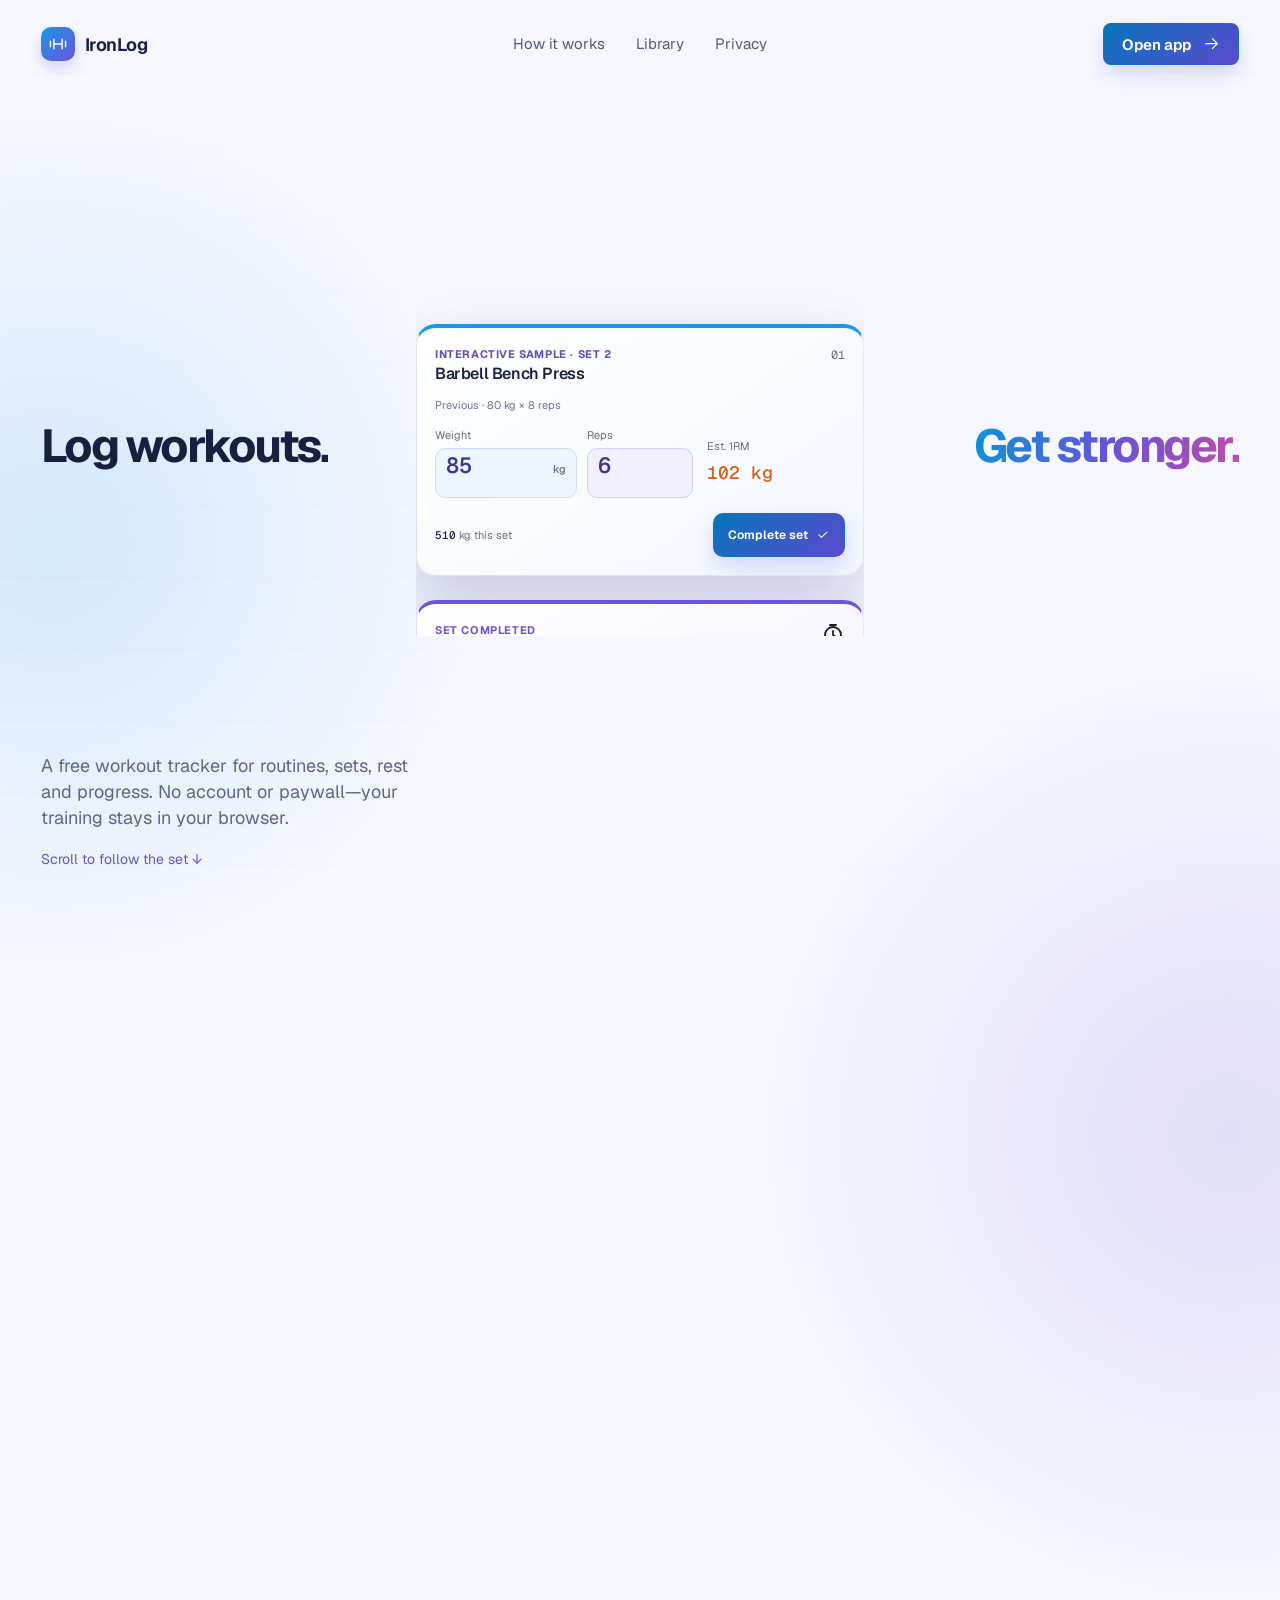
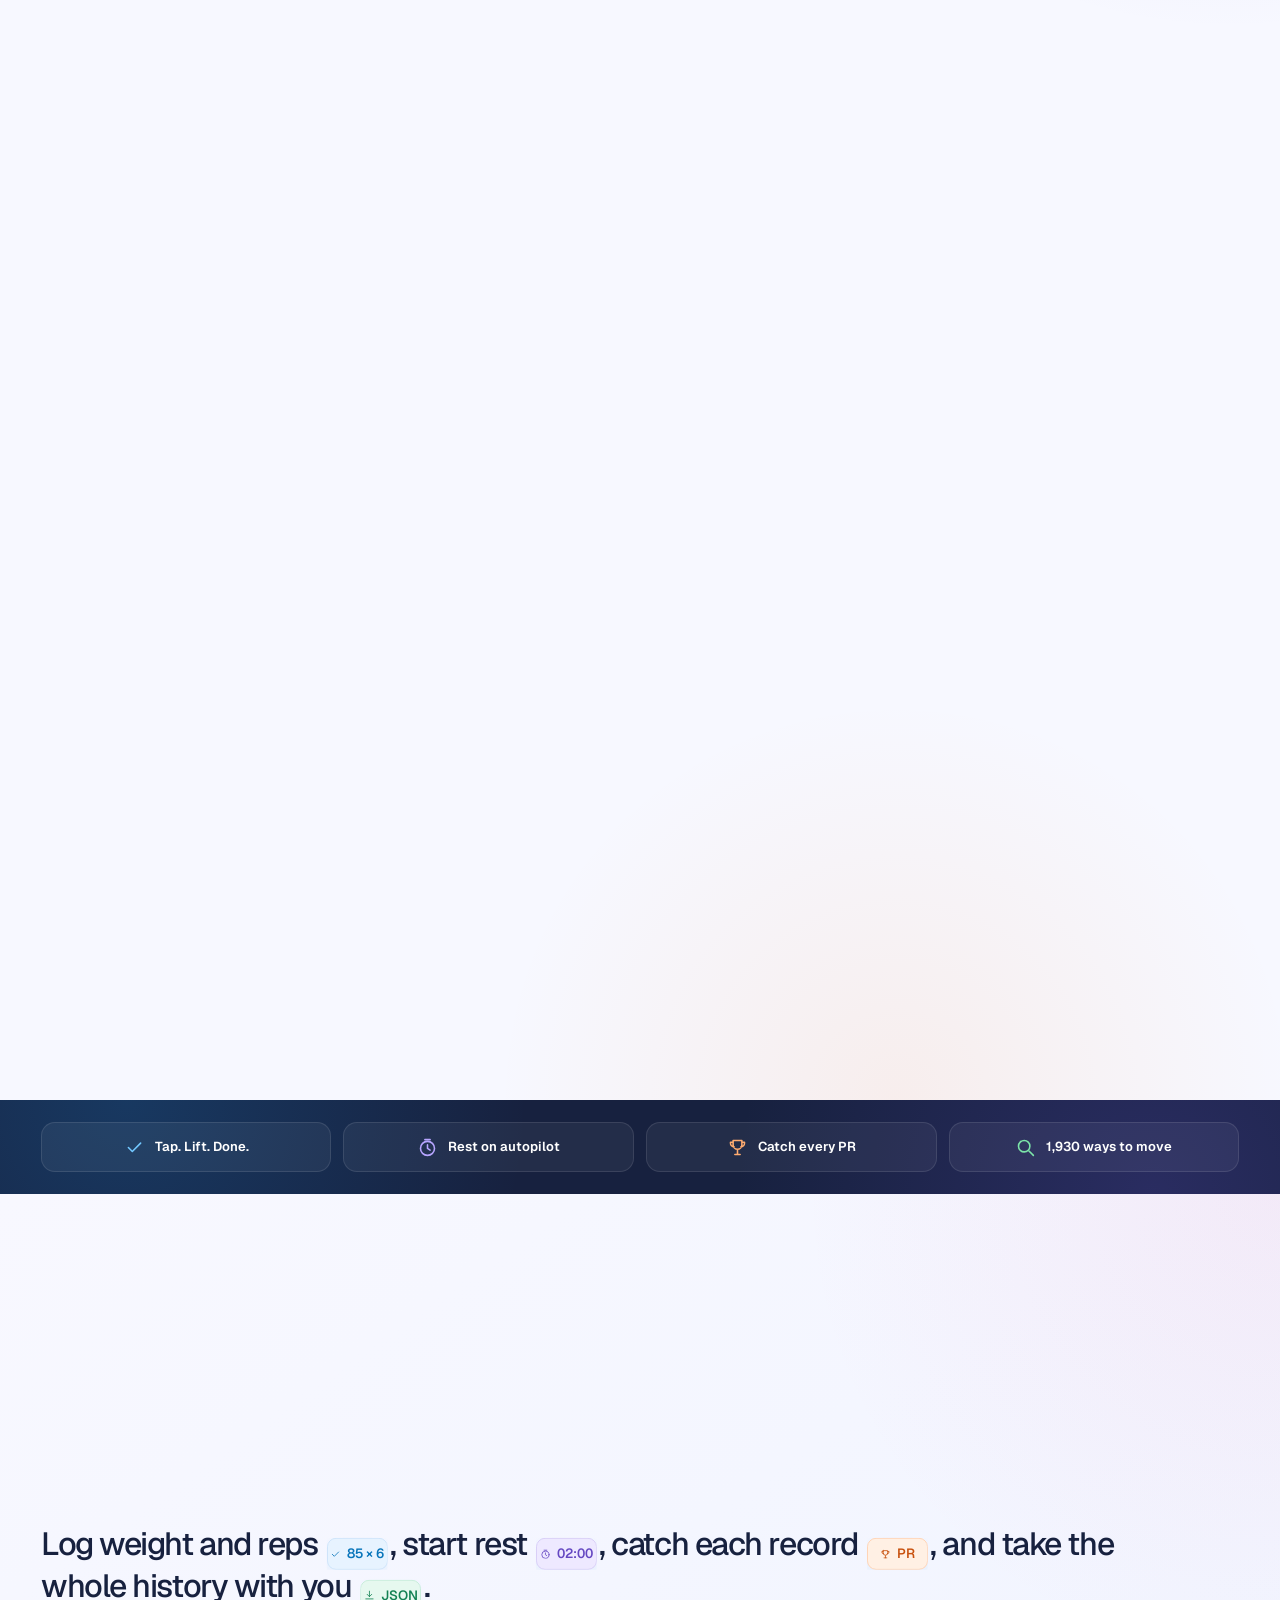
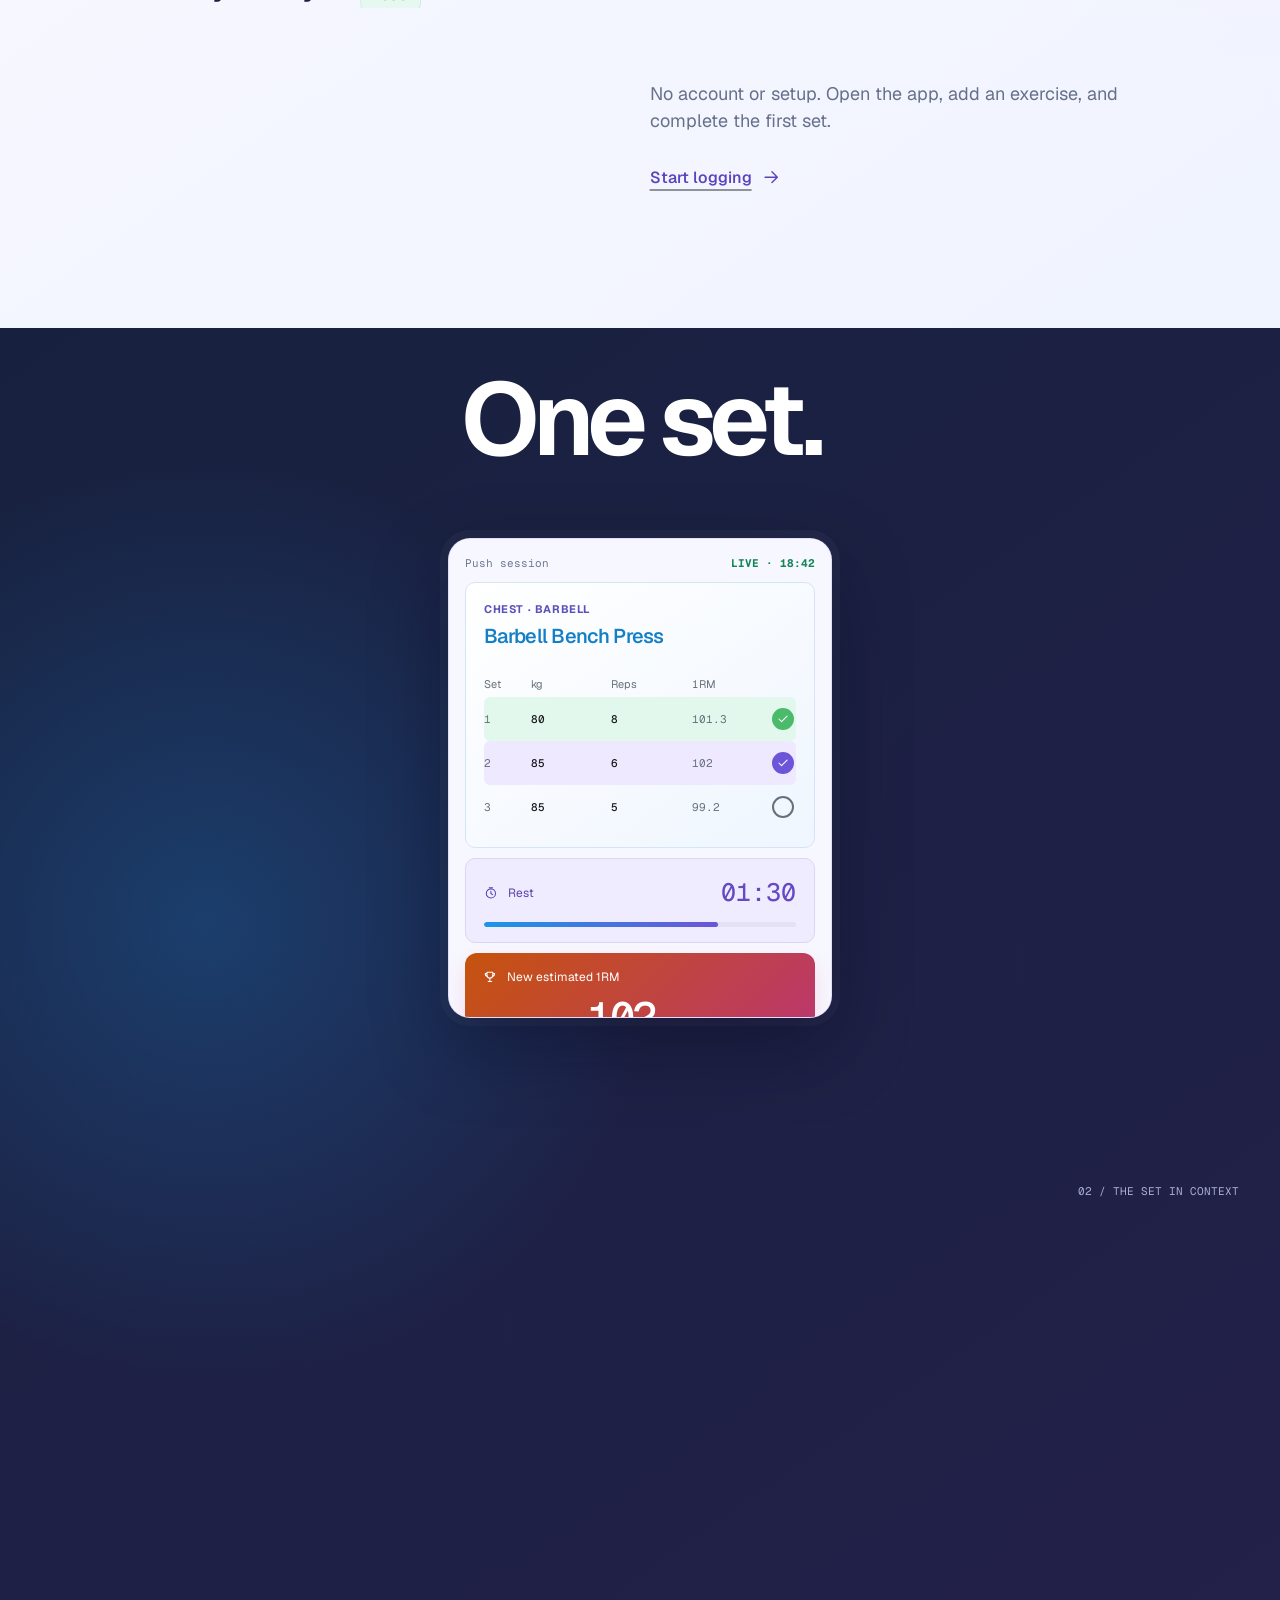
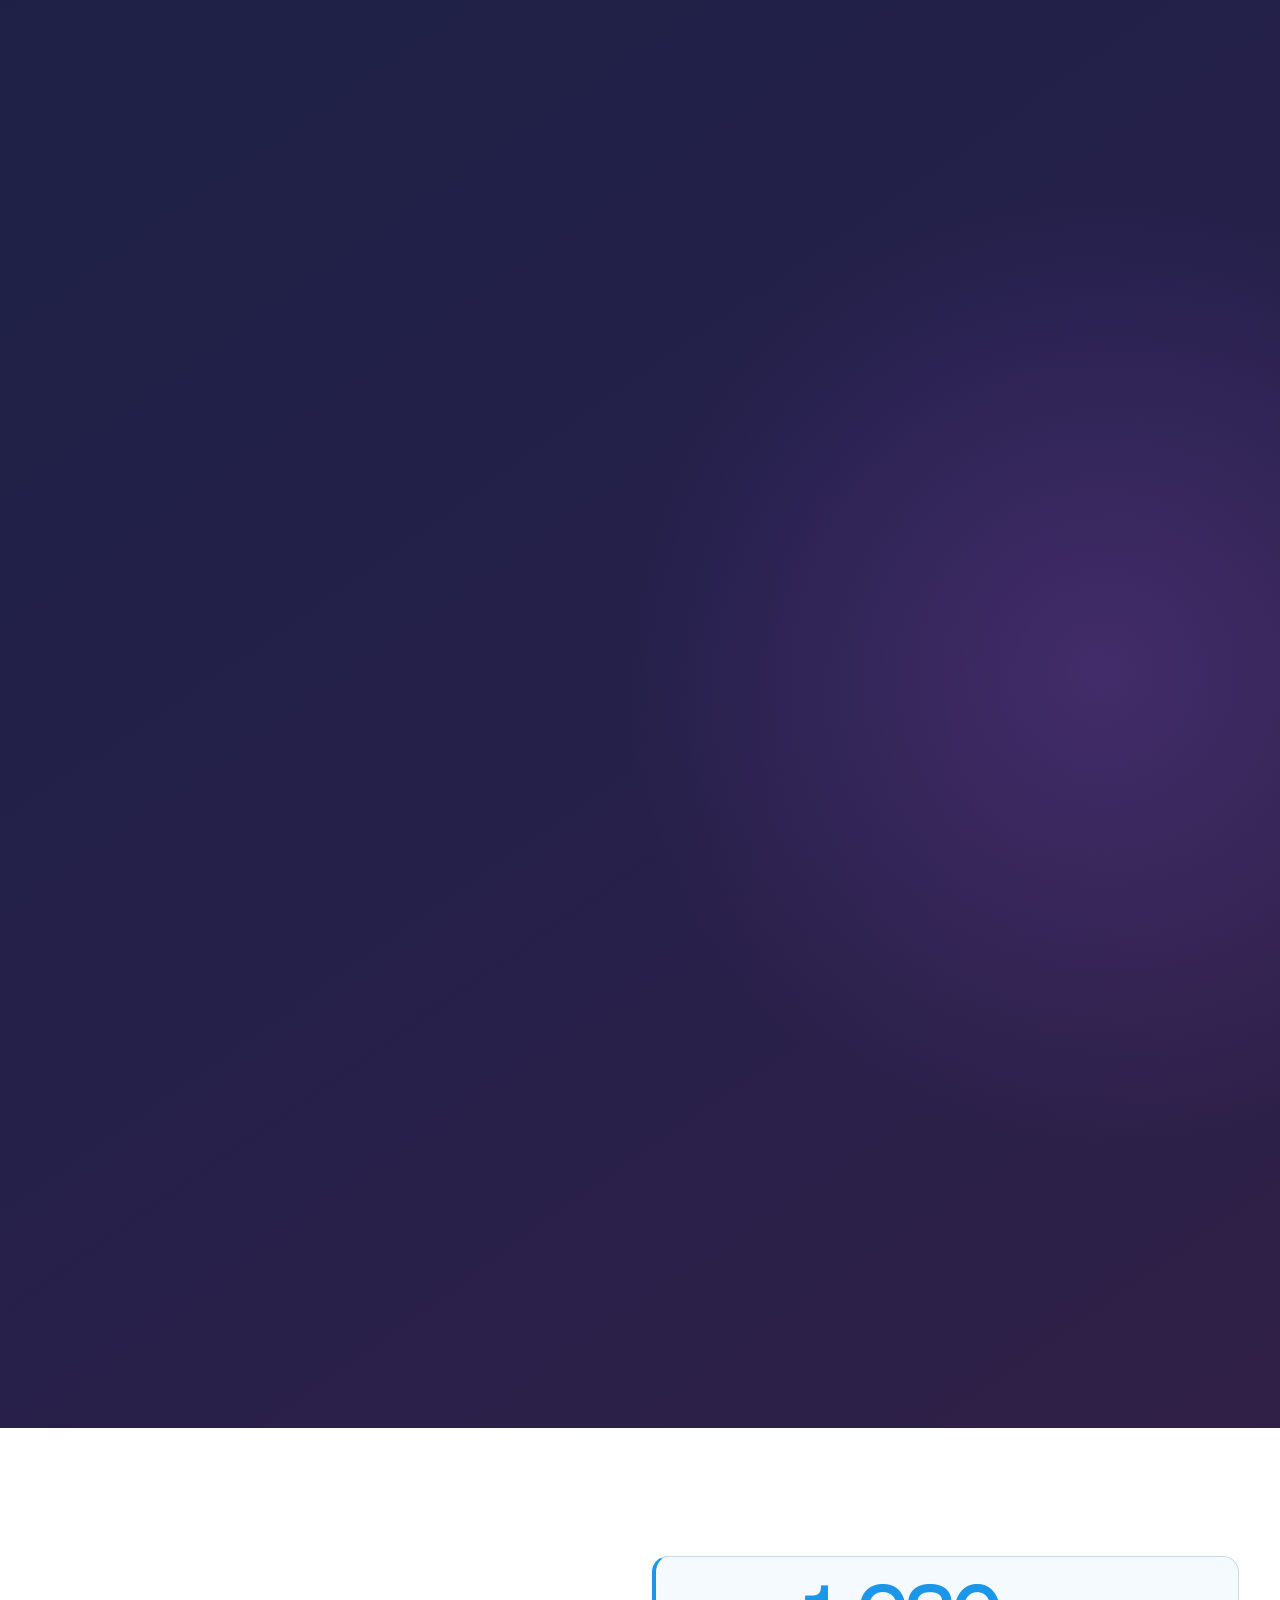
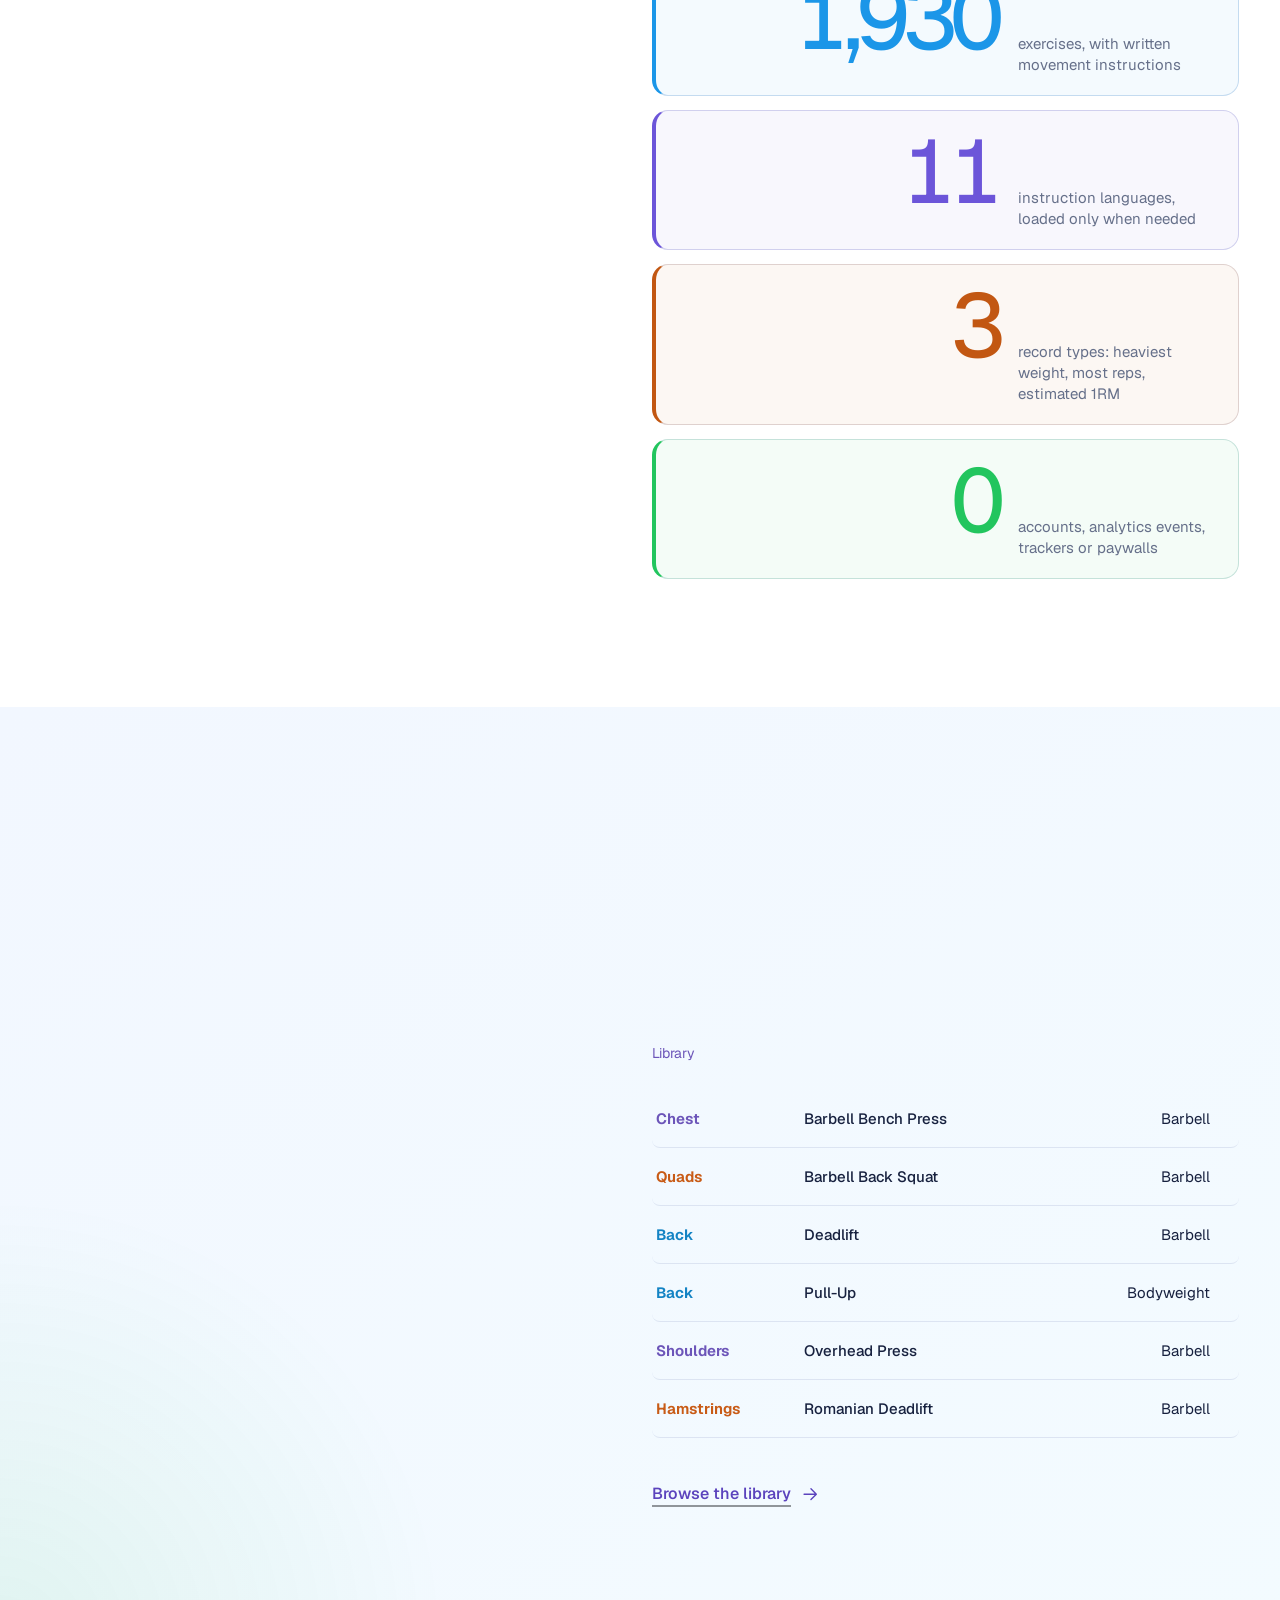
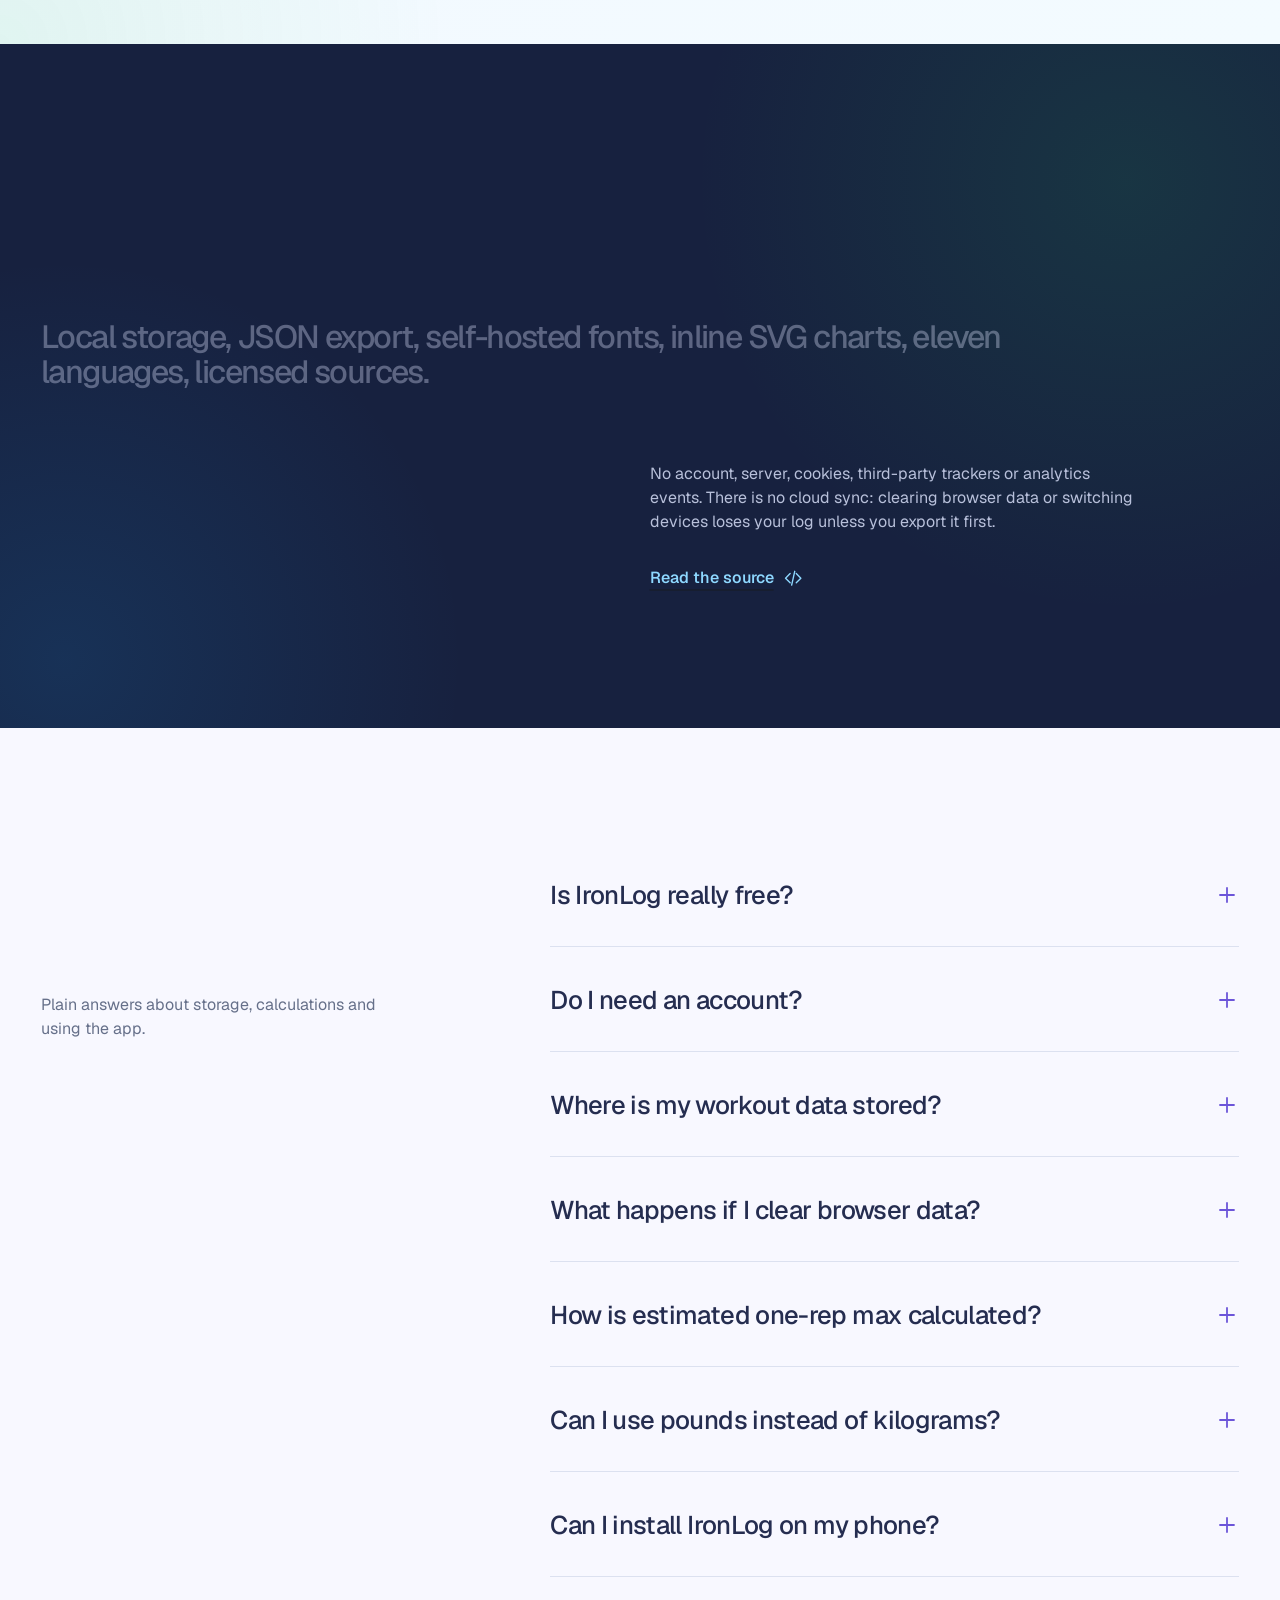
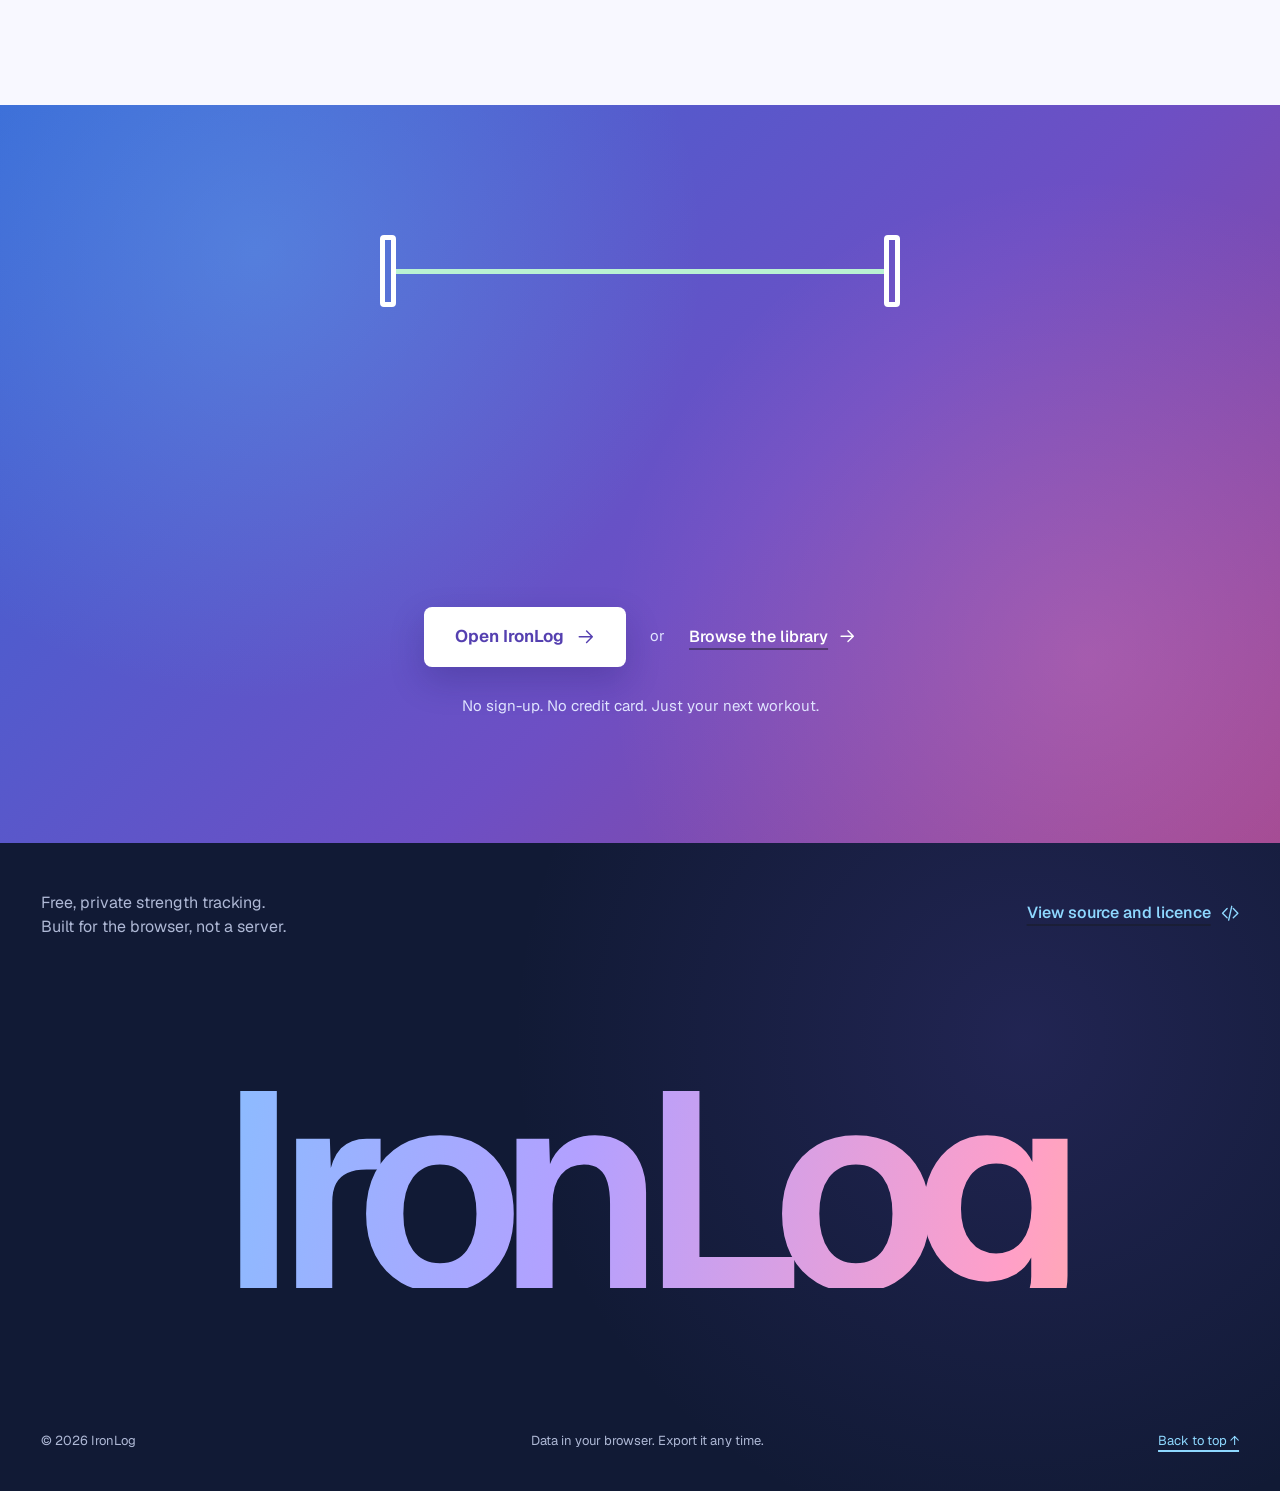
<file: index.html>
<!DOCTYPE html>
<html lang="en" class="no-js">
  <head>
    <meta charset="UTF-8" />
    <meta name="viewport" content="width=device-width, initial-scale=1" />
    <meta
      name="description"
      content="IronLog is a free, private strength-training log. Record weight and reps, start a rest timer, follow personal records and keep your data in your browser."
    />
    <meta name="theme-color" content="#1b96e8" />
    <meta property="og:title" content="IronLog — Log workouts. Get stronger." />
    <meta
      property="og:description"
      content="A private, offline-capable training log with 1,930 exercises and no account."
    />
    <meta property="og:type" content="website" />
    <meta property="og:image" content="./assets/img/og-cover.svg" />
    <title>IronLog — Log workouts. Get stronger.</title>
    <link rel="canonical" href="./" />
    <link rel="icon" href="./assets/img/logo.svg" type="image/svg+xml" />
    <link rel="apple-touch-icon" href="./assets/img/logo.svg" />
    <link rel="preload" href="fonts/Geist-Variable.woff2" as="font" type="font/woff2" crossorigin />
    <link rel="stylesheet" href="assets/css/landing.css" />
    <link rel="stylesheet" href="assets/css/vibrant-landing.css" />
    <script>
      document.documentElement.classList.remove("no-js");
      document.documentElement.classList.add("js");
      if (window.matchMedia("(prefers-reduced-motion: no-preference)").matches) {
        document.documentElement.classList.add("motion-ok");
      }
    </script>
    <script type="module" src="assets/js/landing.js"></script>
  </head>
  <body>
    <a class="skip-link" href="#main">Skip to content</a>

    <!-- One small, local icon family. Decorative instances are hidden from AT. -->
    <svg class="icon-defs" xmlns="http://www.w3.org/2000/svg" aria-hidden="true">
      <defs>
        <symbol id="i-arrow" viewBox="0 0 24 24">
          <path d="M4 12h15M13 5l7 7-7 7" />
        </symbol>
        <symbol id="i-check" viewBox="0 0 24 24">
          <path d="m5 12 4.5 4.5L19 7" />
        </symbol>
        <symbol id="i-plus" viewBox="0 0 24 24">
          <path d="M12 5v14M5 12h14" />
        </symbol>
        <symbol id="i-download" viewBox="0 0 24 24">
          <path d="M12 3v12m-5-5 5 5 5-5M4 20h16" />
        </symbol>
        <symbol id="i-timer" viewBox="0 0 24 24">
          <circle cx="12" cy="13" r="8" />
          <path d="M12 9v4l3 2M9 3h6" />
        </symbol>
        <symbol id="i-trophy" viewBox="0 0 24 24">
          <path d="M7 4h10v5a5 5 0 0 1-10 0V4ZM7 6H4v1a4 4 0 0 0 4 4m9-5h3v1a4 4 0 0 1-4 4M9 20h6m-3-5v5" />
        </symbol>
        <symbol id="i-search" viewBox="0 0 24 24">
          <circle cx="10.5" cy="10.5" r="6.5" />
          <path d="m16 16 5 5" />
        </symbol>
        <symbol id="i-code" viewBox="0 0 24 24">
          <path d="m8 6-6 6 6 6m8-12 6 6-6 6m-2-15-4 18" />
        </symbol>
      </defs>
    </svg>

    <main id="main">
      <!-- Scene 1: the product's own object, a set, moves through its three states. -->
      <section class="scene hero-scene is-rest" id="top" data-scene="ironlog-reel" aria-labelledby="hero-title">
        <div class="scene-stage">
          <nav class="masthead" aria-label="Main navigation">
            <a class="wordmark" href="#top" aria-label="IronLog home">
              <svg class="brand-icon" viewBox="0 0 32 32" aria-hidden="true">
                <path d="M5 12v8m5-11v14M22 9v14M27 12v8M10 16h12" />
              </svg>
              <span>IronLog</span>
            </a>
            <div class="nav-links">
              <a href="#how">How it works</a>
              <a href="#library">Library</a>
              <a href="#privacy">Privacy</a>
            </div>
            <a class="button button-small" href="app/">
              Open app
              <svg class="icon" aria-hidden="true"><use href="#i-arrow" /></svg>
            </a>
          </nav>

          <h1 class="hero-title" id="hero-title">
            <span class="hero-half hero-half-left"><span class="title-mask"><span>Log workouts.</span></span></span>
            <span class="hero-half hero-half-right"><span class="title-mask"><span>Get stronger.</span></span></span>
          </h1>

          <div class="hero-reel-mask">
            <div class="hero-reel-viewport" data-hero-viewport>
              <div class="hero-reel" data-hero-reel>
                <article class="reel-frame reel-set is-active" data-hero-frame="0" data-ui aria-label="Interactive sample set: 85 kilograms for 6 repetitions">
                  <header class="ui-head">
                    <div>
                      <span class="ui-kicker">Interactive sample · Set 2</span>
                      <h2>Barbell Bench Press</h2>
                    </div>
                    <span class="ui-step">01</span>
                  </header>
                  <p class="sample-previous">Previous · 80 kg × 8 reps</p>
                  <div class="sample-set-grid">
                    <label>
                      <span>Weight</span>
                      <span class="sample-input"><input id="sample-weight" type="number" value="85" min="1" max="500" step="0.5" inputmode="decimal" /> <b>kg</b></span>
                    </label>
                    <label>
                      <span>Reps</span>
                      <span class="sample-input"><input id="sample-reps" type="number" value="6" min="1" max="30" step="1" inputmode="numeric" /></span>
                    </label>
                    <span class="sample-orm"><span>Est. 1RM</span><strong data-sample-orm>102 kg</strong></span>
                  </div>
                  <footer class="ui-foot">
                    <span class="sample-volume"><b data-sample-volume>510</b> kg this set</span>
                    <button class="ui-action" type="button" data-complete-sample>
                      <span>Complete set</span>
                      <svg class="icon" aria-hidden="true"><use href="#i-check" /></svg>
                    </button>
                  </footer>
                  <span class="sample-pr" data-sample-pr>New estimated 1RM</span>
                  <span class="sr-only" aria-live="polite" data-sample-announcement></span>
                </article>

                <article class="reel-frame reel-rest" data-hero-frame="1" data-ui aria-label="Rest timer sample">
                  <header class="ui-head">
                    <div>
                      <span class="ui-kicker">Set completed</span>
                      <h2>Rest before the next one</h2>
                    </div>
                    <svg class="ui-head-icon icon" aria-hidden="true"><use href="#i-timer" /></svg>
                  </header>
                  <div class="rest-readout">
                    <span class="rest-value" data-rest-readout>01:30</span>
                    <span class="rest-caption">automatic rest</span>
                  </div>
                  <div class="rest-track" aria-hidden="true"><span data-rest-fill></span></div>
                  <p class="rest-next">Next · Set 3 · Barbell Bench Press</p>
                  <footer class="ui-foot rest-foot">
                    <span><b data-rest-volume>510 kg</b> added to volume</span>
                    <span>+15 s</span>
                  </footer>
                </article>

                <article class="reel-frame reel-progress" data-hero-frame="2" data-ui aria-label="Sample session volume chart">
                  <header class="ui-head">
                    <div>
                      <span class="ui-kicker">This session · 6 sets</span>
                      <h2>Progress you can read</h2>
                    </div>
                    <span class="pr-stamp"><svg class="icon" aria-hidden="true"><use href="#i-trophy" /></svg> PR</span>
                  </header>
                  <div class="progress-total"><strong data-roll="2423">2,423</strong><span>kg total volume</span></div>
                  <div class="sample-chart" role="img" aria-label="Six completed sets: 640, 510, 425, 320, 288 and 240 kilograms of volume">
                    <span style="--bar:100%"><i>640</i></span>
                    <span style="--bar:79.7%"><i>510</i></span>
                    <span style="--bar:66.4%"><i>425</i></span>
                    <span style="--bar:50%"><i>320</i></span>
                    <span style="--bar:45%"><i>288</i></span>
                    <span style="--bar:37.5%"><i>240</i></span>
                  </div>
                  <footer class="ui-foot">
                    <span>Heaviest, most reps, est. 1RM</span>
                    <span class="ui-step">03</span>
                  </footer>
                </article>
              </div>
            </div>
          </div>

          <div class="hero-support">
            <p>A free workout tracker for routines, sets, rest and progress. No account or paywall—your training stays in your browser.</p>
            <span>Scroll to follow the set <span aria-hidden="true">↓</span></span>
          </div>
        </div>
      </section>

      <section class="training-ribbon" aria-label="Everything for your next session">
        <div class="training-ribbon-inner">
          <span class="ribbon-item ribbon-blue"><svg class="icon" aria-hidden="true"><use href="#i-check" /></svg><b>Tap. Lift. Done.</b></span>
          <span class="ribbon-item ribbon-violet"><svg class="icon" aria-hidden="true"><use href="#i-timer" /></svg><b>Rest on autopilot</b></span>
          <span class="ribbon-item ribbon-orange"><svg class="icon" aria-hidden="true"><use href="#i-trophy" /></svg><b>Catch every PR</b></span>
          <span class="ribbon-item ribbon-green"><svg class="icon" aria-hidden="true"><use href="#i-search" /></svg><b>1,930 ways to move</b></span>
        </div>
      </section>

      <!-- A quiet reading section separates the two held scenes. -->
      <section class="features-section section-pad" id="how" aria-labelledby="features-title">
        <div class="section-grid">
          <h2 class="section-heading" id="features-title" data-reveal="wipe">Built for the work<br />between sets.</h2>
          <p class="feature-statement" data-reveal="write">
            Log weight and reps
            <span class="picture-word" data-ui aria-label="Completed set control"><svg class="icon" aria-hidden="true"><use href="#i-check" /></svg><b>85 × 6</b></span>,
            start rest
            <span class="picture-word" data-ui aria-label="Rest timer control"><svg class="icon" aria-hidden="true"><use href="#i-timer" /></svg><b>02:00</b></span>,
            catch each record
            <span class="picture-word picture-word-pr" data-ui aria-label="Personal record indicator"><svg class="icon" aria-hidden="true"><use href="#i-trophy" /></svg><b>PR</b></span>,
            and take the whole history with you
            <span class="picture-word" data-ui aria-label="JSON export control"><svg class="icon" aria-hidden="true"><use href="#i-download" /></svg><b>JSON</b></span>.
          </p>
          <div class="feature-support" data-reveal="line">
            <p>No account or setup. Open the app, add an exercise, and complete the first set.</p>
            <a class="text-link" href="app/">Start logging <svg class="icon" aria-hidden="true"><use href="#i-arrow" /></svg></a>
          </div>
        </div>
      </section>

      <!-- Scene 2: one real session interface, inspected at three distances. -->
      <section class="scene showcase-scene is-rest" id="one-set" data-scene="three-distances" aria-labelledby="showcase-title">
        <div class="scene-stage">
          <h2 class="showcase-title" id="showcase-title">
            <span class="showcase-title-top">One set.</span>
            <span class="showcase-title-bottom">Three signals.</span>
          </h2>
          <div class="showcase-frame" data-ui>
            <div class="showcase-ui" data-showcase-ui>
              <div class="session-topline"><span>Push session</span><span>LIVE · 18:42</span></div>
              <div class="session-exercise">
                <span class="ui-kicker">Chest · Barbell</span>
                <h3>Barbell Bench Press</h3>
                <div class="session-set session-set-head"><span>Set</span><span>kg</span><span>Reps</span><span>1RM</span><span></span></div>
                <div class="session-set is-done"><span>1</span><b>80</b><b>8</b><span>101.3</span><i><svg class="icon" aria-hidden="true"><use href="#i-check" /></svg></i></div>
                <div class="session-set is-current"><span>2</span><b>85</b><b>6</b><span>102</span><i><svg class="icon" aria-hidden="true"><use href="#i-check" /></svg></i></div>
                <div class="session-set"><span>3</span><b>85</b><b>5</b><span>99.2</span><i></i></div>
              </div>
              <div class="session-rest" data-showcase-rest>
                <svg class="icon" aria-hidden="true"><use href="#i-timer" /></svg>
                <span>Rest</span>
                <strong>01:30</strong>
                <div class="rest-track" aria-hidden="true"><span style="width:75%"></span></div>
              </div>
              <div class="session-record" data-showcase-record>
                <svg class="icon" aria-hidden="true"><use href="#i-trophy" /></svg>
                <span>New estimated 1RM</span>
                <strong>102 <small>kg</small></strong>
                <p>85 kg × 6 reps</p>
              </div>
              <div class="session-bottom"><span>3 sets</span><span>1,575 kg volume</span></div>
            </div>
          </div>
          <p class="showcase-caption">
            A completed set starts rest, updates volume, and checks the estimated one-rep max against earlier done sets. Here, 85 kg × 6 reps adds 510 kg and estimates 102 kg.
          </p>
          <span class="scene-count" aria-hidden="true">02 / THE SET IN CONTEXT</span>
        </div>
      </section>

      <section class="stats-section section-pad" aria-labelledby="stats-title">
        <div class="stats-layout">
          <h2 class="stats-heading" id="stats-title" data-reveal="wipe"><span>A serious tool.</span><br />Nothing to sell you.</h2>
          <div class="number-ledger" data-reveal="line">
            <div class="ledger-row">
              <span class="ledger-number" data-roll="1930">1,930</span>
              <p>exercises, with written movement instructions</p>
            </div>
            <div class="ledger-row">
              <span class="ledger-number" data-roll="11">11</span>
              <p>instruction languages, loaded only when needed</p>
            </div>
            <div class="ledger-row">
              <span class="ledger-number" data-roll="3">3</span>
              <p>record types: heaviest weight, most reps, estimated 1RM</p>
            </div>
            <div class="ledger-row">
              <span class="ledger-number">0</span>
              <p>accounts, analytics events, trackers or paywalls</p>
            </div>
          </div>
        </div>
      </section>

      <section class="library-section section-pad" id="library" aria-labelledby="library-title">
        <h2 class="library-heading" id="library-title" data-reveal="wipe">Find the right lift<br />at the rack.</h2>
        <div class="library-layout">
          <figure class="exercise-fragment" data-ui data-reveal="clip">
            <div class="exercise-fragment-head">
              <span class="search-faux"><svg class="icon" aria-hidden="true"><use href="#i-search" /></svg>bench press</span>
              <span>1,930 exercises</span>
            </div>
            <div class="movement-diagram" aria-hidden="true">
              <svg viewBox="0 0 320 240">
                <path class="diagram-rule" d="M25 190h270M45 44v164M275 44v164" />
                <path class="diagram-body" d="M96 140h128m-106-26 24 26h36l24-26M93 140l-28 42m162-42 28 42M142 140l-9 48m45-48 9 48" />
                <circle class="diagram-body" cx="160" cy="87" r="20" />
                <path class="diagram-bar" d="M57 105h206M73 88v34m-12-27v20M247 88v34m12-27v20" />
                <path class="diagram-path" d="M160 132V48" />
                <path class="diagram-arrow" d="m151 59 9-11 9 11" />
              </svg>
              <span>BAR PATH · PRESS</span>
            </div>
            <figcaption>
              <strong>Barbell Bench Press</strong>
              <span>Chest · Barbell</span>
              <p>Instructions, licensed stills and previous performance live beside the set controls.</p>
            </figcaption>
          </figure>
          <div class="exercise-table-wrap" data-reveal="line">
            <span class="table-name">Library</span>
            <div class="exercise-table" role="table" aria-label="Example exercises in the IronLog library">
              <a class="exercise-row" role="row" href="app/#/library"><span role="cell">Chest</span><strong role="cell">Barbell Bench Press</strong><span role="cell">Barbell <svg class="icon" aria-hidden="true"><use href="#i-arrow" /></svg></span></a>
              <a class="exercise-row" role="row" href="app/#/library"><span role="cell">Quads</span><strong role="cell">Barbell Back Squat</strong><span role="cell">Barbell <svg class="icon" aria-hidden="true"><use href="#i-arrow" /></svg></span></a>
              <a class="exercise-row" role="row" href="app/#/library"><span role="cell">Back</span><strong role="cell">Deadlift</strong><span role="cell">Barbell <svg class="icon" aria-hidden="true"><use href="#i-arrow" /></svg></span></a>
              <a class="exercise-row" role="row" href="app/#/library"><span role="cell">Back</span><strong role="cell">Pull-Up</strong><span role="cell">Bodyweight <svg class="icon" aria-hidden="true"><use href="#i-arrow" /></svg></span></a>
              <a class="exercise-row" role="row" href="app/#/library"><span role="cell">Shoulders</span><strong role="cell">Overhead Press</strong><span role="cell">Barbell <svg class="icon" aria-hidden="true"><use href="#i-arrow" /></svg></span></a>
              <a class="exercise-row" role="row" href="app/#/library"><span role="cell">Hamstrings</span><strong role="cell">Romanian Deadlift</strong><span role="cell">Barbell <svg class="icon" aria-hidden="true"><use href="#i-arrow" /></svg></span></a>
            </div>
            <a class="text-link library-link" href="app/#/library">Browse the library <svg class="icon" aria-hidden="true"><use href="#i-arrow" /></svg></a>
          </div>
        </div>
      </section>

      <section class="privacy-section section-pad" id="privacy" aria-labelledby="privacy-title">
        <div class="section-grid">
          <h2 class="section-heading" id="privacy-title" data-reveal="wipe">Your data stays yours.</h2>
          <p class="privacy-statement" data-word-cycle>
            <span>Local storage,</span>
            <span>JSON export,</span>
            <span>self-hosted fonts,</span>
            <span>inline SVG charts,</span>
            <span>eleven languages,</span>
            <span>licensed sources.</span>
          </p>
          <div class="privacy-proof" data-reveal="line">
            <p>No account, server, cookies, third-party trackers or analytics events. There is no cloud sync: clearing browser data or switching devices loses your log unless you export it first.</p>
            <a class="text-link" href="https://github.com/shogun-support-99/fitness">Read the source <svg class="icon" aria-hidden="true"><use href="#i-code" /></svg></a>
          </div>
        </div>
      </section>

      <section class="faq-section section-pad" aria-labelledby="faq-title">
        <div class="faq-layout">
          <div class="faq-intro">
            <h2 id="faq-title" data-reveal="wipe">Worth knowing.</h2>
            <p>Plain answers about storage, calculations and using the app.</p>
          </div>
          <div class="faq-list" data-reveal="line">
            <details>
              <summary><span>Is IronLog really free?</span><svg class="icon" aria-hidden="true"><use href="#i-plus" /></svg></summary>
              <div class="faq-answer"><p>Yes. There are no subscriptions, paid tiers, feature gates or in-app purchases. The project is open source under the MIT licence.</p></div>
            </details>
            <details>
              <summary><span>Do I need an account?</span><svg class="icon" aria-hidden="true"><use href="#i-plus" /></svg></summary>
              <div class="faq-answer"><p>No. There is no sign-up, login or password. Open the app and start logging immediately.</p></div>
            </details>
            <details>
              <summary><span>Where is my workout data stored?</span><svg class="icon" aria-hidden="true"><use href="#i-plus" /></svg></summary>
              <div class="faq-answer"><p>Workouts, custom exercises and settings are stored in your browser’s local storage. Nothing is sent to an IronLog server.</p></div>
            </details>
            <details>
              <summary><span>What happens if I clear browser data?</span><svg class="icon" aria-hidden="true"><use href="#i-plus" /></svg></summary>
              <div class="faq-answer"><p>Your locally stored log is erased. Export a JSON backup from Settings first if you want to keep it or move it to another browser.</p></div>
            </details>
            <details>
              <summary><span>How is estimated one-rep max calculated?</span><svg class="icon" aria-hidden="true"><use href="#i-plus" /></svg></summary>
              <div class="faq-answer"><p>IronLog uses the Epley formula: weight × (1 + reps ÷ 30). It is calculated only for completed sets with weight and at least one rep.</p></div>
            </details>
            <details>
              <summary><span>Can I use pounds instead of kilograms?</span><svg class="icon" aria-hidden="true"><use href="#i-plus" /></svg></summary>
              <div class="faq-answer"><p>Yes. Choose kg or lb in Settings. Your logged values and records follow that unit preference.</p></div>
            </details>
            <details>
              <summary><span>Can I install IronLog on my phone?</span><svg class="icon" aria-hidden="true"><use href="#i-plus" /></svg></summary>
              <div class="faq-answer"><p>Yes. IronLog includes a web app manifest and can be added to your home screen from a compatible browser. The app itself remains usable if the network drops after it has loaded.</p></div>
            </details>
          </div>
        </div>
      </section>

      <section class="final-cta" aria-labelledby="cta-title">
        <div class="cta-bar-path" aria-hidden="true">
          <span class="cta-plate cta-plate-left"></span>
          <span class="cta-bar-line"></span>
          <span class="cta-plate cta-plate-right"></span>
        </div>
        <h2 id="cta-title" data-reveal="wipe">Start your next workout.</h2>
        <div class="cta-actions">
          <a class="button button-large" href="app/">Open IronLog <svg class="icon" aria-hidden="true"><use href="#i-arrow" /></svg></a>
          <span>or</span>
          <a class="text-link" href="app/#/library">Browse the library <svg class="icon" aria-hidden="true"><use href="#i-arrow" /></svg></a>
        </div>
        <p>No sign-up. No credit card. Just your next workout.</p>
      </section>
    </main>

    <footer class="site-footer" aria-labelledby="footer-title">
      <div class="footer-top">
        <p>Free, private strength tracking.<br />Built for the browser, not a server.</p>
        <a class="text-link" href="https://github.com/shogun-support-99/fitness">View source and licence <svg class="icon" aria-hidden="true"><use href="#i-code" /></svg></a>
      </div>
      <h2 id="footer-title" class="footer-wordmark"><a href="#top" aria-label="Back to top">IronLog</a></h2>
      <div class="footer-bottom">
        <span>© 2026 IronLog</span>
        <span>Data in your browser. Export it any time.</span>
        <a href="#top">Back to top ↑</a>
      </div>
    </footer>
  </body>
</html>
</file>
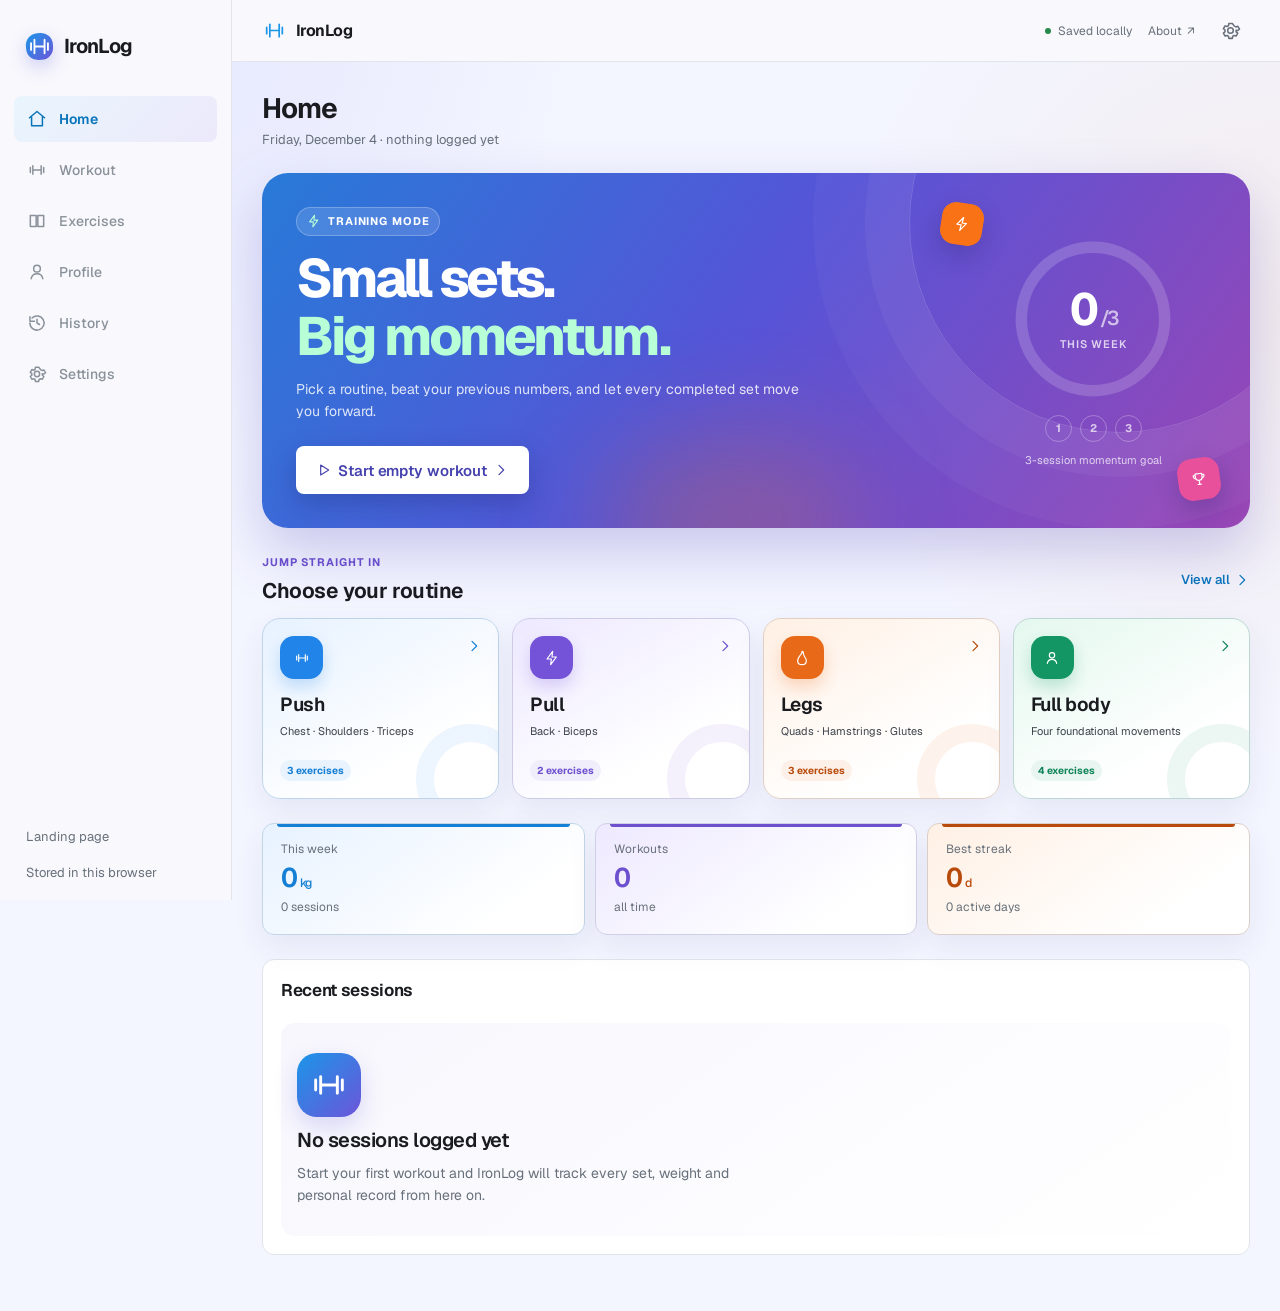
<file: app/index.html>
<!doctype html>
<html lang="en">
  <head>
    <meta charset="utf-8" />
    <meta name="viewport" content="width=device-width, initial-scale=1, viewport-fit=cover" />
    <title>IronLog — Strength training log</title>
    <meta
      name="description"
      content="IronLog is an offline-first strength training log. Track exercises, sets, volume, rest and personal records. No account, no server, no tracking."
    />
    <meta name="theme-color" content="#ffffff" media="(prefers-color-scheme: light)" />
    <meta name="theme-color" content="#111315" media="(prefers-color-scheme: dark)" />
    <link rel="canonical" href="./" />
    <link rel="manifest" href="./manifest.json" />
    <link rel="icon" href="../assets/img/logo.svg" type="image/svg+xml" />
    <link rel="apple-touch-icon" href="../assets/img/logo.svg" />

    <!-- Both faces are self-hosted under the SIL Open Font License, so the
         page makes no third-party request. Preloading keeps weights, reps and
         timers from shifting when the real faces arrive. -->
    <link rel="preload" href="../fonts/Geist-Variable.woff2" as="font" type="font/woff2" crossorigin />
    <link rel="preload" href="../fonts/GeistMono-Variable.woff2" as="font" type="font/woff2" crossorigin />
    <link rel="stylesheet" href="./css/app.css" />
    <link rel="stylesheet" href="./css/kinetic.css" />
    <link rel="stylesheet" href="./css/vibrant.css" />
    <script>
      // Apply the saved appearance before first paint. New logs use the bright,
      // blue-accented product theme; existing light/dark preferences remain intact.
      try {
        const saved = JSON.parse(localStorage.getItem("ironlog.v1") || "null");
        const theme = saved?.settings?.theme || "light";
        if (theme === "light" || theme === "dark") document.documentElement.dataset.theme = theme;
      } catch {
        document.documentElement.dataset.theme = "light";
      }
    </script>
    <script type="module" src="./js/main.js" defer></script>
  </head>
  <body>
    <a class="skip-link" href="#view-outlet">Skip to content</a>

    <div class="shell">
      <aside class="sidebar" aria-label="Primary">
        <a class="brand" href="#/home" aria-label="IronLog home">
          <span class="brand-mark" aria-hidden="true">
            <svg viewBox="0 0 32 32" fill="none" stroke="currentColor" stroke-width="2.2" stroke-linecap="round">
              <path d="M6 12v8M10 8v16M22 8v16M26 12v8M10 16h12" />
            </svg>
          </span>
          <span class="brand-name">IronLog</span>
        </a>

        <nav class="nav">
          <span class="nav-active-line" aria-hidden="true"></span>
          <a class="nav-item" data-route="home" href="#/home" aria-label="Home">
            <span class="nav-icon" aria-hidden="true">
              <svg class="icon" viewBox="0 0 24 24"><path d="M3 10.5 12 3l9 7.5M5.5 9.5V20h13V9.5" /></svg>
            </span>
            Home
          </a>
          <a class="nav-item" data-route="workout" href="#/workout" aria-label="Workout">
            <span class="nav-icon" aria-hidden="true">
              <svg class="icon" viewBox="0 0 24 24"><path d="M4 9v6M7 7v10M17 7v10M20 9v6M7 12h10" /></svg>
            </span>
            Workout
          </a>
          <a class="nav-item" data-route="library" href="#/library" aria-label="Exercises">
            <span class="nav-icon" aria-hidden="true">
              <svg class="icon" viewBox="0 0 24 24"><path d="M4 5.5h7v13H4zM13 5.5h7v13h-7z" /></svg>
            </span>
            Exercises
          </a>
          <a class="nav-item" data-route="stats" href="#/stats" aria-label="Profile">
            <span class="nav-icon" aria-hidden="true">
              <svg class="icon" viewBox="0 0 24 24"><path d="M12 12a4 4 0 1 0 0-8 4 4 0 0 0 0 8Zm-7 8c.7-4 3.1-6 7-6s6.3 2 7 6" /></svg>
            </span>
            Profile
          </a>
          <a class="nav-item nav-item-secondary" data-route="history" href="#/history" aria-label="History">
            <span class="nav-icon" aria-hidden="true">
              <svg class="icon" viewBox="0 0 24 24"><path d="M3.5 12a8.5 8.5 0 1 0 2.6-6.1M3.5 4.5V10h5.5M12 7.5V12l3 1.8" /></svg>
            </span>
            History
          </a>
          <a class="nav-item nav-item-secondary" data-route="settings" href="#/settings" aria-label="Settings">
            <span class="nav-icon" aria-hidden="true">
              <svg class="icon" viewBox="0 0 24 24"><path d="M12 15.2a3.2 3.2 0 1 0 0-6.4 3.2 3.2 0 0 0 0 6.4Zm8.4-3.2 1.9-1.5-1.9-3.3-2.3.7a7.6 7.6 0 0 0-1.6-.9L14.1 4h-4l-.4 2.5c-.6.2-1.1.5-1.6.9l-2.3-.7-1.9 3.3 1.9 1.5a7.9 7.9 0 0 0 0 1.8L3.9 15l1.9 3.3 2.3-.7c.5.4 1 .7 1.6.9l.4 2.5h4l.4-2.5c.6-.2 1.1-.5 1.6-.9l2.3.7 1.9-3.3-1.9-1.5a7.9 7.9 0 0 0 0-1.8Z" /></svg>
            </span>
            Settings
          </a>
        </nav>

        <div class="sidebar-foot">
          <a class="link-muted" href="../" aria-label="Landing page">Landing page</a>
          <p class="storage-note">Stored in this browser</p>
        </div>
      </aside>

      <div class="workspace">
        <header class="app-topbar">
          <a class="topbar-context" href="#/home" aria-label="IronLog home">
            <svg class="topbar-mark" viewBox="0 0 32 32" aria-hidden="true">
              <path d="M6 12v8M10 8v16M22 8v16M26 12v8M10 16h12" />
            </svg>
            <span>IronLog</span>
          </a>
          <div class="topbar-actions">
            <span class="local-status"><span aria-hidden="true"></span>Saved locally</span>
            <a class="topbar-about" href="../">About <span aria-hidden="true">↗</span></a>
            <a class="topbar-settings" href="#/settings" aria-label="Open settings">
              <svg class="icon" viewBox="0 0 24 24" aria-hidden="true"><path d="M12 15.2a3.2 3.2 0 1 0 0-6.4 3.2 3.2 0 0 0 0 6.4Zm8.4-3.2 1.9-1.5-1.9-3.3-2.3.7a7.6 7.6 0 0 0-1.6-.9L14.1 4h-4l-.4 2.5c-.6.2-1.1.5-1.6.9l-2.3-.7-1.9 3.3 1.9 1.5a7.9 7.9 0 0 0 0 1.8L3.9 15l1.9 3.3 2.3-.7c.5.4 1 .7 1.6.9l.4 2.5h4l.4-2.5c.6-.2 1.1-.5 1.6-.9l2.3.7 1.9-3.3-1.9-1.5a7.9 7.9 0 0 0 0-1.8Z" /></svg>
            </a>
          </div>
        </header>
        <main class="main" id="view-outlet" tabindex="-1"></main>
      </div>

    </div>

    <div id="toast-host" aria-live="polite"></div>

    <!--
      Celebration announcer. The stamp and ray burst in motion.js are visual;
      this is the same event for assistive tech. Polite, not assertive: a new
      personal record is worth interrupting a rest timer for, not worth
      interrupting a screen reader mid-word.
    -->
    <div id="ironlog-live" class="sr-only" role="status" aria-live="polite" aria-atomic="true"></div>
  </body>
</html>
</file>
<file: assets/css/landing.css>
/* ==========================================================================
   IronLog — bright training product / interactive Hevy-inspired composition

   Cool-white space, crisp blue actions and working product surfaces carry the
   page. Two held scenes preserve the authored motion while the visual language
   matches the app: simple cards, thin rules, blue progress and green set ticks.
   ========================================================================== */

@font-face {
  font-family: "Geist";
  src: url("../../fonts/Geist-Variable.woff2") format("woff2");
  font-weight: 100 900;
  font-style: normal;
  font-display: swap;
}

@font-face {
  font-family: "Geist Mono";
  src: url("../../fonts/GeistMono-Variable.woff2") format("woff2");
  font-weight: 100 900;
  font-style: normal;
  font-display: swap;
}

:root {
  --bg: #ffffff;
  --surface: #f4f6f8;
  --ink: #191b1f;
  --muted: #68717b;
  --soft: #96a0aa;
  --action: #1b96e8;
  --action-ink: #ffffff;
  --dark-ink: #101214;
  --done: #4bbb6b;
  --rule: 1px;
  --gutter: clamp(18px, 3.2vw, 48px);
  --section-space: clamp(88px, 10vw, 152px);
  --radius: 12px;
  --font: "Geist", ui-sans-serif, system-ui, -apple-system, "Segoe UI", sans-serif;
  --mono: "Geist Mono", ui-monospace, SFMono-Regular, Menlo, monospace;
  --ease-out: cubic-bezier(0.16, 1, 0.3, 1);
  --ease-in-out: cubic-bezier(0.76, 0, 0.24, 1);
  --ease-spring: cubic-bezier(0.2, 1.4, 0.4, 1);
  color-scheme: light;
}

*,
*::before,
*::after {
  box-sizing: border-box;
}

html {
  margin: 0;
  background: var(--bg);
  scroll-behavior: smooth;
  scroll-padding-top: 24px;
}

body {
  margin: 0;
  min-width: 320px;
  overflow-x: clip;
  background: var(--bg);
  color: var(--ink);
  font-family: var(--font);
  font-size: 17px;
  line-height: 1.5;
  font-feature-settings: "cv01" 1;
  -webkit-font-smoothing: antialiased;
  text-rendering: optimizeLegibility;
}

::selection {
  background: var(--action);
  color: var(--action-ink);
}

button,
input {
  font: inherit;
}

button,
a {
  -webkit-tap-highlight-color: transparent;
}

a {
  color: inherit;
  text-decoration: none;
}

button {
  color: inherit;
}

:focus-visible {
  outline: 3px solid var(--action);
  outline-offset: 5px;
}

p,
h1,
h2,
h3,
figure {
  margin: 0;
}

svg {
  display: block;
}

.icon-defs {
  position: absolute;
  width: 0;
  height: 0;
  overflow: hidden;
}

.icon {
  width: 1.15em;
  height: 1.15em;
  flex: 0 0 auto;
  fill: none;
  stroke: currentColor;
  stroke-width: 1.8;
  stroke-linecap: round;
  stroke-linejoin: round;
}

.sr-only {
  position: absolute;
  width: 1px;
  height: 1px;
  padding: 0;
  margin: -1px;
  overflow: hidden;
  clip: rect(0, 0, 0, 0);
  white-space: nowrap;
  border: 0;
}

.skip-link {
  position: fixed;
  z-index: 100;
  top: 12px;
  left: 12px;
  padding: 12px 18px;
  background: var(--action);
  color: var(--action-ink);
  border-radius: var(--radius);
  transform: translateY(-180%);
  transition: transform 180ms var(--ease-out);
}

.skip-link:focus {
  transform: translateY(0);
}

.section-pad {
  padding: var(--section-space) var(--gutter);
}

.section-grid {
  display: grid;
  grid-template-columns: repeat(12, minmax(0, 1fr));
  column-gap: clamp(12px, 1.5vw, 24px);
  max-width: 1600px;
  margin: 0 auto;
}

.section-heading {
  grid-column: 1 / -1;
  margin-bottom: clamp(56px, 7vw, 104px);
  font-size: clamp(40px, 4.5vw, 68px);
  font-weight: 500;
  letter-spacing: -0.055em;
  line-height: 0.98;
  text-wrap: balance;
}

.button {
  display: inline-flex;
  align-items: center;
  justify-content: center;
  gap: 12px;
  min-height: 48px;
  padding: 0 22px;
  border: 2px solid var(--action);
  border-radius: var(--radius);
  background: var(--action);
  color: var(--action-ink);
  font-size: 15px;
  font-weight: 650;
  line-height: 1;
  transition:
    transform 150ms var(--ease-spring),
    background-color 150ms ease,
    color 150ms ease;
}

.button:hover {
  background: transparent;
  color: var(--action);
}

.button:active {
  transform: scale(0.965);
  transition-duration: 70ms;
}

.button-small {
  min-height: 42px;
  padding-inline: 18px;
}

.button-large {
  min-height: 60px;
  padding-inline: 30px;
  font-size: 17px;
}

.text-link {
  position: relative;
  display: inline-flex;
  align-items: center;
  gap: 10px;
  width: fit-content;
  min-height: 44px;
  font-size: 16px;
  font-weight: 550;
  text-decoration: underline;
  text-decoration-thickness: 2px;
  text-underline-offset: 6px;
  text-decoration-color: color-mix(in srgb, var(--ink) 45%, transparent);
  transition: color 150ms ease;
}

.text-link .icon {
  transition: transform 220ms var(--ease-out);
}

.text-link:hover {
  color: var(--action);
}

.text-link:hover .icon {
  transform: translateX(5px);
}

/* ── Scene 1: sentence split by a working product reel ─────────────────── */

.scene {
  position: relative;
}

.hero-scene {
  --hold: 2;
  background: var(--bg);
}

.hero-scene > .scene-stage {
  position: relative;
  min-height: 100svh;
  padding: 28px var(--gutter) 48px;
}

.masthead {
  position: relative;
  z-index: 10;
  display: grid;
  grid-template-columns: 1fr auto 1fr;
  align-items: center;
  gap: 24px;
}

.wordmark {
  display: inline-flex;
  align-items: center;
  gap: 10px;
  width: fit-content;
  min-height: 44px;
  font-size: 18px;
  font-weight: 650;
  letter-spacing: -0.03em;
}

.brand-icon {
  width: 28px;
  height: 28px;
  fill: none;
  stroke: currentColor;
  stroke-width: 2;
  stroke-linecap: square;
}

.nav-links {
  display: flex;
  align-items: center;
  gap: clamp(20px, 2.4vw, 38px);
  font-size: 15px;
}

.nav-links a {
  display: inline-flex;
  align-items: center;
  min-height: 44px;
  text-decoration: underline;
  text-decoration-color: transparent;
  text-decoration-thickness: 2px;
  text-underline-offset: 6px;
  transition: text-decoration-color 150ms ease;
}

.nav-links a:hover {
  text-decoration-color: currentColor;
}

.masthead > .button {
  justify-self: end;
}

.hero-title {
  position: relative;
  z-index: 3;
  margin: clamp(64px, 9vw, 130px) 0 56px;
  font-size: clamp(40px, 3.6vw, 60px);
  font-weight: 500;
  letter-spacing: -0.055em;
  line-height: 1.02;
}

.hero-half {
  display: block;
}

.hero-half-right {
  text-align: right;
}

.title-mask {
  display: inline-block;
  overflow: hidden;
  padding: 0.08em 0 0.12em;
  margin: -0.08em 0 -0.12em;
}

.title-mask > span {
  display: inline-block;
}

.hero-reel-mask {
  position: relative;
  z-index: 4;
  width: min(900px, 100%);
  margin: 0 auto;
}

.hero-reel-viewport {
  position: relative;
  width: 100%;
}

.hero-reel {
  display: grid;
  gap: 24px;
}

.reel-frame {
  position: relative;
  display: flex;
  flex-direction: column;
  gap: 14px;
  min-height: 280px;
  padding: clamp(14px, 1.4vw, 20px);
  overflow: hidden;
  border: 2px solid color-mix(in srgb, var(--surface) 82%, var(--muted));
  border-radius: var(--radius);
  background: var(--surface);
  color: var(--ink);
  font-size: 13px;
}

.ui-head,
.ui-foot {
  display: flex;
  align-items: center;
  justify-content: space-between;
  gap: 12px;
}

.ui-head {
  align-items: flex-start;
}

.ui-head h2 {
  margin-top: 3px;
  font-size: clamp(15px, 1.25vw, 19px);
  font-weight: 580;
  letter-spacing: -0.025em;
  line-height: 1.15;
}

.ui-kicker {
  display: block;
  color: var(--muted);
  font-size: 11px;
  font-weight: 500;
  letter-spacing: 0.02em;
}

.ui-step {
  color: var(--muted);
  font-family: var(--mono);
  font-size: 12px;
  font-variant-numeric: tabular-nums;
}

.ui-head-icon {
  width: 24px;
  height: 24px;
}

.sample-previous,
.rest-next {
  color: var(--muted);
  font-size: 11px;
  line-height: 1.3;
}

.sample-set-grid {
  display: grid;
  grid-template-columns: 1fr 0.75fr 1fr;
  gap: 10px;
  margin-top: auto;
}

.sample-set-grid > label,
.sample-orm {
  display: flex;
  flex-direction: column;
  gap: 5px;
  min-width: 0;
  color: var(--muted);
  font-size: 11px;
}

.sample-input {
  display: flex;
  align-items: baseline;
  gap: 4px;
  height: 50px;
  padding: 0 10px;
  border: 2px solid color-mix(in srgb, var(--muted) 55%, transparent);
  border-radius: var(--radius);
  background: var(--bg);
  color: var(--ink);
}

.sample-input input {
  width: 100%;
  min-width: 0;
  padding: 0;
  border: 0;
  outline: 0;
  background: transparent;
  color: var(--ink);
  font-family: var(--mono);
  font-size: 22px;
  font-weight: 550;
  font-variant-numeric: tabular-nums;
  appearance: textfield;
}

.sample-input input::-webkit-inner-spin-button,
.sample-input input::-webkit-outer-spin-button {
  appearance: none;
}

.sample-input:focus-within {
  border-color: var(--action);
}

.sample-input b {
  font-size: 11px;
  font-weight: 500;
  color: var(--muted);
}

.sample-orm {
  justify-content: center;
  padding-left: 4px;
}

.sample-orm strong {
  color: var(--ink);
  font-family: var(--mono);
  font-size: clamp(16px, 1.4vw, 21px);
  font-weight: 500;
  font-variant-numeric: tabular-nums;
  white-space: nowrap;
}

.ui-foot {
  margin-top: auto;
  color: var(--muted);
  font-size: 11px;
}

.sample-volume b,
.rest-foot b {
  color: var(--ink);
  font-family: var(--mono);
  font-weight: 500;
  font-variant-numeric: tabular-nums;
}

.ui-action {
  display: inline-flex;
  align-items: center;
  justify-content: center;
  gap: 8px;
  min-height: 44px;
  padding: 0 14px;
  border: 2px solid var(--action);
  border-radius: var(--radius);
  background: var(--action);
  color: var(--action-ink);
  font-size: 12px;
  font-weight: 650;
  cursor: pointer;
  transition: transform 150ms var(--ease-spring);
}

.ui-action:hover {
  transform: translateY(-2px);
}

.ui-action:active {
  transform: scale(0.96);
}

.ui-action .icon path {
  stroke-dasharray: 26;
}

.reel-set.is-complete .ui-action .icon path {
  animation: draw-check 360ms var(--ease-out) both;
}

.sample-pr {
  position: absolute;
  inset: 50% auto auto 50%;
  padding: 8px 12px;
  border: 2px solid var(--action-ink);
  border-radius: var(--radius);
  background: var(--action);
  color: var(--action-ink);
  font-size: 12px;
  font-weight: 650;
  opacity: 0;
  pointer-events: none;
  transform: translate(-50%, -50%) scale(1.7) rotate(-5deg);
}

.reel-set.is-complete .sample-pr {
  animation: stamp-pr 900ms var(--ease-out) both;
}

.rest-readout {
  display: flex;
  flex: 1;
  flex-direction: column;
  align-items: center;
  justify-content: center;
  min-height: 90px;
}

.rest-value {
  font-family: var(--mono);
  font-size: clamp(38px, 4vw, 56px);
  font-weight: 400;
  letter-spacing: -0.06em;
  line-height: 1;
  font-variant-numeric: tabular-nums;
}

.rest-caption {
  margin-top: 8px;
  color: var(--muted);
  font-size: 11px;
}

.rest-track {
  height: 5px;
  overflow: hidden;
  background: color-mix(in srgb, var(--muted) 24%, transparent);
}

.rest-track > span {
  display: block;
  width: 100%;
  height: 100%;
  background: var(--ink);
  transform-origin: left center;
  transition: width 900ms linear;
}

.rest-next {
  margin-top: 2px;
}

.rest-foot {
  margin-top: 0;
}

.pr-stamp {
  display: inline-flex;
  align-items: center;
  gap: 5px;
  padding: 4px 7px;
  background: var(--action);
  color: var(--action-ink);
  font-size: 11px;
  font-weight: 700;
}

.progress-total {
  display: flex;
  align-items: baseline;
  gap: 8px;
}

.progress-total strong {
  font-family: var(--mono);
  font-size: clamp(30px, 3vw, 44px);
  font-weight: 450;
  letter-spacing: -0.06em;
  line-height: 1;
  font-variant-numeric: tabular-nums;
}

.progress-total span {
  color: var(--muted);
  font-size: 11px;
}

.sample-chart {
  display: flex;
  flex: 1;
  align-items: flex-end;
  gap: clamp(5px, 0.7vw, 10px);
  min-height: 68px;
  padding-top: 12px;
}

.sample-chart > span {
  position: relative;
  flex: 1;
  height: var(--bar);
  min-height: 5px;
  background: var(--muted);
  transform-origin: bottom center;
}

.sample-chart > span:nth-child(2) {
  background: var(--action);
}

.sample-chart i {
  position: absolute;
  top: -15px;
  left: 50%;
  color: var(--muted);
  font-family: var(--mono);
  font-size: 11px;
  font-style: normal;
  transform: translateX(-50%);
}

.hero-support {
  position: relative;
  z-index: 5;
  max-width: 370px;
  margin-top: 56px;
}

.hero-support p {
  font-size: 18px;
  line-height: 1.45;
  text-wrap: pretty;
}

.hero-support > span {
  display: block;
  margin-top: 18px;
  color: var(--muted);
  font-size: 14px;
}

/* The held composition is only applied by JS when motion is welcome. */
.hero-scene.is-live {
  height: 300svh;
}

.hero-scene.is-live > .scene-stage {
  position: sticky;
  top: 0;
  height: 100svh;
  min-height: 600px;
  padding: 0;
  overflow: hidden;
}

.hero-scene.is-live .masthead {
  position: absolute;
  inset: 22px var(--gutter) auto;
}

.hero-scene.is-live .hero-title {
  position: absolute;
  inset: 0;
  margin: 0;
  pointer-events: none;
}

.hero-scene.is-live .hero-half {
  position: absolute;
  top: 50%;
  width: calc((100% - 35vw) / 2 - var(--gutter));
  transform: translateY(-50%);
}

.hero-scene.is-live .hero-half-left {
  left: var(--gutter);
  text-align: left;
}

.hero-scene.is-live .hero-half-right {
  right: var(--gutter);
  text-align: right;
}

.hero-scene.is-live .hero-reel-mask {
  --frame-w: 35vw;
  --frame-h: calc(var(--frame-w) * 9 / 16);
  position: absolute;
  top: 50%;
  left: 50%;
  width: var(--frame-w);
  height: calc(var(--frame-h) + 120px);
  margin: 0;
  overflow: hidden;
  transform: translate(-50%, -50%);
}

.hero-scene.is-live .hero-reel-viewport {
  position: absolute;
  top: 60px;
  left: 0;
  width: 100%;
  height: var(--frame-h);
}

.hero-scene.is-live .hero-reel {
  display: flex;
  height: 100%;
  flex-direction: column;
  gap: 24px;
  transform: translate3d(0, var(--reel-y, 0px), 0);
  will-change: transform;
}

.hero-scene.is-live .reel-frame {
  flex: 0 0 100%;
  height: 100%;
  min-height: 0;
}

/* A clipped neighbour keeps its content, but its figures step out of the
   display-size role so the frame edge never reads as covered headline type. */
.hero-scene.is-live .reel-frame:not(.is-active) .rest-value,
.hero-scene.is-live .reel-frame:not(.is-active) .progress-total strong {
  font-size: 24px;
}

.hero-scene.is-live .hero-support {
  position: absolute;
  bottom: 30px;
  left: var(--gutter);
  margin: 0;
}

.motion-ok .hero-scene.is-live .title-mask > span {
  animation: title-enter 950ms var(--ease-out) both;
}

.motion-ok .hero-scene.is-live .hero-half-right .title-mask > span {
  animation-delay: 100ms;
}

.motion-ok .hero-scene.is-live .hero-reel-mask {
  animation: shutter-open 950ms 150ms var(--ease-in-out) both;
}

/* ── Features: one statement with working picture words ────────────────── */

.features-section {
  background: var(--bg);
}

.feature-statement {
  grid-column: 1 / 12;
  font-size: clamp(24px, 2.5vw, 36px);
  font-weight: 500;
  letter-spacing: -0.045em;
  line-height: 1.28;
  text-wrap: pretty;
}

.picture-word {
  display: inline-flex;
  align-items: center;
  justify-content: center;
  gap: 0.18em;
  width: 1.9em;
  height: 1em;
  margin-inline: 0.08em;
  overflow: hidden;
  border: 2px solid color-mix(in srgb, var(--surface) 82%, var(--muted));
  border-radius: 0.18em;
  background: var(--surface);
  color: var(--ink);
  font-size: 1em;
  font-weight: 450;
  letter-spacing: 0;
  line-height: 1;
  vertical-align: baseline;
  transform: translateY(0.12em);
  white-space: nowrap;
}

.picture-word b {
  font-family: var(--font);
  font-size: max(11px, 0.42em);
  font-weight: 550;
  font-variant-numeric: tabular-nums;
}

.picture-word .icon {
  width: 0.34em;
  height: 0.34em;
}

.picture-word-pr {
  background: var(--action);
  color: var(--action-ink);
  border-color: var(--action);
}

.feature-support {
  grid-column: 7 / 12;
  margin-top: 72px;
}

.feature-support p {
  max-width: 42ch;
  margin-bottom: 22px;
  color: var(--muted);
  font-size: 18px;
  text-wrap: pretty;
}

/* ── Scene 2: one frame, three distances ───────────────────────────────── */

.showcase-scene {
  --hold: 2;
  padding: var(--section-space) var(--gutter);
  background: var(--surface);
}

.showcase-title {
  position: relative;
  z-index: 3;
  margin-bottom: 48px;
  font-size: clamp(48px, 8vw, 124px);
  font-weight: 500;
  letter-spacing: -0.065em;
  line-height: 0.9;
  text-align: center;
}

.showcase-title > span {
  display: block;
}

.showcase-title-bottom {
  margin-top: 0.15em;
}

.showcase-frame {
  position: relative;
  z-index: 2;
  width: min(430px, 80vw);
  aspect-ratio: 4 / 5;
  margin: 0 auto;
  overflow: hidden;
  border-radius: 0;
  background: var(--bg);
}

.showcase-ui {
  display: flex;
  width: 100%;
  height: 100%;
  flex-direction: column;
  gap: 10px;
  padding: 16px;
  background: var(--bg);
  transform-origin: 50% 50%;
}

.session-topline,
.session-bottom {
  display: flex;
  align-items: center;
  justify-content: space-between;
  gap: 12px;
  color: var(--muted);
  font-family: var(--mono);
  font-size: 11px;
  font-variant-numeric: tabular-nums;
}

.session-exercise {
  padding: 18px;
  background: var(--surface);
}

.session-exercise h3 {
  margin: 4px 0 20px;
  font-size: 20px;
  font-weight: 550;
  letter-spacing: -0.035em;
}

.session-set {
  display: grid;
  grid-template-columns: 0.55fr 1fr 1fr 1fr 24px;
  align-items: center;
  min-height: 44px;
  gap: 6px;
  color: var(--muted);
  font-family: var(--mono);
  font-size: 11px;
  font-variant-numeric: tabular-nums;
}

.session-set b {
  color: var(--ink);
  font-weight: 500;
}

.session-set i {
  display: grid;
  width: 22px;
  height: 22px;
  place-items: center;
  border: 2px solid var(--muted);
  border-radius: var(--radius);
  color: var(--action-ink);
  font-style: normal;
}

.session-set i .icon {
  width: 14px;
  height: 14px;
}

.session-set.is-done i,
.session-set.is-current i {
  border-color: var(--action);
  background: var(--action);
}

.session-set-head {
  min-height: 26px;
  font-family: var(--font);
  font-size: 11px;
}

.session-rest,
.session-record {
  display: grid;
  grid-template-columns: auto 1fr auto;
  align-items: center;
  gap: 10px;
  padding: 15px 18px;
  background: var(--surface);
  font-size: 12px;
}

.session-rest strong {
  font-family: var(--mono);
  font-size: 25px;
  font-weight: 450;
  font-variant-numeric: tabular-nums;
}

.session-rest .rest-track {
  grid-column: 1 / -1;
}

.session-record {
  grid-template-columns: auto 1fr;
  background: var(--action);
  color: var(--action-ink);
}

.session-record strong {
  grid-column: 1 / -1;
  font-family: var(--mono);
  font-size: 42px;
  font-weight: 500;
  letter-spacing: -0.06em;
  line-height: 1;
  text-align: center;
}

.session-record strong small {
  font-size: 14px;
  letter-spacing: 0;
}

.session-record p {
  grid-column: 1 / -1;
  font-family: var(--mono);
  font-size: 11px;
}

.session-bottom {
  margin-top: auto;
}

.showcase-caption {
  max-width: 46ch;
  margin: 40px auto 0;
  color: var(--muted);
  font-size: 17px;
  text-wrap: pretty;
}

.scene-count {
  display: none;
}

.showcase-scene.is-live {
  height: 300svh;
  padding: 0;
}

.showcase-scene.is-live > .scene-stage {
  position: sticky;
  top: 0;
  height: 100svh;
  min-height: 620px;
  overflow: hidden;
}

.showcase-scene.is-live .showcase-title {
  position: absolute;
  inset: 0;
  margin: 0;
  pointer-events: none;
}

.showcase-scene.is-live .showcase-title-top,
.showcase-scene.is-live .showcase-title-bottom {
  position: absolute;
  left: 0;
  width: 100%;
  margin: 0;
}

.showcase-scene.is-live .showcase-title-top {
  top: 5vh;
}

.showcase-scene.is-live .showcase-title-bottom {
  bottom: 4vh;
  opacity: var(--showcase-bottom-o, 0);
  transform: translateY(var(--showcase-bottom-y, 30px));
}

.showcase-scene.is-live .showcase-frame {
  position: absolute;
  top: 50%;
  left: 50%;
  width: 30vw;
  max-width: 430px;
  margin: 0;
  transform: translate(-50%, -50%);
}

.showcase-scene.is-live .showcase-ui {
  transform: scale(var(--showcase-scale, 1));
  transform-origin: var(--showcase-origin, 50% 50%);
  will-change: transform;
}

.showcase-scene.is-live .showcase-caption {
  position: absolute;
  top: 19%;
  left: calc(50% + 18vw);
  width: min(250px, 18vw);
  margin: 0;
  opacity: var(--showcase-caption-o, 0);
  transform: translateY(var(--showcase-caption-y, 20px));
}

.showcase-scene.is-live .scene-count {
  position: absolute;
  right: var(--gutter);
  bottom: 28px;
  display: block;
  color: var(--muted);
  font-family: var(--mono);
  font-size: 11px;
}

/* ── Ledger of product facts ───────────────────────────────────────────── */

.stats-layout {
  display: grid;
  grid-template-columns: repeat(12, minmax(0, 1fr));
  gap: 24px;
  max-width: 1600px;
  margin: 0 auto;
}

.stats-heading {
  grid-column: 1 / 6;
  align-self: center;
  font-size: clamp(32px, 3.2vw, 52px);
  font-weight: 500;
  letter-spacing: -0.05em;
  line-height: 1.03;
}

.stats-heading span {
  color: var(--muted);
}

.number-ledger {
  grid-column: 7 / 13;
  display: flex;
  flex-direction: column;
  gap: 32px;
}

.ledger-row {
  display: grid;
  grid-template-columns: minmax(0, 1fr) minmax(140px, 0.62fr);
  align-items: baseline;
  gap: 20px;
}

.ledger-number {
  justify-self: end;
  font-size: clamp(64px, 7vw, 112px);
  font-weight: 450;
  letter-spacing: -0.075em;
  line-height: 0.9;
  font-variant-numeric: tabular-nums lining-nums;
}

.ledger-row p {
  max-width: 25ch;
  color: var(--muted);
  font-size: 15px;
  line-height: 1.4;
  text-wrap: pretty;
}

/* ── Library: real instruction fragment + pushed-right table ───────────── */

.library-heading {
  max-width: 1600px;
  margin: 0 auto 96px;
  font-size: clamp(40px, 4.5vw, 68px);
  font-weight: 500;
  letter-spacing: -0.055em;
  line-height: 0.98;
}

.library-heading::first-line {
  padding-left: 3vw;
}

.library-layout {
  display: grid;
  grid-template-columns: repeat(12, minmax(0, 1fr));
  gap: 24px;
  max-width: 1600px;
  margin: 0 auto;
}

.exercise-fragment {
  grid-column: 1 / 5;
  align-self: end;
  overflow: hidden;
  border-radius: var(--radius);
  background: var(--surface);
}

.exercise-fragment-head {
  display: flex;
  align-items: center;
  justify-content: space-between;
  gap: 10px;
  padding: 16px;
  color: var(--muted);
  font-size: 11px;
}

.search-faux {
  display: inline-flex;
  align-items: center;
  gap: 7px;
  color: var(--ink);
}

.movement-diagram {
  position: relative;
  margin: 0 16px;
  aspect-ratio: 4 / 3;
  background: var(--bg);
}

.movement-diagram svg {
  width: 100%;
  height: 100%;
}

.diagram-rule,
.diagram-body,
.diagram-bar,
.diagram-path,
.diagram-arrow {
  fill: none;
  stroke-linecap: square;
  stroke-linejoin: miter;
}

.diagram-rule {
  stroke: color-mix(in srgb, var(--muted) 30%, transparent);
  stroke-width: 2;
  stroke-dasharray: 4 7;
}

.diagram-body {
  stroke: var(--muted);
  stroke-width: 3;
}

.diagram-bar {
  stroke: var(--ink);
  stroke-width: 5;
}

.diagram-path,
.diagram-arrow {
  stroke: var(--action);
  stroke-width: 3;
}

.diagram-path {
  stroke-dasharray: 90;
  stroke-dashoffset: 90;
}

.in-view .diagram-path {
  animation: draw-path 900ms 250ms var(--ease-out) forwards;
}

.movement-diagram > span {
  position: absolute;
  right: 10px;
  bottom: 8px;
  color: var(--muted);
  font-family: var(--mono);
  font-size: 11px;
}

.exercise-fragment figcaption {
  display: flex;
  flex-direction: column;
  padding: 20px;
}

.exercise-fragment figcaption strong {
  font-size: 20px;
  font-weight: 550;
  letter-spacing: -0.03em;
}

.exercise-fragment figcaption > span {
  margin-top: 3px;
  color: var(--muted);
  font-size: 13px;
}

.exercise-fragment figcaption p {
  margin-top: 18px;
  color: var(--muted);
  font-size: 14px;
  line-height: 1.5;
  text-wrap: pretty;
}

.exercise-table-wrap {
  position: relative;
  grid-column: 7 / 13;
}

.table-name {
  display: block;
  margin-bottom: 26px;
  color: var(--muted);
  font-size: 14px;
}

.exercise-table {
  display: flex;
  flex-direction: column;
  gap: 4px;
}

.exercise-row {
  display: grid;
  grid-template-columns: 0.7fr 1.4fr 0.8fr;
  align-items: center;
  gap: 16px;
  min-height: 58px;
  font-size: 15px;
  transition: transform 180ms var(--ease-out);
}

.exercise-row > span:first-child {
  color: var(--muted);
}

.exercise-row strong {
  font-weight: 500;
}

.exercise-row > span:last-child {
  display: inline-flex;
  align-items: center;
  justify-content: flex-end;
  gap: 8px;
  text-align: right;
}

.exercise-row .icon {
  opacity: 0;
  transform: translateX(-6px);
  transition:
    opacity 180ms ease,
    transform 180ms var(--ease-out);
}

.exercise-row:hover {
  transform: translateX(5px);
}

.exercise-row:hover .icon {
  opacity: 1;
  transform: translateX(0);
}

.exercise-row:nth-child(4) {
  margin-top: 28px;
}

.library-link {
  margin-top: 34px;
}

/* ── Privacy: product facts, not invented testimonials ─────────────────── */

.privacy-section {
  background: var(--surface);
}

.privacy-statement {
  grid-column: 1 / 12;
  font-size: clamp(24px, 2.5vw, 36px);
  font-weight: 500;
  letter-spacing: -0.05em;
  line-height: 1.12;
}

.privacy-statement span {
  color: color-mix(in srgb, var(--ink) 42%, transparent);
  transition: color 350ms ease;
}

.privacy-statement span.is-lit {
  color: var(--ink);
}

.privacy-proof {
  grid-column: 7 / 12;
  margin-top: 72px;
}

.privacy-proof p {
  max-width: 52ch;
  margin-bottom: 22px;
  color: var(--muted);
  font-size: 16px;
  text-wrap: pretty;
}

/* ── FAQ: the detail stays open long enough to read ────────────────────── */

.faq-layout {
  display: grid;
  grid-template-columns: repeat(12, minmax(0, 1fr));
  gap: 24px;
  max-width: 1600px;
  margin: 0 auto;
}

.faq-intro {
  grid-column: 1 / 5;
}

.faq-intro h2 {
  font-size: clamp(40px, 4.5vw, 68px);
  font-weight: 500;
  letter-spacing: -0.055em;
  line-height: 0.98;
}

.faq-intro p {
  max-width: 32ch;
  margin-top: 24px;
  color: var(--muted);
  font-size: 16px;
}

.faq-list {
  grid-column: 6 / 13;
}

.faq-list details {
  padding: 10px 0 22px;
}

.faq-list details + details {
  margin-top: 14px;
}

.faq-list summary {
  display: flex;
  align-items: center;
  justify-content: space-between;
  gap: 24px;
  min-height: 58px;
  cursor: pointer;
  font-size: clamp(20px, 2vw, 28px);
  font-weight: 500;
  letter-spacing: -0.025em;
  list-style: none;
}

.faq-list summary::-webkit-details-marker {
  display: none;
}

.faq-list summary .icon {
  width: 24px;
  height: 24px;
  transition: transform 260ms var(--ease-out);
}

.faq-list details[open] summary .icon {
  transform: rotate(45deg);
}

.faq-answer {
  max-width: 62ch;
  padding: 8px 48px 8px 0;
  color: var(--muted);
  font-size: 16px;
  text-wrap: pretty;
}

.faq-list details[open] .faq-answer {
  animation: answer-in 300ms var(--ease-out) both;
}

/* ── Final action and footer ───────────────────────────────────────────── */

.final-cta {
  display: flex;
  min-height: 100svh;
  flex-direction: column;
  align-items: center;
  justify-content: center;
  padding: 96px var(--gutter);
  text-align: center;
}

.cta-bar-path {
  display: flex;
  align-items: center;
  justify-content: center;
  width: min(520px, 75vw);
  height: 80px;
  margin-bottom: 40px;
}

.cta-bar-line {
  width: 100%;
  height: 5px;
  background: var(--ink);
}

.cta-plate {
  width: 16px;
  height: 72px;
  border: 5px solid var(--action);
}

.final-cta h2 {
  max-width: 1100px;
  font-size: clamp(56px, 9vw, 144px);
  font-weight: 500;
  letter-spacing: -0.075em;
  line-height: 0.9;
  text-wrap: balance;
}

.cta-actions {
  display: flex;
  align-items: center;
  justify-content: center;
  gap: 24px;
  margin-top: 48px;
}

.cta-actions > span {
  color: var(--muted);
  font-size: 15px;
}

.final-cta > p {
  margin-top: 28px;
  color: var(--muted);
  font-size: 15px;
}

.site-footer {
  display: flex;
  min-height: 90svh;
  flex-direction: column;
  justify-content: space-between;
  padding: 48px var(--gutter) 28px;
  overflow: hidden;
  background: var(--surface);
}

.footer-top,
.footer-bottom {
  display: flex;
  align-items: flex-start;
  justify-content: space-between;
  gap: 24px;
}

.footer-top p {
  color: var(--muted);
  font-size: 16px;
}

.footer-wordmark {
  margin: 60px -0.045em 40px;
  font-size: 22vw;
  font-weight: 600;
  letter-spacing: -0.09em;
  line-height: 0.7;
  text-align: center;
  white-space: nowrap;
}

.footer-wordmark a {
  display: block;
}

.footer-bottom {
  align-items: center;
  color: var(--muted);
  font-size: 13px;
}

.footer-bottom a {
  display: inline-flex;
  align-items: center;
  min-height: 44px;
  color: var(--ink);
  text-decoration: underline;
  text-decoration-thickness: 2px;
  text-underline-offset: 5px;
}

/* ── Scroll-linked composition and four distinct reveal rules ──────────── */

.motion-ok [data-reveal="wipe"] {
  clip-path: inset(0 100% 0 0);
  transform: translateY(24px);
  transition:
    clip-path 850ms var(--ease-in-out),
    transform 850ms var(--ease-out);
}

.motion-ok [data-reveal="line"] {
  opacity: 0;
  transform: translateY(30px);
  transition:
    opacity 600ms ease,
    transform 750ms var(--ease-out);
}

.motion-ok [data-reveal="clip"] {
  clip-path: inset(100% 0 0 0);
  transition: clip-path 950ms var(--ease-in-out);
}

.motion-ok [data-reveal="write"] {
  opacity: 0;
  transform: translateY(16px);
  transition:
    opacity 500ms ease,
    transform 650ms var(--ease-out);
}

.motion-ok [data-reveal].in-view {
  clip-path: inset(0 0 0 0);
  opacity: 1;
  transform: translateY(0);
}

.motion-ok .feature-statement .picture-word {
  clip-path: inset(0 100% 0 0);
  transition: clip-path 500ms var(--ease-in-out);
}

.motion-ok .feature-statement.in-view .picture-word {
  clip-path: inset(0 0 0 0);
}

.motion-ok .feature-statement.in-view .picture-word:nth-of-type(1) { transition-delay: 220ms; }
.motion-ok .feature-statement.in-view .picture-word:nth-of-type(2) { transition-delay: 350ms; }
.motion-ok .feature-statement.in-view .picture-word:nth-of-type(3) { transition-delay: 480ms; }
.motion-ok .feature-statement.in-view .picture-word:nth-of-type(4) { transition-delay: 610ms; }

@keyframes title-enter {
  from { transform: translateY(115%); }
  to { transform: translateY(0); }
}

@keyframes shutter-open {
  from { clip-path: inset(0 50% 0 50%); }
  to { clip-path: inset(0 0 0 0); }
}

@keyframes draw-check {
  from { stroke-dashoffset: 26; }
  to { stroke-dashoffset: 0; }
}

@keyframes stamp-pr {
  0% { opacity: 0; transform: translate(-50%, -50%) scale(1.7) rotate(-5deg); }
  25% { opacity: 1; transform: translate(-50%, -50%) scale(0.94) rotate(-5deg); }
  40%, 75% { opacity: 1; transform: translate(-50%, -50%) scale(1) rotate(-5deg); }
  100% { opacity: 0; transform: translate(-50%, -50%) scale(1) rotate(-5deg); }
}

@keyframes draw-path {
  to { stroke-dashoffset: 0; }
}

@keyframes answer-in {
  from { opacity: 0; transform: translateY(-8px); }
  to { opacity: 1; transform: translateY(0); }
}

/* ── Bright product refinement: shared with every app route ───────────── */

.brand-icon {
  color: var(--action);
  stroke-linecap: round;
}

.button,
.ui-action {
  border-width: 1px;
  border-radius: 8px;
}

.button:hover {
  background: #0875bb;
  color: #ffffff;
  border-color: #0875bb;
}

.nav-links a:hover,
.text-link:hover {
  color: var(--action);
}

.hero-title,
.showcase-title,
.section-heading,
.stats-heading,
.library-heading,
.faq-intro h2,
.final-cta h2 {
  font-weight: 650;
}

.hero-half-right {
  color: var(--action);
}

.reel-frame {
  border: 1px solid #e0e5e9;
  border-radius: 16px;
  background: #ffffff;
  box-shadow: 0 24px 65px rgba(25, 43, 56, 0.12);
}

.ui-kicker,
.sample-previous,
.rest-next,
.ui-step,
.rest-caption,
.progress-total span,
.sample-chart i {
  color: #68717b;
}

.sample-input {
  border-width: 1px;
  border-color: #d7dde3;
  border-radius: 8px;
  background: #f4f6f8;
}

.sample-input:focus-within {
  border-color: var(--action);
}

.sample-pr {
  border: 0;
  border-radius: 8px;
}

.rest-track > span,
.sample-chart > span {
  background: var(--action);
}

.sample-chart > span {
  border-radius: 4px 4px 0 0;
}

.sample-chart > span:nth-child(2) {
  background: var(--done);
}

.pr-stamp {
  border-radius: 6px;
  background: #e9f5fd;
  color: #0875bb;
}

.picture-word {
  border-width: 1px;
  border-radius: 8px;
  background: #ffffff;
}

.picture-word-pr {
  background: #e9f5fd;
  color: #0875bb;
  border-color: #e9f5fd;
}

.showcase-frame {
  border: 1px solid #e0e5e9;
  border-radius: 18px;
  background: var(--surface);
  box-shadow: 0 22px 60px rgba(25, 43, 56, 0.1);
}

.session-exercise,
.session-rest {
  border: 1px solid #e4e8ec;
  border-radius: 10px;
  background: #ffffff;
}

.session-exercise h3 {
  color: #0875bb;
}

.session-set {
  border-radius: 6px;
}

.session-set.is-done {
  background: #e9f8ed;
}

.session-set.is-done i {
  border-color: var(--done);
  background: var(--done);
  color: #ffffff;
}

.session-record {
  border-radius: 10px;
}

.stats-heading span,
.ledger-number {
  color: var(--action);
}

.exercise-fragment {
  border: 1px solid #e0e5e9;
}

.exercise-table {
  gap: 0;
}

.exercise-row {
  padding-inline: 4px;
  border-bottom: 1px solid #e5e9ed;
}

.exercise-row:nth-child(4) {
  margin-top: 0;
}

.exercise-row:hover {
  color: var(--action);
}

.faq-list details {
  border-bottom: 1px solid #e0e5e9;
}

.final-cta {
  min-height: 82svh;
  background: var(--action);
  color: #ffffff;
}

.final-cta .button {
  border-color: #ffffff;
  background: #ffffff;
  color: #0875bb;
}

.final-cta .button:hover {
  border-color: #ffffff;
  background: #e9f5fd;
  color: #075f96;
}

.final-cta .text-link,
.footer-bottom a {
  color: inherit;
}

.final-cta > p,
.cta-actions > span {
  color: #d9efff;
}

.cta-bar-line {
  background: #ffffff;
}

.cta-plate {
  border-color: #ffffff;
}

.site-footer {
  min-height: 72svh;
}

/* ── Tablet ────────────────────────────────────────────────────────────── */

@media (max-width: 1023px) {
  .nav-links {
    gap: 18px;
  }

  .hero-scene.is-live .hero-title {
    font-size: clamp(36px, 4vw, 46px);
  }

  .hero-scene.is-live .hero-half {
    width: calc((100% - 39vw) / 2 - var(--gutter));
  }

  .hero-scene.is-live .hero-reel-mask {
    --frame-w: 39vw;
  }

  .feature-statement,
  .privacy-statement {
    grid-column: 1 / -1;
  }

  .feature-support,
  .privacy-proof {
    grid-column: 6 / 12;
  }

  .showcase-scene.is-live .showcase-frame {
    width: 38vw;
  }

  .showcase-scene.is-live .showcase-caption {
    top: auto;
    bottom: 16vh;
    left: calc(50% + 22vw);
    width: 23vw;
    font-size: 15px;
  }

  .showcase-ui {
    gap: 6px;
    padding: 8px;
  }

  .session-topline,
  .session-bottom {
    display: none;
  }

  .session-exercise {
    padding: 10px;
  }

  .session-exercise h3 {
    margin: 2px 0 6px;
    font-size: 14px;
  }

  .session-set {
    min-height: 26px;
    font-size: 11px;
  }

  .session-set-head {
    min-height: 20px;
    font-size: 11px;
  }

  .session-rest,
  .session-record {
    gap: 6px;
    padding: 8px 10px;
  }

  .session-rest strong {
    font-size: 20px;
  }

  .session-record strong {
    font-size: 26px;
  }

  .exercise-fragment {
    grid-column: 1 / 6;
  }

  .exercise-table-wrap {
    grid-column: 7 / 13;
  }

  .exercise-row {
    grid-template-columns: 0.65fr 1.35fr;
  }

  .exercise-row > span:last-child {
    display: none;
  }
}

/* ── Phone: the reel becomes a full-width vertical sentence ────────────── */

@media (max-width: 767px) {
  :root {
    --gutter: 16px;
    --section-space: 96px;
  }

  body {
    font-size: 16px;
  }

  .masthead {
    grid-template-columns: 1fr auto;
    gap: 12px;
  }

  .nav-links {
    display: none;
  }

  .wordmark {
    font-size: 17px;
  }

  .button-small {
    min-height: 44px;
    padding-inline: 14px;
  }

  .hero-scene > .scene-stage {
    padding-top: 16px;
  }

  .hero-title {
    margin: 56px 0 40px;
    font-size: 9vw;
  }

  .reel-frame {
    min-height: 270px;
    padding: 14px;
  }

  .hero-support {
    margin-top: 40px;
  }

  .hero-support p {
    font-size: 16px;
  }

  .hero-scene.is-live > .scene-stage {
    min-height: 600px;
  }

  .hero-scene.is-live .masthead {
    inset: 12px 16px auto;
  }

  .hero-scene.is-live .hero-title {
    font-size: 9vw;
  }

  .hero-scene.is-live .hero-half {
    width: auto;
    transform: none;
  }

  .hero-scene.is-live .hero-half-left {
    top: 88px;
    left: 16px;
  }

  .hero-scene.is-live .hero-half-right {
    top: auto;
    right: 16px;
    bottom: 164px;
  }

  .hero-scene.is-live .hero-reel-mask {
    --frame-w: calc(100vw - 32px);
    --frame-h: calc(var(--frame-w) * 3 / 4);
    top: 44%;
    height: calc(var(--frame-h) + 56px);
  }

  .hero-scene.is-live .hero-reel-viewport {
    top: 28px;
  }

  .hero-scene.is-live .hero-support {
    right: 16px;
    bottom: 18px;
    left: 16px;
    max-width: none;
  }

  .hero-scene.is-live .hero-support p {
    max-width: 43ch;
    font-size: 14px;
    line-height: 1.4;
  }

  .hero-scene.is-live .hero-support > span {
    display: none;
  }

  .ui-head h2 {
    font-size: 15px;
  }

  .hero-scene.is-live .rest-value {
    font-size: 24px;
  }

  .rest-readout {
    flex: 0 0 auto;
    min-height: 64px;
  }

  .sample-set-grid {
    gap: 7px;
  }

  .sample-input {
    height: 46px;
    padding-inline: 8px;
  }

  .sample-input input {
    font-size: 19px;
  }

  .sample-orm strong {
    font-size: 15px;
  }

  .sample-volume {
    max-width: 80px;
  }

  .section-heading {
    margin-bottom: 48px;
    font-size: 10vw;
  }

  .feature-statement {
    font-size: 24px;
    line-height: 1.35;
  }

  .picture-word {
    width: 1.5em;
  }

  .picture-word b {
    font-size: max(11px, 0.42em);
  }

  .feature-support,
  .privacy-proof {
    grid-column: 1 / -1;
    margin-top: 48px;
  }

  .feature-support p {
    font-size: 16px;
  }

  .showcase-title {
    font-size: 13vw;
  }

  .showcase-scene.is-live > .scene-stage {
    min-height: 600px;
  }

  .showcase-scene.is-live .showcase-title-top {
    top: 7vh;
  }

  .showcase-scene.is-live .showcase-title-bottom {
    bottom: 12vh;
  }

  .showcase-scene.is-live .showcase-frame {
    top: 46%;
    width: 70vw;
  }

  .showcase-scene.is-live .showcase-caption {
    right: 16px;
    bottom: 20px;
    left: 16px;
    width: auto;
    font-size: 13px;
    text-align: center;
  }

  .showcase-scene.is-live .scene-count {
    display: none;
  }

  .showcase-ui {
    gap: 6px;
    padding: 8px;
  }

  .session-exercise {
    padding: 10px;
  }

  .session-exercise h3 {
    margin-bottom: 6px;
    font-size: 14px;
  }

  .session-set {
    min-height: 26px;
    font-size: 11px;
  }

  .session-rest,
  .session-record {
    padding: 8px 10px;
  }

  .session-record strong {
    font-size: 26px;
  }

  .stats-layout,
  .library-layout,
  .faq-layout {
    display: block;
  }

  .stats-heading {
    margin-bottom: 64px;
    font-size: 28px;
  }

  .number-ledger {
    gap: 36px;
  }

  .ledger-row {
    display: grid;
    grid-template-columns: 1fr;
    gap: 10px;
  }

  .ledger-number {
    justify-self: start;
    font-size: 15vw;
  }

  .ledger-row p {
    max-width: 34ch;
    font-size: 15px;
  }

  .library-heading {
    margin-bottom: 56px;
    font-size: 9.5vw;
  }

  .exercise-table-wrap {
    margin-bottom: 56px;
  }

  .table-name {
    display: none;
  }

  .exercise-row {
    grid-template-columns: 0.7fr 1.3fr;
    min-height: 66px;
    font-size: 15px;
  }

  .exercise-row:nth-child(4) {
    margin-top: 20px;
  }

  .library-link {
    margin-top: 22px;
  }

  .exercise-fragment {
    width: 72%;
    margin-left: auto;
  }

  .privacy-statement {
    font-size: 24px;
  }

  .faq-intro {
    margin-bottom: 56px;
  }

  .faq-intro h2 {
    font-size: 10vw;
  }

  .faq-list summary {
    min-height: 64px;
    font-size: 21px;
  }

  .faq-answer {
    padding-right: 24px;
    font-size: 15px;
  }

  .final-cta {
    min-height: 85svh;
  }

  .final-cta h2 {
    font-size: 16vw;
  }

  .cta-actions {
    flex-direction: column;
    gap: 12px;
    margin-top: 40px;
  }

  .site-footer {
    min-height: 72svh;
    padding-top: 32px;
  }

  .footer-top {
    flex-direction: column;
  }

  .footer-wordmark {
    font-size: 22.5vw;
  }

  .footer-bottom {
    display: grid;
    grid-template-columns: 1fr auto;
    font-size: 12px;
  }

  .footer-bottom > span:nth-child(2) {
    grid-column: 1 / -1;
    grid-row: 2;
  }
}

@media (max-width: 380px) {
  .masthead .button .icon {
    display: none;
  }

  .hero-scene.is-live .hero-half-right {
    bottom: 158px;
  }

  .ui-kicker {
    font-size: 11px;
  }

  .sample-orm {
    display: none;
  }

  .sample-set-grid {
    grid-template-columns: 1fr 1fr;
  }

  .reel-frame {
    min-height: 250px;
  }
}

/* Short landscape screens keep every control reachable by using the rest
   composition rather than cropping a held stage. */
@media (max-height: 619px) and (prefers-reduced-motion: no-preference) {
  .hero-scene.is-live,
  .showcase-scene.is-live {
    height: auto;
  }

  .hero-scene.is-live > .scene-stage,
  .showcase-scene.is-live > .scene-stage {
    position: relative;
    height: auto;
    min-height: 100svh;
    overflow: visible;
  }
}

/* ── Reduced motion: show the finished compositions, not empty stages ──── */

@media (prefers-reduced-motion: reduce) {
  html {
    scroll-behavior: auto;
  }

  *,
  *::before,
  *::after {
    animation-duration: 0.01ms !important;
    animation-iteration-count: 1 !important;
    animation-delay: 0ms !important;
    transition-duration: 0.01ms !important;
    transition-delay: 0ms !important;
  }

  .hero-scene,
  .showcase-scene {
    height: auto !important;
  }

  .hero-reel,
  .showcase-ui {
    transform: none !important;
  }

  .hero-reel-mask,
  .showcase-frame,
  [data-reveal],
  .picture-word {
    clip-path: none !important;
    opacity: 1 !important;
  }

  [data-reveal],
  .showcase-title-bottom,
  .showcase-caption {
    transform: none !important;
    opacity: 1 !important;
  }

  .diagram-path {
    stroke-dashoffset: 0;
  }

  .sample-pr {
    display: none;
  }
}

@media print {
  :root {
    --bg: #ffffff;
    --surface: #ffffff;
    --ink: #000000;
    --muted: #333333;
    --soft: #333333;
    color-scheme: light;
  }

  .hero-scene,
  .showcase-scene,
  .final-cta,
  .site-footer {
    height: auto !important;
    min-height: 0;
  }

  .masthead,
  .button,
  .cta-bar-path,
  .hero-support > span {
    display: none;
  }

  .hero-scene > .scene-stage,
  .final-cta,
  .site-footer {
    padding: 24px 0;
  }

  .section-pad {
    padding-block: 40px;
  }

  .reel-frame,
  .exercise-fragment,
  details {
    break-inside: avoid;
  }
}
</file>
<file: assets/css/vibrant-landing.css>
/* ==========================================================================
   IronLog landing — Training Energy

   A colourful companion to the app's Training Energy layer. The existing
   scroll choreography and working product samples stay intact; colour, depth
   and small transform-only moments make the training story feel alive.
   ========================================================================== */

:root {
  --energy-blue: #1b96e8;
  --energy-violet: #6c55d9;
  --energy-orange: #f97316;
  --energy-green: #22c55e;
  --energy-pink: #e9509b;
  --energy-navy: #17213f;
  --energy-ink: #17213f;
  --energy-muted: #66708a;
  --energy-ease: cubic-bezier(0.16, 1, 0.3, 1);
}

@media screen {
  html,
  body {
    background: #f7f8ff;
  }

  body {
    color: var(--energy-ink);
  }

  ::selection {
    background: #8f7cf6;
    color: #ffffff;
  }

  :focus-visible {
    outline-color: var(--energy-violet);
  }

  .button,
  .ui-action {
    border-color: transparent;
    background: linear-gradient(135deg, #0875bb, #5b49cf);
    color: #ffffff;
    box-shadow: 0 9px 22px rgba(75, 85, 205, 0.2);
    transition: transform 180ms var(--energy-ease), box-shadow 180ms ease, filter 180ms ease;
  }

  .button:hover,
  .ui-action:hover {
    border-color: transparent;
    background: linear-gradient(135deg, #075f96, #5848cf);
    color: #ffffff;
    box-shadow: 0 13px 28px rgba(75, 85, 205, 0.28);
    filter: saturate(1.08);
    transform: translateY(-2px);
  }

  .text-link {
    color: #5b43bd;
  }

  .text-link .icon {
    transition: transform 180ms var(--energy-ease);
  }

  .text-link:hover .icon {
    transform: translateX(4px);
  }

  /* ── Hero: bright training colours, not a monochrome product page ────── */
  .hero-scene {
    background:
      radial-gradient(circle at 4% 20%, rgba(27, 150, 232, 0.16), transparent 28rem),
      radial-gradient(circle at 96% 42%, rgba(108, 85, 217, 0.16), transparent 31rem),
      radial-gradient(circle at 70% 100%, rgba(249, 115, 22, 0.08), transparent 25rem),
      #f7f8ff;
  }

  .hero-scene > .scene-stage {
    background-image: linear-gradient(rgba(108, 85, 217, 0.025) 1px, transparent 1px);
    background-size: 100% 72px;
  }

  .wordmark {
    color: var(--energy-navy);
  }

  .brand-icon {
    width: 34px;
    height: 34px;
    padding: 6px;
    border-radius: 10px;
    background: linear-gradient(135deg, var(--energy-blue), var(--energy-violet));
    color: #ffffff;
    box-shadow: 0 7px 16px rgba(74, 91, 207, 0.22);
  }

  .nav-links a {
    color: #505b78;
  }

  .nav-links a:hover {
    color: var(--energy-violet);
    text-decoration-color: var(--energy-violet);
  }

  .hero-title {
    color: var(--energy-navy);
    font-weight: 720;
  }

  .hero-half-right {
    color: var(--energy-violet);
  }

  .hero-half-right .title-mask > span {
    background: linear-gradient(100deg, #138ed9 5%, #6752d7 52%, #b84eac 96%);
    background-clip: text;
    -webkit-background-clip: text;
    color: transparent;
    -webkit-text-fill-color: transparent;
  }

  .hero-reel-mask {
    filter: drop-shadow(0 24px 28px rgba(67, 64, 152, 0.11));
  }

  .reel-frame {
    border: 1px solid rgba(100, 112, 180, 0.16);
    border-top: 4px solid var(--energy-blue);
    border-radius: 20px;
    background: linear-gradient(145deg, #ffffff, #f2f7ff);
    box-shadow: 0 24px 65px rgba(62, 64, 130, 0.13);
  }

  .reel-rest {
    border-top-color: var(--energy-violet);
    background: linear-gradient(145deg, #ffffff, #f3efff);
  }

  .reel-progress {
    border-top-color: var(--energy-green);
    background: linear-gradient(145deg, #ffffff, #eefbf5);
  }

  .ui-kicker {
    color: #5b51bb;
    font-weight: 700;
    letter-spacing: 0.055em;
    text-transform: uppercase;
  }

  .reel-rest .ui-kicker {
    color: #7253ca;
  }

  .reel-progress .ui-kicker {
    color: #148557;
  }

  .ui-head h2,
  .sample-orm strong,
  .sample-volume b,
  .rest-foot b {
    color: var(--energy-navy);
  }

  .sample-previous,
  .rest-next,
  .rest-caption,
  .progress-total span,
  .sample-chart i {
    color: #6c7590;
  }

  .sample-input {
    border: 1px solid #cfdcf3;
    border-radius: 10px;
    background: #edf5ff;
    box-shadow: inset 0 1px 2px rgba(30, 80, 150, 0.03);
  }

  .sample-set-grid > label:nth-child(2) .sample-input {
    border-color: #d9cff6;
    background: #f2efff;
  }

  .sample-input:focus-within {
    border-color: var(--energy-violet);
    box-shadow: 0 0 0 4px rgba(108, 85, 217, 0.12);
  }

  .sample-input input,
  .sample-orm strong {
    color: #3e3494;
  }

  .sample-orm strong {
    color: #d85c13;
  }

  .ui-action {
    border-radius: 10px;
  }

  .reel-set.is-complete .ui-action {
    background: linear-gradient(135deg, #2bc76a, #129b62);
    box-shadow: 0 10px 24px rgba(34, 197, 94, 0.24);
  }

  .sample-pr {
    border-radius: 10px;
    background: linear-gradient(135deg, #c6530d, #ba3478);
    box-shadow: 0 12px 30px rgba(233, 80, 155, 0.25);
  }

  .rest-value {
    background: linear-gradient(135deg, #4e63d8, #8a4fc1);
    background-clip: text;
    -webkit-background-clip: text;
    color: transparent;
  }

  .rest-track {
    overflow: hidden;
    border-radius: 999px;
    background: #e4e1f4;
  }

  .rest-track > span {
    border-radius: inherit;
    background: linear-gradient(90deg, var(--energy-blue), var(--energy-violet));
  }

  .pr-stamp {
    background: #fff0e4;
    color: #c5500d;
    box-shadow: 0 5px 14px rgba(249, 115, 22, 0.1);
  }

  .progress-total strong {
    color: #3e3494;
  }

  .sample-chart > span {
    background: linear-gradient(180deg, #7b62e0, #4e63d8);
  }

  .sample-chart > span:nth-child(2) {
    background: linear-gradient(180deg, #42ce7d, #16a363);
  }

  .sample-chart > span:nth-child(3) {
    background: linear-gradient(180deg, #28b5e8, #1b96e8);
  }

  .sample-chart > span:nth-child(4) {
    background: linear-gradient(180deg, #fb984c, #f97316);
  }

  .hero-support p {
    color: #5d6783;
  }

  .hero-support > span {
    color: #6c55b9;
  }

  /* ── A compact, colourful feature rhythm between the held scenes ─────── */
  .training-ribbon {
    position: relative;
    z-index: 5;
    padding: 22px var(--gutter);
    overflow: hidden;
    background:
      radial-gradient(circle at 10% 0%, rgba(27, 150, 232, 0.2), transparent 25rem),
      radial-gradient(circle at 90% 100%, rgba(108, 85, 217, 0.22), transparent 26rem),
      #17213f;
  }

  .training-ribbon-inner {
    display: grid;
    grid-template-columns: repeat(4, minmax(0, 1fr));
    gap: 12px;
    max-width: 1440px;
    margin: 0 auto;
  }

  .ribbon-item {
    display: flex;
    align-items: center;
    justify-content: center;
    gap: 10px;
    min-height: 50px;
    padding: 10px 14px;
    border: 1px solid rgba(255, 255, 255, 0.1);
    border-radius: 14px;
    background: rgba(255, 255, 255, 0.055);
    color: #ffffff;
    font-size: 13px;
    transition: transform 220ms var(--energy-ease), background-color 220ms ease;
  }

  .ribbon-item .icon {
    width: 21px;
    height: 21px;
  }

  .ribbon-item b {
    font-weight: 620;
  }

  .ribbon-blue .icon { color: #72c8ff; }
  .ribbon-violet .icon { color: #b7a5ff; }
  .ribbon-orange .icon { color: #ffac70; }
  .ribbon-green .icon { color: #7ce5a9; }

  .ribbon-item:hover {
    background: rgba(255, 255, 255, 0.1);
    transform: translateY(-3px);
  }

  /* ── Reading sections ────────────────────────────────────────────────── */
  .features-section {
    background:
      radial-gradient(circle at 100% 0%, rgba(233, 80, 155, 0.07), transparent 30rem),
      linear-gradient(145deg, #f8f8ff, #f0f4ff);
  }

  .section-heading,
  .feature-statement,
  .library-heading,
  .faq-intro h2 {
    color: var(--energy-navy);
  }

  .picture-word {
    border-color: #cfe4fa;
    border-radius: 9px;
    background: #e7f3ff;
    color: #0875bb;
    box-shadow: 0 4px 10px rgba(27, 150, 232, 0.08);
  }

  .feature-statement .picture-word:nth-of-type(2) {
    border-color: #d9cff7;
    background: #eee9ff;
    color: #6548c2;
  }

  .feature-statement .picture-word:nth-of-type(4) {
    border-color: #c9eddc;
    background: #e6f8ef;
    color: #128153;
  }

  .picture-word-pr,
  .feature-statement .picture-word-pr {
    border-color: #ffd4b6;
    background: #fff0e4;
    color: #c8500d;
  }

  .feature-support p {
    color: #66708a;
  }

  /* ── The set in context: a vivid dark stage around a real product UI ─── */
  .showcase-scene {
    background:
      radial-gradient(circle at 16% 22%, rgba(27, 150, 232, 0.25), transparent 29rem),
      radial-gradient(circle at 86% 72%, rgba(137, 75, 190, 0.28), transparent 30rem),
      linear-gradient(145deg, #17213f, #24204a 65%, #302047);
    color: #ffffff;
  }

  .showcase-title-top {
    color: #ffffff;
  }

  .showcase-title-bottom {
    background: linear-gradient(90deg, #7fd2ff, #b9a8ff 48%, #ff9fc8);
    background-clip: text;
    -webkit-background-clip: text;
    color: transparent;
  }

  .showcase-frame {
    border: 1px solid rgba(185, 168, 255, 0.34);
    border-radius: 22px;
    background: #f7f8ff;
    box-shadow: 0 28px 75px rgba(4, 8, 32, 0.38), 0 0 0 8px rgba(255, 255, 255, 0.035);
  }

  .showcase-ui {
    background: #f7f8ff;
    color: var(--energy-navy);
  }

  .session-topline,
  .session-bottom {
    color: #6c7590;
  }

  .session-topline span:last-child {
    color: #148557;
    font-weight: 700;
  }

  .session-exercise {
    border-color: #d7e4f6;
    background: linear-gradient(145deg, #ffffff, #eff6ff);
  }

  .session-exercise h3 {
    color: #147fc5;
  }

  .session-set.is-done {
    background: #e3f8ec;
  }

  .session-set.is-current {
    background: #eee9ff;
  }

  .session-set.is-current i {
    border-color: var(--energy-violet);
    background: var(--energy-violet);
  }

  .session-rest {
    border-color: #ddd4f6;
    background: #f0ecff;
    color: #5842ae;
  }

  .session-rest strong {
    color: #6548c2;
  }

  .session-record {
    border-radius: 12px;
    background: linear-gradient(135deg, #c6530d, #ba3478);
    color: #ffffff;
    box-shadow: 0 10px 22px rgba(233, 80, 155, 0.17);
  }

  .showcase-caption {
    color: #c5c9e3;
  }

  .showcase-scene.is-live .scene-count {
    color: #aaaed2;
  }

  /* ── Facts become coloured training tiles ────────────────────────────── */
  .stats-section {
    background: #ffffff;
  }

  .stats-heading {
    color: var(--energy-navy);
  }

  .stats-heading span {
    color: #75809d;
  }

  .number-ledger {
    gap: 14px;
  }

  .ledger-row {
    --row-accent: var(--energy-blue);
    padding: 20px 22px;
    border: 1px solid color-mix(in srgb, var(--row-accent) 16%, #e4e8f2);
    border-left: 4px solid var(--row-accent);
    border-radius: 16px;
    background: color-mix(in srgb, var(--row-accent) 5%, #ffffff);
    transition: transform 220ms var(--energy-ease), box-shadow 220ms ease;
  }

  .ledger-row:nth-child(2) { --row-accent: var(--energy-violet); }
  .ledger-row:nth-child(3) { --row-accent: #c25712; }
  .ledger-row:nth-child(4) { --row-accent: var(--energy-green); }

  .ledger-row:hover {
    box-shadow: 0 12px 26px color-mix(in srgb, var(--row-accent) 12%, transparent);
    transform: translateX(-5px);
  }

  .ledger-number {
    color: var(--row-accent);
  }

  .ledger-row p {
    color: #66708a;
  }

  /* ── Library ─────────────────────────────────────────────────────────── */
  .library-section {
    background:
      radial-gradient(circle at 0% 100%, rgba(34, 197, 94, 0.09), transparent 28rem),
      linear-gradient(145deg, #f2f7ff, #f3fbff);
  }

  .exercise-fragment {
    border: 1px solid #d5e3f5;
    border-top: 4px solid var(--energy-blue);
    border-radius: 18px;
    background: #ffffff;
    box-shadow: 0 18px 45px rgba(59, 94, 150, 0.11);
  }

  .search-faux {
    color: #147fc5;
  }

  .movement-diagram {
    background: linear-gradient(145deg, #edf5ff, #f2efff);
  }

  .diagram-rule {
    stroke: #c7d7ef;
  }

  .diagram-body {
    stroke: #536cc8;
  }

  .diagram-bar {
    stroke: #f97316;
  }

  .diagram-path,
  .diagram-arrow {
    stroke: #1b96e8;
  }

  .exercise-fragment figcaption strong {
    color: #147fc5;
  }

  .table-name {
    color: #6c55b9;
  }

  .exercise-row {
    border-bottom-color: #dce4f2;
    border-radius: 8px;
    transition: background-color 180ms ease, color 180ms ease, transform 180ms var(--energy-ease);
  }

  .exercise-row > span:first-child {
    color: #6c55b9;
    font-weight: 650;
  }

  .exercise-row:nth-child(2) > span:first-child,
  .exercise-row:nth-child(6) > span:first-child {
    color: #c85b16;
  }

  .exercise-row:nth-child(3) > span:first-child,
  .exercise-row:nth-child(4) > span:first-child {
    color: #1383c4;
  }

  .exercise-row:hover {
    background: rgba(255, 255, 255, 0.8);
    color: #5b43bd;
    transform: translateX(5px);
  }

  /* ── Privacy and FAQ ─────────────────────────────────────────────────── */
  .privacy-section {
    background:
      radial-gradient(circle at 88% 20%, rgba(34, 197, 94, 0.12), transparent 27rem),
      radial-gradient(circle at 5% 90%, rgba(27, 150, 232, 0.14), transparent 25rem),
      #17213f;
    color: #ffffff;
  }

  .privacy-section .section-heading {
    color: #ffffff;
  }

  .privacy-statement span {
    color: rgba(224, 229, 255, 0.35);
  }

  .privacy-statement span.is-lit {
    color: #9ee8bf;
  }

  .privacy-proof p {
    color: #b8c0da;
  }

  .privacy-proof .text-link {
    color: #8ed8ff;
  }

  .faq-section {
    background: #f8f8ff;
  }

  .faq-intro p,
  .faq-answer {
    color: #66708a;
  }

  .faq-list details {
    border-bottom-color: #dce1f0;
  }

  .faq-list summary {
    color: #252d50;
  }

  .faq-list summary .icon {
    color: #6c55d9;
  }

  /* ── Final action and footer ─────────────────────────────────────────── */
  .final-cta {
    position: relative;
    overflow: hidden;
    background:
      radial-gradient(circle at 20% 20%, rgba(111, 211, 255, 0.28), transparent 28rem),
      radial-gradient(circle at 85% 75%, rgba(255, 147, 196, 0.26), transparent 30rem),
      linear-gradient(135deg, #3866d5, #6d4fc4 58%, #9a438e);
    color: #ffffff;
  }

  .final-cta h2 {
    color: #ffffff;
    text-shadow: 0 8px 30px rgba(30, 25, 90, 0.18);
  }

  .final-cta .button {
    border-color: rgba(255, 255, 255, 0.75);
    background: #ffffff;
    color: #5540b0;
    box-shadow: 0 14px 34px rgba(24, 20, 80, 0.22);
  }

  .final-cta .button:hover {
    border-color: #ffffff;
    background: #eff8ff;
    color: #3d2d91;
  }

  .final-cta .text-link {
    color: #ffffff;
  }

  .final-cta > p,
  .cta-actions > span {
    color: #e0e4ff;
  }

  .cta-bar-path {
    animation: landing-barbell-float 4.5s ease-in-out infinite;
  }

  .cta-bar-line {
    background: #b9f2d2;
  }

  .cta-plate {
    border-color: #ffffff;
    border-radius: 4px;
  }

  .site-footer {
    background:
      radial-gradient(circle at 80% 30%, rgba(108, 85, 217, 0.18), transparent 32rem),
      #111a35;
    color: #ffffff;
  }

  .footer-top p,
  .footer-bottom {
    color: #aeb8d5;
  }

  .footer-top .text-link,
  .footer-bottom a {
    color: #8ed8ff;
  }

  .footer-wordmark a {
    background: linear-gradient(100deg, #77caff, #b3a0ff 45%, #ff9fc8 80%, #ffbc8b);
    background-clip: text;
    -webkit-background-clip: text;
    color: transparent;
  }

  .motion-ok .pr-stamp {
    animation: landing-pr-glow 3.6s ease-in-out infinite;
  }

  .motion-ok .rest-readout .rest-value {
    animation: landing-rest-breathe 3s ease-in-out infinite;
  }

  @keyframes landing-barbell-float {
    0%, 100% { transform: translateY(0) rotate(0); }
    50% { transform: translateY(-8px) rotate(-1deg); }
  }

  @keyframes landing-pr-glow {
    0%, 100% { transform: rotate(-2deg) scale(1); }
    50% { transform: rotate(2deg) scale(1.04); }
  }

  @keyframes landing-rest-breathe {
    0%, 100% { opacity: 1; transform: scale(1); }
    50% { opacity: 0.82; transform: scale(0.985); }
  }
}

@media screen and (max-width: 760px) {
  .training-ribbon {
    padding-block: 16px;
  }

  .training-ribbon-inner {
    grid-template-columns: repeat(2, minmax(0, 1fr));
    gap: 8px;
  }

  .ribbon-item {
    justify-content: flex-start;
    min-height: 48px;
    padding: 9px 10px;
    font-size: 11px;
  }

  .ribbon-item .icon {
    width: 18px;
    height: 18px;
  }

  .ledger-row {
    padding: 16px;
  }

  .showcase-frame {
    border-radius: 18px;
  }
}

@media screen and (max-width: 380px) {
  .training-ribbon-inner {
    grid-template-columns: 1fr;
  }

  .ribbon-item {
    min-height: 42px;
  }
}

@media (forced-colors: active) {
  .hero-half-right .title-mask > span,
  .showcase-title-bottom,
  .rest-value,
  .footer-wordmark a {
    background: none;
    color: CanvasText;
    -webkit-text-fill-color: CanvasText;
  }
}

@media (prefers-reduced-motion: reduce) {
  html {
    scroll-behavior: auto;
  }

  .cta-bar-path,
  .motion-ok .pr-stamp,
  .motion-ok .rest-readout .rest-value {
    animation: none !important;
  }

  .button,
  .ui-action,
  .ribbon-item,
  .ledger-row,
  .exercise-row,
  .text-link .icon {
    transition: none !important;
    transform: none !important;
  }
}
</file>
<file: app/css/app.css>
/* ==========================================================================
   IronLog — application styles

   THE WORLD
   On this page, the training log becomes the page. IronLog is a ledger:
   stone paper, ink, ruled rows, and tabular figures set in a mono face so
   weights and reps read as columns. The chrome holds no colour at all. One
   hue goes on the data that matters — this session's series, the record that
   broke — and a second, small signal marks a figure that changed.

   Style: "Achromatic ledger", dealt by the design-taste-frontend app run for
   a workspace screen, and adopted whole. Its move is intact: no brand colour
   in the chrome, the primary action near-black, the one chart hue on the main
   data element, comparison figures in grey, zero balances in grey.

   Deliberate deviations, stated:
   - The sheet deals Geist over a Google Fonts link. IronLog promises no
     third-party request, so both faces are self-hosted from fonts/ under the
     SIL Open Font License. The face is really loaded, not fallen back from.
   - The sheet is drawn light. Light ships as the default and is the crafted
     reference; the incumbent dark preference is kept, but rebuilt as true
     neutral darks rather than the navy-slate it was, which the app-screen
     rules require.

   Craft floor: contrast >=4.5:1 body and >=3:1 large; elevation declared once
   (a border or a shadow, never both); no shadow on anything at rest; shadows
   only on what floats; no gradients, glows or glass on the chrome; radii 8 and
   6; sentence case; no eyebrow above a heading; tabular figures everywhere a
   number updates.
   ========================================================================== */

/* ── Faces ─────────────────────────────────────────────────────────────── */

@font-face {
  font-family: "Geist";
  src: url("../../fonts/Geist-Variable.woff2") format("woff2");
  font-weight: 100 900;
  font-style: normal;
  font-display: swap;
}

@font-face {
  font-family: "Geist Mono";
  src: url("../../fonts/GeistMono-Variable.woff2") format("woff2");
  font-weight: 100 900;
  font-style: normal;
  font-display: swap;
}

/* ── Tokens ────────────────────────────────────────────────────────────── */

:root {
  color-scheme: light;

  /* Grounds. The stone is one level off white and low in chroma: a log book's
     paper, taken from the product's world rather than a default grey. */
  --ground: #f4f3f1;
  --surface: #ffffff;
  --raised: #ebeae7;
  --sunken: #efeeeb;

  /* Rules. 1px, about 1.2:1 against the ground. A border or a shadow, never
     both, so these carry all resting separation. */
  --border: #dfded9;
  --border-control: #cfceC8;
  --rule: #eeece9;

  /* Ink. */
  --text: #0a0a0a;
  --text-secondary: #3d3d3d;
  --muted: #6b6b6b;
  --faint: #8a8a8a;

  /* Controls. The one primary action is near-black; its secondary is a grey
     pill. There is no brand-coloured button anywhere. */
  --accent: #141414;
  --accent-ink: #ffffff;
  --control: #d4d4d4;
  --control-ink: #0a0a0a;

  /* The one hue, on the main data element only. 6.2:1 on white. */
  --data: #1d5fbf;
  --data-pale: #eaf0fa;
  --data-ink: #123f7f;

  /* Change signals. Small marks and short numbers, never fills. */
  --positive: #2e7d32;
  --negative: #c4242a;
  --warning: #92400e;
  --pill-positive-bg: #dcfae5;
  --pill-positive-ink: #04250e;
  --pill-negative-bg: #ffedea;
  --pill-negative-ink: #831c1e;
  --pill-warning-bg: #fffbeb;
  --pill-warning-ink: #92400e;
  --pill-neutral-bg: #eeeeee;
  --pill-neutral-ink: #3d3d3d;

  /* Chart. One hue per chart, neutrals for the rest. */
  --chart-1: #141414;
  --chart-2: #8a8a8a;
  --chart-3: #1d5fbf;
  --gridline: #eeece9;

  /* Geometry. One gap value horizontally and vertically; the tight radius
     pair, chosen once for the whole product. */
  --radius-card: 8px;
  --radius-control: 6px;
  --row-height: 44px;
  --gap: 12px;
  --pad: 24px;
  --control-height: 36px;
  --rail-width: 56px;

  /* Type. Title 24, section 16, kpi 30, body 14, small 12. Nothing under 11. */
  --fs-title: 24px;
  --fs-section: 16px;
  --fs-kpi: 30px;
  --fs-body: 14px;
  --fs-small: 12px;
  --fs-meta: 11px;

  --font: "Geist", ui-sans-serif, system-ui, -apple-system, "Segoe UI", sans-serif;
  --mono: "Geist Mono", ui-monospace, SFMono-Regular, Menlo, monospace;

  /* Shadows exist only for what floats. */
  --shadow-float: 0 12px 32px -8px rgba(10, 10, 10, 0.18), 0 2px 6px rgba(10, 10, 10, 0.06);
  --shadow-menu: 0 6px 20px -6px rgba(10, 10, 10, 0.2);

  --ease: cubic-bezier(0.16, 0.84, 0.32, 1);
}

/* "Auto" follows the operating system. The pinned themes below win over this
   because they are attribute selectors on the same element. */
@media (prefers-color-scheme: dark) {
  :root:not([data-theme]) {
    color-scheme: dark;

    --ground: #0f0f0f;
    --surface: #171717;
    --raised: #1f1f1f;
    --sunken: #131313;

    --border: #2e2e2e;
    --border-control: #3d3d3d;
    --rule: #232323;

    --text: #f4f4f4;
    --text-secondary: #d4d4d4;
    --muted: #a3a3a3;
    --faint: #858585;

    --accent: #f4f4f4;
    --accent-ink: #0a0a0a;
    --control: #2b2b2b;
    --control-ink: #f4f4f4;

    --data: #74a9ff;
    --data-pale: #16233a;
    --data-ink: #cfe0ff;

    --positive: #6fcf76;
    --negative: #ff8a80;
    --warning: #e0b252;
    --pill-positive-bg: #12291a;
    --pill-positive-ink: #b7f0c2;
    --pill-negative-bg: #2e1516;
    --pill-negative-ink: #ffc9c2;
    --pill-warning-bg: #2b2113;
    --pill-warning-ink: #f2d9a6;
    --pill-neutral-bg: #242424;
    --pill-neutral-ink: #d4d4d4;

    --chart-1: #f4f4f4;
    --chart-2: #7a7a7a;
    --chart-3: #74a9ff;
    --gridline: #232323;

    --shadow-float: 0 12px 32px -8px rgba(0, 0, 0, 0.6), 0 2px 6px rgba(0, 0, 0, 0.4);
    --shadow-menu: 0 6px 20px -6px rgba(0, 0, 0, 0.55);
  }
}

/* True neutral darks. No navy, no slate: every ground is an equal-channel
   grey, and the data hue is lightened to hold 3:1 against them. */
[data-theme="dark"] {
  color-scheme: dark;

  --ground: #0f0f0f;
  --surface: #171717;
  --raised: #1f1f1f;
  --sunken: #131313;

  --border: #2e2e2e;
  --border-control: #3d3d3d;
  --rule: #232323;

  --text: #f4f4f4;
  --text-secondary: #d4d4d4;
  --muted: #a3a3a3;
  --faint: #858585;

  --accent: #f4f4f4;
  --accent-ink: #0a0a0a;
  --control: #2b2b2b;
  --control-ink: #f4f4f4;

  --data: #74a9ff;
  --data-pale: #16233a;
  --data-ink: #cfe0ff;

  --positive: #6fcf76;
  --negative: #ff8a80;
  --warning: #e0b252;
  --pill-positive-bg: #12291a;
  --pill-positive-ink: #b7f0c2;
  --pill-negative-bg: #2e1516;
  --pill-negative-ink: #ffc9c2;
  --pill-warning-bg: #2b2113;
  --pill-warning-ink: #f2d9a6;
  --pill-neutral-bg: #242424;
  --pill-neutral-ink: #d4d4d4;

  --chart-1: #f4f4f4;
  --chart-2: #7a7a7a;
  --chart-3: #74a9ff;
  --gridline: #232323;

  --shadow-float: 0 12px 32px -8px rgba(0, 0, 0, 0.6), 0 2px 6px rgba(0, 0, 0, 0.4);
  --shadow-menu: 0 6px 20px -6px rgba(0, 0, 0, 0.55);
}

/* ── Reset ─────────────────────────────────────────────────────────────── */

*,
*::before,
*::after {
  box-sizing: border-box;
}

html,
body {
  margin: 0;
  padding: 0;
  min-height: 100%;
}

body {
  /* A flat ground. No radial glow, no gradient: the paper is the paper. */
  background: var(--ground);
  color: var(--text);
  font-family: var(--font);
  font-size: var(--fs-body);
  line-height: 1.5;
  font-feature-settings: "cv01" 1;
  -webkit-font-smoothing: antialiased;
  -moz-osx-font-smoothing: grayscale;
  text-rendering: optimizeLegibility;
}

body.sheet-open {
  overflow: hidden;
}

/* ── Browser surfaces ──────────────────────────────────────────────────────
   The parts nobody drew still ship with the page. Selection, caret,
   scrollbars, focus rings and underline offset are themed from the palette so
   the surface reads as built rather than assembled. */

::selection {
  background: var(--data);
  color: #ffffff;
}

[data-theme="dark"] ::selection {
  background: var(--data);
  color: #0a0a0a;
}

input,
textarea,
select {
  caret-color: var(--data);
}

:focus-visible {
  outline: 2px solid var(--data);
  outline-offset: 2px;
  border-radius: 2px;
}

a {
  color: inherit;
  text-decoration-thickness: 1px;
  text-underline-offset: 2px;
}

* {
  scrollbar-width: thin;
  scrollbar-color: var(--control) transparent;
}

*::-webkit-scrollbar {
  width: 10px;
  height: 10px;
}

*::-webkit-scrollbar-track {
  background: transparent;
}

*::-webkit-scrollbar-thumb {
  background: var(--control);
  border: 3px solid var(--ground);
  border-radius: 999px;
}

*::-webkit-scrollbar-thumb:hover {
  background: var(--muted);
}

/* Every figure that can update is tabular, so columns do not jitter. */
table,
.tile,
.set-row,
.pr-row,
.dist,
.chart,
.fact-list,
.timer-read,
.logger-clock,
[class*="-value"] {
  font-variant-numeric: tabular-nums;
}

.sr-only {
  position: absolute;
  width: 1px;
  height: 1px;
  padding: 0;
  margin: -1px;
  overflow: hidden;
  clip: rect(0, 0, 0, 0);
  white-space: nowrap;
  border: 0;
}

.skip-link {
  position: absolute;
  top: -100px;
  left: 12px;
  z-index: 100;
  padding: 10px 16px;
  background: var(--accent);
  color: var(--accent-ink);
  border-radius: var(--radius-control);
  font-weight: 500;
  text-decoration: none;
  transition: top 0.16s var(--ease);
}

.skip-link:focus {
  top: 12px;
}

/* ── Shell ─────────────────────────────────────────────────────────────── */

.shell {
  display: flex;
  min-height: 100dvh;
}

/* The rail sits on the page ground with a 1px edge. On a phone it becomes a
   bottom bar carrying the same destinations with short labels. */
.sidebar {
  position: fixed;
  inset: auto 0 0 0;
  z-index: 40;
  display: flex;
  align-items: center;
  gap: 2px;
  height: calc(56px + env(safe-area-inset-bottom, 0px));
  padding: 0 6px env(safe-area-inset-bottom, 0px);
  background: var(--ground);
  border-top: 1px solid var(--border);
}

.brand {
  display: none;
}

.brand-mark {
  display: inline-flex;
  align-items: center;
  justify-content: center;
  width: 26px;
  height: 26px;
  color: var(--text);
}

.brand-mark svg {
  width: 100%;
  height: 100%;
}

.brand-name {
  font-size: var(--fs-section);
  font-weight: 600;
  letter-spacing: -0.01em;
  text-decoration: none;
}

.nav {
  display: flex;
  align-items: center;
  gap: 2px;
  flex: 1 1 auto;
  justify-content: space-around;
}

.nav-item {
  display: flex;
  flex-direction: column;
  align-items: center;
  justify-content: center;
  gap: 3px;
  min-width: 52px;
  padding: 6px 8px;
  border-radius: var(--radius-control);
  color: var(--muted);
  font-size: var(--fs-meta);
  font-weight: 500;
  line-height: 1;
  text-decoration: none;
  transition: color 0.14s var(--ease);
}

.nav-item:hover {
  color: var(--text-secondary);
}

/* The active item is a change of ink colour alone. No coloured pill, no left
   bar: navigation recedes. */
.nav-item.is-active {
  color: var(--text);
  font-weight: 600;
}

.nav-icon {
  display: inline-flex;
  align-items: center;
  justify-content: center;
}

.nav-icon svg,
.nav-icon .icon {
  width: 18px;
  height: 18px;
}

.sidebar-foot {
  display: none;
}

.main {
  flex: 1 1 auto;
  min-width: 0;
  width: 100%;
  padding: 16px 14px calc(76px + env(safe-area-inset-bottom, 0px));
}

.tabbar {
  display: none;
}

.icon {
  width: 16px;
  height: 16px;
  flex: 0 0 auto;
  stroke: currentColor;
  fill: none;
  stroke-width: 1.75;
  stroke-linecap: round;
  stroke-linejoin: round;
}

/* ── Views and titles ──────────────────────────────────────────────────── */

.view {
  display: flex;
  flex-direction: column;
  gap: var(--pad);
  max-width: 1100px;
  margin: 0 auto;
}

/* A noun title at 24px. No eyebrow above it, no greeting banner, no hero
   header: the heading carries its own weight. */
.view-head {
  display: flex;
  align-items: flex-start;
  justify-content: space-between;
  gap: var(--gap);
  flex-wrap: wrap;
}

.view-head h1 {
  margin: 0;
  font-size: var(--fs-title);
  font-weight: 600;
  letter-spacing: -0.02em;
  line-height: 1.2;
}

.view-head h2 {
  margin: 0;
  font-size: var(--fs-section);
  font-weight: 600;
  letter-spacing: -0.01em;
}

/* The title comes first in the DOM and first on screen, with its count or date
   in grey underneath.

   This used to be a <p class="eyebrow"> placed BEFORE the <h1> and pulled back
   below it with flex-direction: column-reverse. That fixed the pixels and broke
   the semantics: a screen reader still announced "12 sessions" and then
   "History", so the count read as a label above the heading, which is the exact
   thing the ban exists to prevent. Source order now matches reading order, the
   reverse trick is gone, and so is the class name. */
.view-subline {
  margin: 3px 0 0;
  font-size: var(--fs-small);
  color: var(--muted);
  font-variant-numeric: tabular-nums;
  line-height: 1.4;
}

.view-head > div {
  display: flex;
  flex-direction: column;
  gap: 0;
  min-width: 0;
}

/* ── Panels ────────────────────────────────────────────────────────────── */

/* Flat. Separation is a 1px line or one tone step; nothing at rest carries a
   shadow, and a panel declares its elevation once, with a border. */
.panel {
  background: var(--surface);
  border: 1px solid var(--border);
  border-radius: var(--radius-card);
  padding: 16px;
  display: flex;
  flex-direction: column;
  gap: 12px;
}

.panel-head {
  display: flex;
  align-items: baseline;
  justify-content: space-between;
  gap: var(--gap);
  flex-wrap: wrap;
}

.panel-head h2,
.panel-head h3 {
  margin: 0;
  font-size: var(--fs-body);
  font-weight: 600;
  letter-spacing: -0.005em;
}

.panel-hint {
  margin: 0;
  font-size: var(--fs-small);
  line-height: 1.55;
  color: var(--muted);
  max-width: 70ch;
}

.panel-note {
  margin: 0;
  font-size: var(--fs-small);
  color: var(--muted);
}

.panel-empty {
  padding: 8px 0;
}

.start-panel {
  gap: 16px;
}

.storage-note {
  margin: 0;
  font-size: var(--fs-meta);
  color: var(--faint);
}

/* ── KPIs: type, not tiles ───────────────────────────────────────────────
   One container split by hairlines, label over value. No icon in a tinted
   circle, no sparkline, no delta pill on every figure. */

.tile-grid,
.tile-grid-4 {
  display: grid;
  grid-template-columns: repeat(2, minmax(0, 1fr));
  background: var(--surface);
  border: 1px solid var(--border);
  border-radius: var(--radius-card);
  overflow: hidden;
}

.tile {
  display: flex;
  flex-direction: column;
  gap: 4px;
  padding: 14px 16px;
  border-right: 1px solid var(--rule);
  border-bottom: 1px solid var(--rule);
  background: none;
  box-shadow: none;
  min-width: 0;
}

/* The grid's arithmetic closes: no orphan rules at the edges. */
.tile-grid > .tile:nth-child(2n),
.tile-grid-4 > .tile:nth-child(2n) {
  border-right: 0;
}

.tile-grid > .tile:nth-last-child(-n + 2),
.tile-grid-4 > .tile:nth-last-child(-n + 2) {
  border-bottom: 0;
}

.tile-label {
  font-size: var(--fs-small);
  color: var(--muted);
  line-height: 1.3;
}

.tile-value {
  /* A figure at 30px in ink, regular weight. Nothing at 48px, nothing bold
     except the one number the screen is about. */
  font-family: var(--mono);
  font-size: var(--fs-kpi);
  font-weight: 400;
  line-height: 1.1;
  letter-spacing: -0.02em;
  color: var(--text);
}

.tile-value.is-emphasis {
  font-weight: 600;
}

.tile-hint {
  font-size: var(--fs-meta);
  color: var(--faint);
  line-height: 1.35;
}

/* The one hue, on the main data element only. */
.tile-value[data-hue="data"],
.tone-accent {
  color: var(--data);
}

/* ── Buttons ───────────────────────────────────────────────────────────── */

.btn {
  display: inline-flex;
  align-items: center;
  justify-content: center;
  gap: 6px;
  height: var(--control-height);
  padding: 0 14px;
  border: 1px solid transparent;
  border-radius: var(--radius-control);
  background: none;
  color: var(--text);
  font-family: inherit;
  font-size: var(--fs-body);
  font-weight: 500;
  letter-spacing: -0.005em;
  line-height: 1;
  text-decoration: none;
  white-space: nowrap;
  cursor: pointer;
  transition: background-color 0.14s var(--ease), border-color 0.14s var(--ease),
    color 0.14s var(--ease);
}

.btn:disabled,
.btn[aria-disabled="true"] {
  opacity: 0.45;
  cursor: not-allowed;
}

/* The one primary action is near-black. There is no brand fill on every
   button, and no gradient on any of them. */
.btn-primary {
  background: var(--accent);
  color: var(--accent-ink);
  font-weight: 500;
}

.btn-primary:hover:not(:disabled) {
  background: #000000;
}

[data-theme="dark"] .btn-primary:hover:not(:disabled) {
  background: #ffffff;
}

.btn-outline,
.btn-sub {
  border-color: var(--border-control);
  background: var(--surface);
  color: var(--text);
}

.btn-outline:hover:not(:disabled),
.btn-sub:hover:not(:disabled) {
  border-color: var(--muted);
  background: var(--raised);
}

.btn-ghost,
.btn-danger-ghost {
  color: var(--muted);
}

.btn-ghost:hover:not(:disabled) {
  background: var(--raised);
  color: var(--text);
}

.btn-danger-ghost:hover:not(:disabled) {
  background: var(--pill-negative-bg);
  color: var(--pill-negative-ink);
}

.btn-wide {
  width: 100%;
}

.btn-small {
  height: 28px;
  padding: 0 10px;
  font-size: var(--fs-small);
}

.btn-lg,
.btn-xl {
  height: 44px;
  padding: 0 20px;
  font-size: 15px;
}

.icon-btn {
  display: inline-flex;
  align-items: center;
  justify-content: center;
  width: 32px;
  height: 32px;
  flex: 0 0 auto;
  padding: 0;
  border: 0;
  border-radius: var(--radius-control);
  background: none;
  color: var(--muted);
  cursor: pointer;
  transition: background-color 0.14s var(--ease), color 0.14s var(--ease);
}

.icon-btn:hover {
  background: var(--raised);
  color: var(--text);
}

.link {
  display: inline-flex;
  align-items: center;
  gap: 4px;
  font-size: var(--fs-body);
  font-weight: 500;
  color: var(--data);
  text-decoration: none;
}

.link:hover {
  text-decoration: underline;
}

.link-muted {
  color: var(--muted);
  font-size: var(--fs-small);
  text-decoration: none;
}

.link-muted:hover {
  color: var(--text);
  text-decoration: underline;
}

/* ── Chips, pills, badges ──────────────────────────────────────────────── */

.chip-row {
  display: flex;
  flex-wrap: wrap;
  gap: 6px;
  align-items: center;
}

.chip-scroll {
  flex-wrap: nowrap;
  overflow-x: auto;
  padding-bottom: 2px;
  scrollbar-width: none;
}

.chip-scroll::-webkit-scrollbar {
  display: none;
}

/* A pill is small: 24px tall, a pale tint with dark text of the same hue, and
   never above a heading. */
.chip {
  display: inline-flex;
  align-items: center;
  gap: 5px;
  height: 26px;
  padding: 0 10px;
  border: 1px solid var(--border-control);
  border-radius: 999px;
  background: var(--surface);
  color: var(--text-secondary);
  font-family: inherit;
  font-size: var(--fs-small);
  font-weight: 500;
  line-height: 1;
  white-space: nowrap;
  cursor: pointer;
  transition: background-color 0.14s var(--ease), border-color 0.14s var(--ease),
    color 0.14s var(--ease);
}

.chip:hover {
  border-color: var(--muted);
  color: var(--text);
}

.chip.is-active {
  background: var(--accent);
  border-color: var(--accent);
  color: var(--accent-ink);
}

.chip-static {
  cursor: default;
  background: var(--raised);
  border-color: transparent;
  color: var(--muted);
}

.chip-static:hover {
  border-color: transparent;
  color: var(--muted);
}

.pill {
  display: inline-flex;
  align-items: center;
  height: 18px;
  padding: 0 6px;
  border-radius: 999px;
  background: var(--pill-neutral-bg);
  color: var(--pill-neutral-ink);
  font-family: inherit;
  font-size: var(--fs-meta);
  font-weight: 500;
  font-style: normal;
  line-height: 1;
  letter-spacing: 0;
  text-transform: none;
  white-space: nowrap;
}

.pill-custom,
.pill-data {
  background: var(--pill-neutral-bg);
  color: var(--pill-neutral-ink);
}

.pill-live {
  background: var(--data-pale);
  color: var(--data-ink);
}

.pill-live::before {
  content: "";
  width: 5px;
  height: 5px;
  margin-right: 5px;
  border-radius: 50%;
  background: var(--data);
}

.dot {
  width: 6px;
  height: 6px;
  border-radius: 50%;
  background: var(--data);
  flex: 0 0 auto;
}

/* Muscle badges are chrome, so they are quiet: one neutral tint, ink text. A
   rainbow of per-muscle hues would put colour on the frame instead of the
   data, and would read as a kit. */
.badge {
  display: inline-flex;
  align-items: center;
  height: 18px;
  padding: 0 7px;
  border-radius: var(--radius-control);
  background: var(--raised);
  color: var(--muted);
  font-size: var(--fs-meta);
  font-weight: 500;
  line-height: 1;
  text-transform: capitalize;
  white-space: nowrap;
}

.badge-row {
  display: flex;
  flex-wrap: wrap;
  gap: 4px;
}

.badge-chest,
.badge-back,
.badge-shoulders,
.badge-biceps,
.badge-triceps,
.badge-forearms,
.badge-quads,
.badge-hamstrings,
.badge-glutes,
.badge-calves,
.badge-core,
.badge-cardio,
.badge-neck,
.badge-other {
  background: var(--raised);
  color: var(--muted);
  border: 0;
}

/* ── Forms ─────────────────────────────────────────────────────────────── */

.field {
  display: flex;
  flex-direction: column;
  gap: 5px;
  min-width: 0;
}

.field > span {
  font-size: var(--fs-small);
  color: var(--muted);
  line-height: 1.3;
}

.field > span em {
  font-style: normal;
  color: var(--faint);
}

input[type="text"],
input[type="search"],
input[type="number"],
input[type="date"],
input:not([type]),
select,
textarea {
  height: var(--control-height);
  padding: 0 10px;
  border: 1px solid var(--border-control);
  border-radius: var(--radius-control);
  background: var(--surface);
  color: var(--text);
  font-family: inherit;
  font-size: var(--fs-body);
  line-height: 1.3;
  transition: border-color 0.14s var(--ease);
}

textarea {
  height: auto;
  padding: 8px 10px;
  line-height: 1.5;
  resize: vertical;
}

input::placeholder,
textarea::placeholder {
  /* Placeholder text holds 4.5:1 too; it is text, not decoration. */
  color: var(--faint);
  opacity: 1;
}

input:hover,
select:hover,
textarea:hover {
  border-color: var(--muted);
}

input:focus,
select:focus,
textarea:focus {
  outline: none;
  border-color: var(--data);
  box-shadow: 0 0 0 3px var(--data-pale);
}

select {
  cursor: pointer;
  padding-right: 26px;
  appearance: none;
  background-image: linear-gradient(45deg, transparent 50%, currentColor 50%),
    linear-gradient(135deg, currentColor 50%, transparent 50%);
  background-position: calc(100% - 14px) 50%, calc(100% - 9px) 50%;
  background-size: 5px 5px, 5px 5px;
  background-repeat: no-repeat;
  color: var(--text);
}

.form-error {
  margin: 0;
  padding: 8px 10px;
  border-radius: var(--radius-control);
  background: var(--pill-negative-bg);
  color: var(--pill-negative-ink);
  font-size: var(--fs-small);
  line-height: 1.45;
}

.toggle-row {
  display: flex;
  align-items: center;
  justify-content: space-between;
  gap: var(--gap);
  padding: 10px 0;
  border-bottom: 1px solid var(--rule);
}

.toggle-row:last-of-type {
  border-bottom: 0;
}

.segmented,
.segment {
  display: inline-flex;
  gap: 2px;
  padding: 2px;
  border: 1px solid var(--border);
  border-radius: var(--radius-control);
  background: var(--sunken);
}

.segment {
  border: 0;
  background: none;
  padding: 0;
  gap: 0;
}

.segmented button {
  height: 28px;
  padding: 0 12px;
  border: 0;
  border-radius: 4px;
  background: none;
  color: var(--muted);
  font-family: inherit;
  font-size: var(--fs-small);
  font-weight: 500;
  cursor: pointer;
  transition: background-color 0.14s var(--ease), color 0.14s var(--ease);
}

.segmented button.is-on,
.segmented button.is-active {
  background: var(--surface);
  color: var(--text);
  box-shadow: none;
  border: 1px solid var(--border);
}

.settings-actions {
  display: flex;
  flex-direction: column;
  gap: 8px;
}

.lang-select {
  display: inline-flex;
  align-items: center;
}

.lang-select select {
  height: 30px;
  font-size: var(--fs-small);
}

.fact-list {
  margin: 0;
  display: flex;
  flex-direction: column;
  gap: 0;
}

.fact-list > div {
  display: flex;
  align-items: baseline;
  justify-content: space-between;
  gap: var(--gap);
  padding: 8px 0;
  border-bottom: 1px solid var(--rule);
  font-size: var(--fs-body);
}

.fact-list > div:last-child {
  border-bottom: 0;
}

.fact-list dt {
  color: var(--muted);
}

.fact-list dd {
  margin: 0;
  font-family: var(--mono);
  font-weight: 400;
  text-align: right;
}

/* ── The logger: the ledger's own ladder ───────────────────────────────────
   This is the element only IronLog has. Each set is a ruled ledger row: its
   number, the figure you entered, last session's figure in grey after it, and
   a small mark where a record broke. */

.logger-head,
.exercise-head {
  display: flex;
  align-items: flex-start;
  justify-content: space-between;
  gap: var(--gap);
  flex-wrap: wrap;
}

.logger-title {
  margin: 0;
  font-size: var(--fs-title);
  font-weight: 600;
  letter-spacing: -0.02em;
  line-height: 1.2;
}

.logger-name {
  font-size: var(--fs-section);
  font-weight: 600;
  letter-spacing: -0.01em;
}

.logger-clock {
  font-family: var(--mono);
  font-size: var(--fs-small);
  color: var(--muted);
}

.logger-actions,
.detail-actions,
.summary-actions {
  display: flex;
  gap: 8px;
  flex-wrap: wrap;
  align-items: center;
}

.active-banner {
  display: flex;
  align-items: center;
  gap: 8px;
  padding: 10px 14px;
  border: 1px solid var(--border);
  border-radius: var(--radius-card);
  background: var(--surface);
}

.active-banner-text {
  font-size: var(--fs-small);
  color: var(--muted);
}

.exercise-card,
.exercise-stack {
  display: flex;
  flex-direction: column;
  gap: 10px;
  background: var(--surface);
  border: 1px solid var(--border);
  border-radius: var(--radius-card);
  padding: 14px 16px;
}

.exercise-sub {
  font-size: var(--fs-small);
  color: var(--muted);
}

.exercise-foot {
  display: flex;
  align-items: center;
  justify-content: space-between;
  gap: var(--gap);
  flex-wrap: wrap;
  padding-top: 10px;
  border-top: 1px solid var(--rule);
}

/* Column headers are 12px grey sentence case. No uppercase tracking, no
   header band, no zebra. */
.set-head,
.set-table {
  display: grid;
  grid-template-columns: 28px minmax(0, 1fr) minmax(0, 1fr) 62px 32px;
  gap: 8px;
  align-items: center;
}

.set-head {
  font-size: var(--fs-small);
  color: var(--muted);
  padding-bottom: 2px;
}

.set-row {
  min-height: var(--row-height);
  padding: 4px 0;
  border-top: 1px solid var(--rule);
}

.set-row:first-of-type {
  border-top: 0;
}

.set-number {
  font-family: var(--mono);
  font-size: var(--fs-small);
  color: var(--muted);
  text-align: right;
}

.set-input {
  position: relative;
  display: flex;
  align-items: center;
}

.set-input input {
  width: 100%;
  font-family: var(--mono);
  font-size: var(--fs-body);
  text-align: right;
  padding-right: 34px;
}

/* Last session's figure sits inside the field, after the cursor, in grey. It
   is a comparison, so it never takes the data hue. */
.set-previous,
.last-perf {
  position: absolute;
  right: 10px;
  font-family: var(--mono);
  font-size: var(--fs-meta);
  color: var(--faint);
  pointer-events: none;
}

.last-perf {
  position: static;
  font-size: var(--fs-small);
}

.set-onerm {
  font-family: var(--mono);
  font-size: var(--fs-small);
  color: var(--muted);
  text-align: right;
}

.set-delete {
  display: inline-flex;
  align-items: center;
  justify-content: center;
  width: 28px;
  height: 28px;
  border: 0;
  border-radius: var(--radius-control);
  background: none;
  color: var(--faint);
  cursor: pointer;
}

.set-delete:hover {
  background: var(--pill-negative-bg);
  color: var(--pill-negative-ink);
}

.tick {
  display: inline-flex;
  align-items: center;
  justify-content: center;
  width: 22px;
  height: 22px;
  border: 1px solid var(--border-control);
  border-radius: 4px;
  background: var(--surface);
  color: transparent;
  cursor: pointer;
  transition: background-color 0.14s var(--ease), color 0.14s var(--ease),
    border-color 0.14s var(--ease);
}

.tick.is-done,
.tick[aria-pressed="true"] {
  background: var(--accent);
  border-color: var(--accent);
  color: var(--accent-ink);
}

.set-row.is-done .set-input input {
  color: var(--text);
}

/* ── Rest timer ────────────────────────────────────────────────────────── */

/* A thin rule that drains, pinned under the shell's top edge. No glow, no
   gradient: the fill is one flat step of the data hue. */
.timer-bar {
  position: fixed;
  top: 0;
  left: 0;
  right: 0;
  z-index: 60;
  height: 2px;
  background: var(--rule);
}

.timer-fill {
  height: 100%;
  width: 0%;
  background: var(--data);
  transition: width 0.4s linear;
}

.timer-track {
  display: flex;
  align-items: center;
  gap: 10px;
  padding: 10px 14px;
  border: 1px solid var(--border);
  border-radius: var(--radius-card);
  background: var(--surface);
}

.timer-icon {
  display: inline-flex;
  color: var(--muted);
}

.timer-read {
  font-family: var(--mono);
  font-size: 20px;
  font-weight: 400;
  letter-spacing: -0.02em;
  color: var(--text);
}

.timer-btn {
  margin-left: auto;
}

/* ── Charts ──────────────────────────────────────────────────────────────
   Almost no chrome: three to five faint gridlines, no axis line, no legend for
   a single series, and no gradient fill under the line. */

.chart {
  display: flex;
  flex-direction: column;
  gap: 8px;
}

.chart svg {
  width: 100%;
  height: var(--chart-h, 132px);
  display: block;
  overflow: visible;
}

.chart-axis {
  display: flex;
  justify-content: space-between;
  font-family: var(--mono);
  font-size: var(--fs-meta);
  color: var(--faint);
}

.chart-bar {
  fill: var(--chart-1);
}

.chart-empty {
  font-size: var(--fs-small);
  color: var(--muted);
}

/* Distribution rows: a neutral track, and the one hue on the bar that leads.
   Markup is a <ul class="dist"> of <li> rows, so the list is the container and
   each item is the grid. */
.dist {
  list-style: none;
  margin: 0;
  padding: 0;
  display: flex;
  flex-direction: column;
}

.dist > li {
  display: grid;
  grid-template-columns: minmax(72px, 1fr) minmax(0, 2.4fr) 52px;
  gap: 10px;
  align-items: center;
  padding: 6px 0;
  border-top: 1px solid var(--rule);
}

.dist > li:first-child {
  border-top: 0;
}

.dist-name {
  font-size: var(--fs-small);
  color: var(--text-secondary);
  text-transform: capitalize;
  overflow: hidden;
  text-overflow: ellipsis;
  white-space: nowrap;
}

.dist-track {
  height: 6px;
  border-radius: 3px;
  background: var(--raised);
  overflow: hidden;
}

.dist-fill {
  display: block;
  height: 100%;
  border-radius: 3px;
  background: var(--chart-2);
}

.dist > li:first-child .dist-fill {
  background: var(--data);
}

.dist-value {
  font-family: var(--mono);
  font-size: var(--fs-small);
  color: var(--muted);
  text-align: right;
}

/* A small label above a group of controls: 12px, sentence case, grey at 4.5:1.
   Not a kicker above a heading, which the craft floor bans outright. */
.group-label {
  margin: 0 0 6px;
  font-size: var(--fs-small);
  color: var(--muted);
  line-height: 1.3;
}

/* ── Personal records ──────────────────────────────────────────────────── */

.pr-list {
  display: flex;
  flex-direction: column;
}

.pr-row {
  display: grid;
  grid-template-columns: minmax(0, 1fr) auto auto;
  gap: 10px;
  align-items: baseline;
  padding: 9px 0;
  border-top: 1px solid var(--rule);
}

.pr-row:first-child {
  border-top: 0;
}

.pr-name {
  font-size: var(--fs-body);
  overflow: hidden;
  text-overflow: ellipsis;
  white-space: nowrap;
}

.pr-values {
  display: flex;
  gap: 10px;
  align-items: baseline;
}

.pr-value {
  font-family: var(--mono);
  font-size: var(--fs-small);
  color: var(--muted);
  text-align: right;
}

/* A record that broke is the screen's one signal, so it takes the hue. */
.pr-value-accent {
  color: var(--data);
  font-weight: 500;
}

.pr-flag {
  display: inline-flex;
  align-items: center;
  height: 18px;
  padding: 0 6px;
  border-radius: 999px;
  background: var(--data-pale);
  color: var(--data-ink);
  font-size: var(--fs-meta);
  font-weight: 500;
  line-height: 1;
}

.streak-flame {
  display: inline-flex;
  align-items: center;
  gap: 4px;
  color: var(--muted);
}

/* ── Summary ───────────────────────────────────────────────────────────── */

.summary {
  display: flex;
  flex-direction: column;
  gap: 14px;
}

.summary-grid {
  display: grid;
  grid-template-columns: repeat(2, minmax(0, 1fr));
  background: var(--surface);
  border: 1px solid var(--border);
  border-radius: var(--radius-card);
  overflow: hidden;
}

.summary-name {
  font-size: var(--fs-section);
  font-weight: 600;
  letter-spacing: -0.01em;
}

.summary-mark {
  display: inline-flex;
  align-items: center;
  gap: 6px;
  font-size: var(--fs-small);
  color: var(--data);
}

.summary-records {
  display: flex;
  flex-direction: column;
  gap: 6px;
}

/* ── History and sessions ──────────────────────────────────────────────── */

.month-group {
  display: flex;
  flex-direction: column;
  gap: 8px;
}

.month-title {
  margin: 0;
  font-size: var(--fs-small);
  font-weight: 500;
  color: var(--muted);
}

.history-list,
.session-list {
  display: flex;
  flex-direction: column;
  gap: 0;
  background: var(--surface);
  border: 1px solid var(--border);
  border-radius: var(--radius-card);
  overflow: hidden;
}

.history-item,
.session-row {
  display: flex;
  align-items: center;
  gap: 12px;
  min-height: var(--row-height);
  padding: 10px 14px;
  border-top: 1px solid var(--rule);
  background: none;
  text-decoration: none;
  color: inherit;
  transition: background-color 0.14s var(--ease);
}

.history-item:first-child,
.session-row:first-child {
  border-top: 0;
}

.history-item:hover,
.session-row:hover {
  background: var(--sunken);
}

.history-main,
.session-body {
  display: flex;
  flex-direction: column;
  gap: 3px;
  flex: 1 1 auto;
  min-width: 0;
}

.history-name,
.session-name {
  font-size: var(--fs-body);
  font-weight: 500;
  overflow: hidden;
  text-overflow: ellipsis;
  white-space: nowrap;
}

.history-meta,
.session-meta {
  display: flex;
  flex-wrap: wrap;
  gap: 8px;
  font-family: var(--mono);
  font-size: var(--fs-meta);
  color: var(--muted);
}

.history-date,
.session-date {
  font-family: var(--mono);
  font-size: var(--fs-small);
  color: var(--muted);
  white-space: nowrap;
}

.history-detail {
  display: flex;
  flex-direction: column;
  gap: 10px;
}

.history-head,
.detail-head {
  display: flex;
  align-items: baseline;
  justify-content: space-between;
  gap: var(--gap);
}

.history-chev,
.session-go,
.library-go {
  display: inline-flex;
  flex: 0 0 auto;
  color: var(--faint);
}

/* ── Library ───────────────────────────────────────────────────────────── */

.search-bar {
  position: relative;
  display: flex;
  align-items: center;
  gap: 8px;
}

.search-bar > .icon {
  position: absolute;
  left: 11px;
  color: var(--faint);
  pointer-events: none;
}

.search-bar input {
  width: 100%;
  padding-left: 34px;
  padding-right: 36px;
}

.search-bar .icon-btn {
  position: absolute;
  right: 2px;
}

.library-list {
  list-style: none;
  margin: 0;
  padding: 0;
  display: flex;
  flex-direction: column;
  background: var(--surface);
  border: 1px solid var(--border);
  border-radius: var(--radius-card);
  overflow: hidden;
}

.library-row {
  display: flex;
  align-items: center;
  gap: 8px;
  padding: 0 14px 0 0;
  border-top: 1px solid var(--rule);
  transition: background-color 0.14s var(--ease);
}

.library-row:first-child {
  border-top: 0;
}

.library-row:hover {
  background: var(--sunken);
}

.library-open {
  display: flex;
  align-items: center;
  justify-content: space-between;
  gap: 10px;
  flex: 1 1 auto;
  min-width: 0;
  min-height: var(--row-height);
  padding: 8px 0 8px 14px;
  border: 0;
  background: none;
  color: inherit;
  font: inherit;
  text-align: left;
  cursor: pointer;
}

.library-main {
  display: flex;
  flex-direction: column;
  gap: 3px;
  flex: 1 1 auto;
  min-width: 0;
}

.library-name {
  display: flex;
  align-items: center;
  gap: 6px;
  flex-wrap: wrap;
  font-size: var(--fs-body);
  font-weight: 500;
}

.library-meta {
  display: flex;
  align-items: center;
  gap: 8px;
  flex-wrap: wrap;
  font-size: var(--fs-meta);
  color: var(--muted);
}

.library-meta .equip,
.library-meta .target,
.library-meta .secondary {
  text-transform: capitalize;
}

.library-meta .note {
  display: inline-flex;
  align-items: center;
  gap: 3px;
  color: var(--faint);
}

.library-meta .note .icon {
  width: 12px;
  height: 12px;
}

.result-note,
.picker-note {
  margin: 0;
  font-size: var(--fs-small);
  color: var(--muted);
}

.picker-note {
  padding: 8px 4px 0;
  text-align: center;
}

/* ── Sheets and dialogs ──────────────────────────────────────────────────
   These float, so this is the only place a shadow is earned. */

.sheet {
  position: fixed;
  inset: 0;
  z-index: 70;
  display: flex;
  align-items: flex-end;
  justify-content: center;
}

.sheet[hidden] {
  display: none;
}

.sheet-backdrop {
  position: absolute;
  inset: 0;
  /* An opaque-ish scrim, not a blurred glass pane. */
  background: rgba(10, 10, 10, 0.42);
  opacity: 0;
  transition: opacity 0.2s var(--ease);
}

[data-theme="dark"] .sheet-backdrop {
  background: rgba(0, 0, 0, 0.62);
}

.sheet.is-open .sheet-backdrop {
  opacity: 1;
}

.sheet-panel {
  position: relative;
  display: flex;
  flex-direction: column;
  width: 100%;
  max-width: 560px;
  max-height: 88dvh;
  background: var(--surface);
  border: 1px solid var(--border);
  border-bottom: 0;
  border-radius: var(--radius-card) var(--radius-card) 0 0;
  box-shadow: var(--shadow-float);
  transform: translateY(10px);
  opacity: 0;
  transition: transform 0.22s var(--ease), opacity 0.22s var(--ease);
  padding-bottom: env(safe-area-inset-bottom, 0px);
}

.sheet.is-open .sheet-panel {
  transform: translateY(0);
  opacity: 1;
}

.sheet-head {
  display: flex;
  align-items: center;
  justify-content: space-between;
  gap: var(--gap);
  padding: 14px 16px;
  border-bottom: 1px solid var(--rule);
  flex: 0 0 auto;
}

.sheet-head h2 {
  margin: 0;
  font-size: var(--fs-section);
  font-weight: 600;
  letter-spacing: -0.01em;
}

.sheet-body {
  padding: 16px;
  overflow-y: auto;
}

.sheet-form {
  display: flex;
  flex-direction: column;
  gap: 12px;
  padding: 16px;
  overflow-y: auto;
}

.sheet-search {
  position: relative;
  display: flex;
  align-items: center;
  padding: 12px 16px 0;
}

.sheet-search > .icon {
  position: absolute;
  left: 27px;
  top: 50%;
  transform: translateY(calc(-50% + 6px));
  color: var(--faint);
  pointer-events: none;
}

.sheet-search input {
  width: 100%;
  padding-left: 34px;
}

.sheet-foot {
  padding: 12px 16px;
  border-top: 1px solid var(--rule);
  flex: 0 0 auto;
}

.picker-list {
  list-style: none;
  margin: 0;
  padding: 8px 0;
  overflow-y: auto;
  flex: 1 1 auto;
}

.picker-row button {
  display: flex;
  flex-direction: column;
  gap: 2px;
  width: 100%;
  min-height: 44px;
  padding: 8px 16px;
  border: 0;
  background: none;
  color: inherit;
  font: inherit;
  text-align: left;
  cursor: pointer;
}

.picker-row button:hover {
  background: var(--sunken);
}

.picker-name {
  display: flex;
  align-items: center;
  gap: 6px;
  font-size: var(--fs-body);
  font-weight: 500;
}

.picker-meta {
  font-size: var(--fs-meta);
  color: var(--muted);
  text-transform: capitalize;
}

.picker-empty {
  padding: 24px 16px;
  text-align: center;
  font-size: var(--fs-small);
  color: var(--muted);
  list-style: none;
}

.picker-muscles,
#picker-muscles {
  padding: 10px 16px 0;
}

/* ── Exercise detail ───────────────────────────────────────────────────── */

.detail-body {
  display: flex;
  flex-direction: column;
  gap: 16px;
  padding: 16px;
  overflow-y: auto;
}

.detail-exercise {
  display: flex;
  flex-direction: column;
  gap: 10px;
}

.detail-taxonomy {
  display: flex;
  flex-wrap: wrap;
  gap: 6px;
  align-items: center;
}

.tag {
  display: inline-flex;
  align-items: center;
  height: 20px;
  padding: 0 8px;
  border: 1px solid var(--border);
  border-radius: var(--radius-control);
  background: var(--surface);
  color: var(--muted);
  font-size: var(--fs-meta);
  text-transform: capitalize;
  white-space: nowrap;
}

.detail-secondary h4,
.detail-instructions h4,
.detail-notes h4,
.detail-records h4 {
  margin: 0 0 8px;
  font-size: var(--fs-small);
  font-weight: 600;
  color: var(--muted);
  letter-spacing: 0;
  text-transform: none;
}

.detail-note {
  margin: 0;
  display: flex;
  align-items: flex-start;
  gap: 6px;
  font-size: var(--fs-small);
  line-height: 1.5;
  color: var(--muted);
}

.detail-note .icon {
  width: 14px;
  height: 14px;
  margin-top: 2px;
}

.detail-set-n {
  font-family: var(--mono);
  color: var(--muted);
}

.detail-set-v {
  font-family: var(--mono);
}

.detail-instructions-head {
  display: flex;
  align-items: center;
  justify-content: space-between;
  gap: 10px;
  margin-bottom: 8px;
}

.detail-instructions-head h4 {
  margin: 0;
}

/* The steps are the ledger's prose column: a ruled list, numbered in mono,
   with the rule doing the separation instead of a card per step. */
.steps {
  margin: 0;
  padding: 0;
  list-style: none;
  counter-reset: step;
  display: flex;
  flex-direction: column;
}

.steps li {
  counter-increment: step;
  display: grid;
  grid-template-columns: 22px minmax(0, 1fr);
  gap: 10px;
  padding: 9px 0;
  border-top: 1px solid var(--rule);
  font-size: var(--fs-body);
  line-height: 1.55;
  color: var(--text-secondary);
  max-width: 70ch;
}

.steps li:first-child {
  border-top: 0;
}

.steps li::before {
  content: counter(step) ".";
  font-family: var(--mono);
  font-size: var(--fs-small);
  color: var(--faint);
  text-align: right;
  padding-top: 2px;
}

.steps-loading,
.steps-empty,
.steps-fallback {
  margin: 0;
  display: flex;
  align-items: center;
  gap: 8px;
  font-size: var(--fs-small);
  color: var(--muted);
}

.steps-fallback {
  margin-bottom: 8px;
}

.spinner {
  width: 12px;
  height: 12px;
  flex: 0 0 auto;
  border: 1.5px solid var(--border);
  border-top-color: var(--text);
  border-radius: 50%;
  animation: spin 0.72s linear infinite;
}

@keyframes spin {
  to {
    transform: rotate(360deg);
  }
}

.detail-attribution,
.attribution {
  margin: 0;
  padding-top: 12px;
  border-top: 1px solid var(--rule);
  font-size: var(--fs-meta);
  line-height: 1.55;
  color: var(--faint);
  max-width: 75ch;
}

.detail-attribution a,
.attribution a {
  color: var(--muted);
  text-decoration: underline;
  text-underline-offset: 2px;
}

.detail-attribution a:hover,
.attribution a:hover {
  color: var(--data);
}

.panel-hint.attribution em {
  font-style: normal;
  font-weight: 500;
  color: var(--text-secondary);
}

/* ── Empty, loading and error states ─────────────────────────────────────
   Honest: the zero prints as a zero, a missing value as a grey dash, and an
   empty section keeps its frame. Words of the trade, not "No data found". */

.empty {
  display: flex;
  flex-direction: column;
  align-items: flex-start;
  gap: 8px;
  padding: 20px 0;
}

.empty-mark {
  display: inline-flex;
  color: var(--faint);
}

.empty h2,
.empty h3 {
  margin: 0;
  font-size: var(--fs-section);
  font-weight: 600;
  letter-spacing: -0.01em;
}

.empty p {
  margin: 0;
  font-size: var(--fs-body);
  color: var(--muted);
  max-width: 52ch;
  line-height: 1.55;
}

.detail-empty {
  padding: 12px 0;
  font-size: var(--fs-small);
  color: var(--muted);
}

.quick-starts {
  display: flex;
  flex-direction: column;
  gap: 8px;
}

/* ── Toasts ────────────────────────────────────────────────────────────── */

#toast-host {
  position: fixed;
  left: 50%;
  bottom: calc(72px + env(safe-area-inset-bottom, 0px));
  z-index: 90;
  display: flex;
  flex-direction: column;
  gap: 8px;
  align-items: center;
  transform: translateX(-50%);
  pointer-events: none;
  width: max-content;
  max-width: calc(100vw - 32px);
}

.toast {
  display: flex;
  align-items: center;
  gap: 8px;
  padding: 10px 14px;
  border: 1px solid var(--border);
  border-radius: var(--radius-card);
  background: var(--surface);
  box-shadow: var(--shadow-menu);
  color: var(--text);
  font-size: var(--fs-small);
  font-weight: 500;
  animation: toast-in 0.22s var(--ease);
}

@keyframes toast-in {
  from {
    opacity: 0;
    transform: translateY(6px);
  }
}

.toast-accent {
  border-left: 2px solid var(--data);
}

.toast-danger {
  background: var(--pill-negative-bg);
  border-color: transparent;
  color: var(--pill-negative-ink);
}

/* ── Desktop: the rail ─────────────────────────────────────────────────── */

@media (min-width: 900px) {
  .sidebar {
    position: sticky;
    top: 0;
    inset: auto;
    flex: 0 0 var(--rail-width);
    width: var(--rail-width);
    height: 100dvh;
    flex-direction: column;
    align-items: center;
    gap: 0;
    padding: 14px 0 14px;
    border-top: 0;
    border-right: 1px solid var(--border);
  }

  /* The rail carries the mark at the top, then destinations on a 44px pitch,
     then utilities at the bottom. Unlabelled icons need an accessible name. */
  .brand {
    display: inline-flex;
    align-items: center;
    justify-content: center;
    width: 36px;
    height: 36px;
    margin-bottom: 18px;
    border-radius: var(--radius-control);
    color: var(--text);
    text-decoration: none;
  }

  .brand-name {
    position: absolute;
    width: 1px;
    height: 1px;
    overflow: hidden;
    clip: rect(0, 0, 0, 0);
    white-space: nowrap;
  }

  .nav {
    flex-direction: column;
    align-items: center;
    justify-content: flex-start;
    gap: 4px;
    flex: 0 0 auto;
    width: 100%;
  }

  .nav-item {
    flex-direction: row;
    width: 38px;
    height: 38px;
    min-width: 0;
    padding: 0;
    justify-content: center;
    border-radius: var(--radius-control);
  }

  /* On the rail the label is the accessible name and the tooltip, not ink. */
  .nav-item {
    font-size: 0;
  }

  .nav-item::after {
    content: attr(aria-label);
    position: absolute;
    left: calc(100% + 10px);
    top: 50%;
    transform: translateY(-50%) translateX(-4px);
    padding: 5px 9px;
    border-radius: var(--radius-control);
    background: var(--accent);
    color: var(--accent-ink);
    font-size: var(--fs-small);
    font-weight: 500;
    line-height: 1;
    white-space: nowrap;
    opacity: 0;
    pointer-events: none;
    transition: opacity 0.14s var(--ease), transform 0.14s var(--ease);
    box-shadow: var(--shadow-menu);
  }

  .nav-item:hover::after,
  .nav-item:focus-visible::after {
    opacity: 1;
    transform: translateY(-50%) translateX(0);
  }

  .nav-item {
    position: relative;
  }

  .sidebar-foot {
    display: flex;
    flex-direction: column;
    align-items: center;
    gap: 10px;
    margin-top: auto;
    padding-top: 20px;
  }

  .sidebar-foot .link-muted {
    font-size: 0;
    width: 32px;
    height: 32px;
    display: inline-flex;
    align-items: center;
    justify-content: center;
    border-radius: var(--radius-control);
  }

  .sidebar-foot .link-muted::before {
    content: "";
    width: 16px;
    height: 16px;
    background: currentColor;
    -webkit-mask: url('data:image/svg+xml;utf8,<svg xmlns="http://www.w3.org/2000/svg" viewBox="0 0 24 24" fill="none" stroke="black" stroke-width="1.75" stroke-linecap="round" stroke-linejoin="round"><path d="M15 5l-7 7 7 7"/></svg>')
      no-repeat center / contain;
    mask: url('data:image/svg+xml;utf8,<svg xmlns="http://www.w3.org/2000/svg" viewBox="0 0 24 24" fill="none" stroke="black" stroke-width="1.75" stroke-linecap="round" stroke-linejoin="round"><path d="M15 5l-7 7 7 7"/></svg>')
      no-repeat center / contain;
  }

  .storage-note {
    display: none;
  }

  .main {
    padding: 28px 32px 48px;
  }

  .view {
    gap: 28px;
  }

  .tile-grid-4 {
    grid-template-columns: repeat(4, minmax(0, 1fr));
  }

  .tile-grid-4 > .tile:nth-child(2n) {
    border-right: 1px solid var(--rule);
  }

  .tile-grid-4 > .tile:nth-child(4n) {
    border-right: 0;
  }

  .tile-grid-4 > .tile:nth-last-child(-n + 2) {
    border-bottom: 1px solid var(--rule);
  }

  .tile-grid-4 > .tile:nth-last-child(-n + 4) {
    border-bottom: 0;
  }

  #toast-host {
    bottom: 24px;
  }
}

/* The tablet is its own band: two narrow panels stack once either would be
   under about 340px, and the identity column is never the one truncated. */
@media (min-width: 620px) and (max-width: 899px) {
  .main {
    padding: 20px 20px calc(76px + env(safe-area-inset-bottom, 0px));
  }

  .tile-grid-4 {
    grid-template-columns: repeat(2, minmax(0, 1fr));
  }

  .sheet {
    align-items: center;
    padding: 24px;
  }

  .sheet-panel {
    border-bottom: 1px solid var(--border);
    border-radius: var(--radius-card);
    max-height: 82dvh;
  }

  .sheet-panel-sm {
    max-width: 440px;
  }
}

@media (min-width: 900px) {
  .sheet {
    align-items: center;
    padding: 24px;
  }

  .sheet-panel {
    border: 1px solid var(--border);
    border-radius: var(--radius-card);
    max-height: 82dvh;
  }

  .sheet-panel-sm {
    max-width: 440px;
  }
}

/* ── Motion ──────────────────────────────────────────────────────────────
   The brief was "more fun, more animation". The craft floor's rule is not
   less motion but AUTHORED motion: no scattered effects, and never one
   identical entrance repeated down a page. So each element gets its own
   entrance, chosen for what the element IS:

     a log row is WRITTEN in   (clip-path wipe, left to right)
     a heading RISES           (small offset, expo-out)
     a chart bar GROWS         (scale-y from the baseline)
     a record is STAMPED       (overshoot + rotation)
     linework DRAWS            (stroke-dashoffset)
     a figure ROLLS            (odometer columns)

   Three rules hold throughout:
     1. Motion starts from an already-legible default and settles into place.
        Nothing fades up from opacity 0 - that is what makes motion feel cheap.
     2. Only transform, opacity, clip-path, filter and stroke-dashoffset are
        animated. No width/height/top/left: those relayout every frame.
     3. prefers-reduced-motion removes all of it and leaves the final state,
        so nothing is ever trapped behind a transition that will not run.
        motion.js also declines to start loops, so this is belt and braces. */

:root {
  --ease-expo: cubic-bezier(0.16, 1, 0.3, 1);
  --ease-out-soft: cubic-bezier(0.22, 0.61, 0.36, 1);
  --ease-spring: cubic-bezier(0.34, 1.56, 0.64, 1);
  --ease-in-quick: cubic-bezier(0.4, 0, 1, 1);
  --dur-fast: 150ms;
  --dur-base: 260ms;
  --dur-slow: 520ms;
  --reveal-delay: 0ms;
}

/* ── 1. Reveals ─────────────────────────────────────────────────────────── */

[data-reveal],
.reveal-write,
.reveal-rise,
.reveal-grow,
.reveal-stamp,
.reveal-draw {
  /* The final state is the default; the animation runs FROM an offset. That is
     what "start from visible" means mechanically, and it is why a failed or
     skipped animation leaves correct content rather than a blank page. */
  animation-duration: var(--dur-slow);
  animation-timing-function: var(--ease-expo);
  animation-fill-mode: both;
  animation-delay: var(--reveal-delay);
}

.reveal-write {
  animation-name: reveal-write;
}
.reveal-rise {
  animation-name: reveal-rise;
  animation-duration: var(--dur-base);
}
.reveal-grow {
  animation-name: reveal-grow;
  transform-origin: bottom center;
}
.reveal-stamp {
  animation-name: reveal-stamp;
  animation-timing-function: var(--ease-spring);
  animation-duration: 420ms;
}
.reveal-draw {
  animation-name: reveal-draw;
  animation-duration: 700ms;
}

@keyframes reveal-write {
  from {
    clip-path: inset(0 100% 0 0);
    transform: translate3d(-4px, 0, 0);
  }
  to {
    clip-path: inset(0 0 0 0);
    transform: translate3d(0, 0, 0);
  }
}

@keyframes reveal-rise {
  from {
    transform: translate3d(0, 7px, 0);
    filter: blur(1.5px);
  }
  to {
    transform: translate3d(0, 0, 0);
    filter: blur(0);
  }
}

@keyframes reveal-grow {
  from {
    transform: scaleY(0.02);
  }
  to {
    transform: scaleY(1);
  }
}

@keyframes reveal-stamp {
  0% {
    transform: scale(1.5) rotate(-7deg);
    filter: blur(2px);
    opacity: 0.35;
  }
  60% {
    transform: scale(0.96) rotate(1deg);
    filter: blur(0);
    opacity: 1;
  }
  100% {
    transform: scale(1) rotate(0deg);
  }
}

@keyframes reveal-draw {
  from {
    opacity: 0.25;
    transform: scale(0.97);
  }
  to {
    opacity: 1;
    transform: scale(1);
  }
}

/* ── 2. Odometer ──────────────────────────────────────────────────────────
   Tabular mono figures make this work: every digit column is the same width,
   so rolling one never shifts its neighbours. The type decision and the
   animation are the same decision. */

.odo,
.tile-value,
.kpi-value {
  display: inline-flex;
  align-items: baseline;
  font-variant-numeric: tabular-nums;
}

.odo-digit {
  display: inline-block;
  position: relative;
  overflow: hidden;
  height: 1em;
  line-height: 1em;
  vertical-align: bottom;
}

.odo-strip {
  display: flex;
  flex-direction: column;
  transform: translate3d(0, calc(var(--to, 0) * -1em), 0);
  transition: transform 780ms var(--ease-expo);
}

.odo-strip i {
  font-style: normal;
  height: 1em;
  line-height: 1em;
  text-align: center;
}

.odo-static {
  display: inline-block;
}

.is-rolling .odo-strip {
  /* Second stagger tier: digits further right settle slightly later, which is
     what makes a roll read as a mechanism rather than a text swap. */
  transition-delay: calc(var(--digit-index, 0) * 26ms);
}

/* ── 3. Diagrams ──────────────────────────────────────────────────────────
   Original vector geometry, not a picture of a person. The craft floor bans
   figure-bearing illustration and names "crisp vector shapes, diagrams,
   animated linework" as first-class media, so these are levers, arcs, travel
   paths and force vectors - the mechanics of the movement. */

.diagram {
  display: block;
  overflow: visible;
}

.diagram-movement {
  color: var(--text);
}

/* Static reference geometry: ground, pivot, anchor, ruled limits. */
.dg-frame,
.dg-limit,
.dg-ticks,
.dg-spring,
.dg-wave {
  fill: none;
  stroke: var(--border);
  stroke-width: 1.6;
  stroke-linecap: round;
}

.dg-limit,
.dg-ticks {
  stroke: var(--rule);
  stroke-width: 1.2;
  stroke-dasharray: 2 3;
}

.dg-pivot,
.dg-anchor {
  fill: none;
  stroke: var(--muted);
  stroke-width: 1.6;
}

.dg-anchor {
  stroke: var(--text);
}

/* The travel path draws itself in, then the load follows it forever. */
.dg-travel {
  fill: none;
  stroke: var(--data);
  stroke-width: 1.8;
  stroke-linecap: round;
  stroke-dasharray: 200;
  stroke-dashoffset: 200;
}

.is-animated .dg-travel {
  animation: dg-draw 900ms var(--ease-expo) forwards;
}

@keyframes dg-draw {
  to {
    stroke-dashoffset: 0;
  }
}

/* Swept arc: the range of the movement, dashed so it reads as a guide. */
.dg-arc {
  fill: none;
  stroke: var(--muted);
  stroke-width: 1.3;
  stroke-dasharray: 3 4;
  opacity: 0;
}

.is-animated .dg-sweep .dg-arc {
  animation: dg-arc-in 620ms var(--ease-out-soft) 380ms forwards;
}

@keyframes dg-arc-in {
  to {
    opacity: 0.85;
  }
}

/* Force vector: where the effort goes. */
.dg-force {
  fill: none;
  stroke: var(--data);
  stroke-width: 1.8;
  stroke-linecap: round;
  stroke-linejoin: round;
  opacity: 0;
}

.is-animated .dg-arrow .dg-force {
  animation: dg-arrow-in 460ms var(--ease-expo) 620ms forwards;
}

@keyframes dg-arrow-in {
  from {
    opacity: 0;
    transform: translate3d(0, 4px, 0);
  }
  to {
    opacity: 1;
    transform: translate3d(0, 0, 0);
  }
}

/* The load. offset-path is set inline from the same path the travel line
   draws, so the two always agree - the load rides the line it describes. */
.dg-mover {
  offset-distance: 0%;
  offset-rotate: 0deg;
}

.is-animated .dg-mover {
  animation: dg-travel 2600ms var(--ease-out-soft) 900ms infinite alternate;
}

.is-animated .dg-mover[data-reverse="1"] {
  animation-name: dg-travel-reverse;
}

@keyframes dg-travel {
  from {
    offset-distance: 0%;
  }
  to {
    offset-distance: 100%;
  }
}

@keyframes dg-travel-reverse {
  from {
    offset-distance: 100%;
  }
  to {
    offset-distance: 0%;
  }
}

.dg-load rect,
.dg-load circle {
  fill: var(--surface);
  stroke: var(--text);
  stroke-width: 1.7;
}

.dg-load-line {
  fill: none;
  stroke: var(--text);
  stroke-width: 1.9;
  stroke-linecap: round;
}

.dg-load-dot {
  fill: var(--data);
  stroke: none;
}

/* Muscle graph: primary at the centre, secondaries ranged on an ellipse,
   joined by linework that draws in one after another. */
.diagram-muscle {
  width: 100%;
  max-width: 260px;
  /* min-width equals the viewBox width, so one viewBox unit is never less than
     one CSS pixel. Without it a narrow container scales the whole graph down and
     takes the labels under the 11px floor with it. 220px fits a 320px viewport
     inside the sheet's own padding. */
  min-width: 220px;
  height: auto;
  color: var(--text);
}

.dg-link {
  fill: none;
  stroke: var(--border);
  stroke-width: 1.2;
  stroke-dasharray: 90;
  stroke-dashoffset: 90;
}

.is-animated .dg-link {
  animation: dg-draw 520ms var(--ease-expo) forwards;
  animation-delay: calc(120ms + var(--i, 0) * 70ms);
}

.dg-core circle {
  fill: var(--data-pale, color-mix(in srgb, var(--data) 12%, transparent));
  stroke: var(--data);
  stroke-width: 1.6;
}

.dg-core text {
  fill: var(--data-ink, var(--data));
  font-family: var(--font-mono);
  font-size: 11px;
  font-weight: 500;
  letter-spacing: 0;
  text-transform: lowercase;
}

.dg-node circle {
  fill: var(--surface);
  stroke: var(--muted);
  stroke-width: 1.4;
}

.dg-node text {
  fill: var(--muted);
  font-family: var(--font);
  font-size: 11px;
  letter-spacing: 0;
}

.is-animated .dg-node {
  animation: dg-node-in 380ms var(--ease-spring) forwards;
  animation-delay: calc(320ms + var(--i, 0) * 70ms);
  opacity: 0;
  transform-box: fill-box;
  transform-origin: center;
}

@keyframes dg-node-in {
  from {
    opacity: 0;
    transform: scale(0.4);
  }
  to {
    opacity: 1;
    transform: scale(1);
  }
}

/* The media slot: a licensed local file when the user supplies one, the drawn
   diagram otherwise. Both are the same footprint so the layout never shifts. */
.detail-visual {
  display: grid;
  grid-template-columns: minmax(120px, 148px) minmax(0, 1fr);
  gap: var(--gap);
  align-items: center;
  padding: 14px;
  border: 1px solid var(--border);
  border-radius: var(--radius-card);
  background: var(--surface);
}

.media {
  margin: 0;
  display: grid;
  gap: 6px;
  justify-items: center;
}

.media img {
  width: 100%;
  height: auto;
  max-width: 148px;
  border-radius: var(--radius-control);
  border: 1px solid var(--border);
  background: var(--raised);
}

.media figcaption {
  font-size: var(--fs-meta);
  color: var(--muted);
  line-height: 1.45;
  text-align: center;
}

.detail-visual.has-media {
  grid-template-columns: minmax(180px, 220px) minmax(0, 1fr);
}

.media-repdb {
  width: 100%;
}

.media-repdb img {
  max-width: 220px;
  background: #f4f3f1;
}

.media-repdb figcaption {
  display: grid;
  gap: 10px;
  justify-items: center;
}

.media-credit a {
  color: inherit;
  text-decoration: underline;
  text-underline-offset: 3px;
}

.media-poses {
  display: inline-flex;
  padding: 2px;
  border: 1px solid var(--border);
  border-radius: 999px;
  background: var(--sunken);
}

.media-poses button {
  min-width: 64px;
  min-height: 44px;
  padding: 0 12px;
  border: 0;
  border-radius: 999px;
  background: transparent;
  color: var(--muted);
  font: 500 var(--fs-small) / 1 var(--font);
  cursor: pointer;
}

.media-poses button[aria-pressed="true"] {
  background: var(--text);
  color: var(--surface);
}

.detail-movement {
  display: flex;
  align-items: baseline;
  gap: 10px;
  margin: 2px 0 0;
  padding-bottom: 10px;
  border-bottom: 1px solid var(--rule);
}

.movement-label {
  font-size: var(--fs-small);
  color: var(--muted);
}

.movement-value {
  font-family: var(--font-mono);
  font-size: var(--fs-small);
  font-variant-numeric: tabular-nums;
  text-transform: capitalize;
  color: var(--text);
}

@media (max-width: 560px) {
  .detail-visual,
  .detail-visual.has-media {
    grid-template-columns: minmax(0, 1fr);
    justify-items: center;
  }

  .detail-visual.has-media .diagram-muscle {
    width: min(100%, 320px);
  }
}

/* ── 4. The celebration ───────────────────────────────────────────────────
   The app's authored moment, and it is earned: motion.js fires it only when a
   computed 1RM actually beats the session's previous best. A stamp lands with
   an overshoot and twelve rays of pure geometry radiate from it. No confetti
   bitmap, no particle system - lines from a centre, in the one data hue. */

.is-record {
  position: relative;
}

.is-celebrating {
  animation: celebrate-land 620ms var(--ease-spring);
}

@keyframes celebrate-land {
  0% {
    transform: scale(1);
  }
  28% {
    transform: scale(1.045);
  }
  62% {
    transform: scale(0.99);
  }
  100% {
    transform: scale(1);
  }
}

/* The figure that broke flashes once in the data hue, then settles back to ink.
   Colour on the thing that changed is the ledger's one permitted hue. */
.is-celebrating .set-onerm,
.is-celebrating .tile-value,
.is-celebrating .summary-mark {
  animation: celebrate-flash 1100ms var(--ease-out-soft);
}

@keyframes celebrate-flash {
  0%,
  100% {
    color: inherit;
  }
  18% {
    color: var(--data);
    filter: blur(0.4px);
  }
  46% {
    color: var(--data);
    filter: blur(0);
  }
}

.pr-burst {
  position: absolute;
  inset: 0;
  display: grid;
  place-items: center;
  pointer-events: none;
  overflow: visible;
  z-index: 2;
}

.pr-burst i {
  position: absolute;
  width: 2px;
  height: 13px;
  border-radius: 1px;
  background: var(--data);
  transform-origin: center 26px;
  transform: rotate(var(--ray)) translateY(0) scaleY(0.2);
  opacity: 0;
  animation: ray-out 900ms var(--ease-expo) forwards;
}

@keyframes ray-out {
  0% {
    opacity: 0;
    transform: rotate(var(--ray)) translateY(6px) scaleY(0.2);
  }
  22% {
    opacity: 1;
    transform: rotate(var(--ray)) translateY(-14px) scaleY(1);
  }
  100% {
    opacity: 0;
    transform: rotate(var(--ray)) translateY(-34px) scaleY(0.35);
  }
}

.summary-records li {
  animation: reveal-write 520ms var(--ease-expo) both;
  animation-delay: calc(180ms + var(--i, 0) * 90ms);
}

/* ── 5. Set completion ────────────────────────────────────────────────────
   The tick draws itself. Short, because it happens dozens of times a session;
   anything longer would be in the way by set four. */

.set-row {
  transition:
    background-color var(--dur-base) var(--ease-out-soft),
    border-color var(--dur-base) var(--ease-out-soft);
}

.is-ticking {
  animation: row-confirm 480ms var(--ease-out-soft);
}

@keyframes row-confirm {
  0% {
    background-color: color-mix(in srgb, var(--data) 14%, transparent);
  }
  100% {
    background-color: transparent;
  }
}

.set-row .check-draw,
.set-row [data-action="toggle-set"] svg path {
  stroke-dasharray: 26;
}

.is-done [data-action="toggle-set"] svg path {
  animation: tick-draw 340ms var(--ease-expo) forwards;
}

@keyframes tick-draw {
  from {
    stroke-dashoffset: 26;
  }
  to {
    stroke-dashoffset: 0;
  }
}

/* ── 6. View transitions ──────────────────────────────────────────────────
   Asymmetric, per the motion data: the outgoing view leaves faster than the
   incoming one arrives, so navigation never feels like it is waiting on an
   animation. 150 out, 260 in. */

.main {
  transition:
    opacity var(--dur-base) var(--ease-out-soft),
    transform var(--dur-base) var(--ease-expo),
    filter var(--dur-base) var(--ease-out-soft);
}

.main.is-leaving {
  opacity: 0;
  transform: translate3d(0, -5px, 0);
  filter: blur(1.5px);
  transition-duration: var(--dur-fast);
  transition-timing-function: var(--ease-in-quick);
}

.main.is-entering {
  animation: view-enter var(--dur-base) var(--ease-expo) both;
}

@keyframes view-enter {
  from {
    opacity: 0.35;
    transform: translate3d(0, 9px, 0);
    filter: blur(2px);
  }
  to {
    opacity: 1;
    transform: translate3d(0, 0, 0);
    filter: blur(0);
  }
}

/* ── 7. Rest timer ────────────────────────────────────────────────────────
   The thing the user is actually waiting on, so it gets the most attention:
   a rule that drains, shifts toward the warning hue in the last fifth, and
   breathes in the final seconds. */

.timer-track {
  position: relative;
  overflow: hidden;
}

.timer-fill {
  transition:
    width 980ms linear,
    background-color var(--dur-slow) var(--ease-out-soft);
  transform-origin: left center;
}

/* --timer-pct is set in markup; the last 20% is where attention belongs. */
.timer-bar[data-urgent="1"] .timer-fill {
  background-color: var(--warning);
}

.timer-bar[data-urgent="1"] .timer-read {
  color: var(--warning);
  animation: timer-breathe 1000ms var(--ease-out-soft) infinite;
}

@keyframes timer-breathe {
  0%,
  100% {
    opacity: 1;
    transform: scale(1);
  }
  50% {
    opacity: 0.72;
    transform: scale(1.035);
  }
}

.timer-bar {
  animation: timer-in 320ms var(--ease-expo) both;
}

@keyframes timer-in {
  from {
    opacity: 0;
    transform: translate3d(0, -8px, 0);
    clip-path: inset(0 0 100% 0);
  }
  to {
    opacity: 1;
    transform: translate3d(0, 0, 0);
    clip-path: inset(0 0 0 0);
  }
}

/* ── 8. Ticker ────────────────────────────────────────────────────────────
   A strip of real exercise names. Pauses on hover, on focus within, and when
   the tab is hidden; never starts under reduced motion. An unstoppable
   scrolling strip is both an accessibility failure and a battery one. */

.ticker {
  position: relative;
  display: flex;
  align-items: stretch;
  border: 1px solid var(--border);
  border-radius: var(--radius-card);
  background: var(--surface);
  overflow: hidden;
  min-height: 38px;
}

/* The caption stays put while the track runs past it, so the strip always says
   whose numbers these are. That label is what keeps an empty log's library
   sample from reading as the user's own history. */
.ticker-caption {
  flex: 0 0 auto;
  display: flex;
  align-items: center;
  padding: 0 12px;
  border-right: 1px solid var(--border);
  background: var(--raised);
  font-family: var(--font-mono);
  font-size: var(--fs-meta);
  font-variant-numeric: tabular-nums;
  color: var(--muted);
  white-space: nowrap;
}

/* The viewport clips, and fades at both ends rather than cutting a glyph in
   half. The mask sits here, not on .ticker, so the caption stays fully opaque. */
.ticker-viewport {
  position: relative;
  flex: 1 1 auto;
  min-width: 0;
  overflow: hidden;
  display: flex;
  align-items: center;
  mask-image: linear-gradient(90deg, transparent, #000 5%, #000 95%, transparent);
}

.ticker-track {
  display: flex;
  gap: 26px;
  flex: 0 0 auto;
  padding-inline: 13px;
  align-items: center;
}

.ticker-running .ticker-track {
  animation: ticker-scroll var(--ticker-duration, 40s) linear infinite;
}

.ticker-paused .ticker-track {
  animation-play-state: paused;
}

.ticker-clone {
  /* The seamless loop's second copy; hidden from assistive tech in markup. */
}

.ticker-static {
  overflow-x: auto;
}

@keyframes ticker-scroll {
  from {
    transform: translate3d(0, 0, 0);
  }
  to {
    transform: translate3d(-100%, 0, 0);
  }
}

.ticker-item {
  display: inline-flex;
  align-items: baseline;
  gap: 8px;
  white-space: nowrap;
  font-size: var(--fs-small);
  color: var(--muted);
}

.ticker-item b {
  font-family: var(--font-mono);
  font-weight: 400;
  font-size: var(--fs-small);
  color: var(--text);
  font-variant-numeric: tabular-nums;
}

/* The third slot - a record's kind, a session's set count, an exercise's
   equipment. Grey, because it qualifies the item rather than naming it. */
.ticker-item i {
  font-style: normal;
  font-size: var(--fs-meta);
  color: var(--muted);
  font-variant-numeric: tabular-nums;
}

/* A separator that is drawn, not typed: no middot character standing in for a
   rule, and nothing for a screen reader to announce. */
.ticker-item + .ticker-item::before {
  content: "";
  width: 1px;
  height: 11px;
  background: var(--border);
  align-self: center;
}

/* ── 9. Pointer feedback ──────────────────────────────────────────────────
   A press you can feel. Scale-down on pointerdown, spring back on release, and
   the same via :active so keyboard activation is not left out. */

[data-press],
.btn,
.icon-btn,
.chip,
.nav-item,
.timer-btn {
  transition:
    transform var(--dur-fast) var(--ease-spring),
    background-color var(--dur-fast) var(--ease-out-soft),
    border-color var(--dur-fast) var(--ease-out-soft),
    color var(--dur-fast) var(--ease-out-soft);
}

.is-pressed,
.btn:active,
.icon-btn:active,
.chip:active,
.timer-btn:active {
  transform: scale(0.972);
  transition-duration: 70ms;
}

/* Nav: an ink underline that draws rather than appearing. */
.nav-item {
  position: relative;
}

.nav-item::after {
  content: "";
  position: absolute;
  left: 10px;
  right: 10px;
  bottom: 5px;
  height: 1.5px;
  background: var(--text);
  transform: scaleX(0);
  transform-origin: left center;
  transition: transform var(--dur-base) var(--ease-expo);
}

.nav-item:hover::after {
  transform: scaleX(0.42);
}

.nav-item.is-active::after {
  transform: scaleX(1);
}

/* Mobile tabbar: one indicator element travelling between items, so the active
   state is a shared-element transition rather than five independent flips. */
.tabbar {
  position: relative;
}

.tabbar-indicator {
  position: absolute;
  top: 0;
  left: 0;
  width: var(--tab-w, 20%);
  height: 2px;
  background: var(--text);
  transform: translate3d(var(--tab-x, 0), 0, 0);
  transition: transform 340ms var(--ease-expo);
  pointer-events: none;
}

/* ── 10. Charts ───────────────────────────────────────────────────────────
   Bars grow from the baseline with a stagger. The true height is already in
   markup, so the chart is correct without JS and under reduced motion; this
   animates a transform, never the data. */

.chart-bar {
  transform-box: fill-box;
  transform-origin: bottom center;
}

.chart-bar.bar-animate {
  animation: bar-grow 620ms var(--ease-expo) both;
  animation-delay: calc(var(--bar-i, 0) * 46ms);
}

@keyframes bar-grow {
  from {
    transform: scaleY(0.02);
  }
  to {
    transform: scaleY(1);
  }
}

.dist-fill {
  transform-origin: left center;
}

.dist-fill.bar-animate {
  animation: dist-grow 560ms var(--ease-expo) both;
  animation-delay: calc(var(--bar-i, 0) * 55ms);
}

@keyframes dist-grow {
  from {
    transform: scaleX(0.02);
  }
  to {
    transform: scaleX(1);
  }
}

/* ── 11. Tilt ─────────────────────────────────────────────────────────────
   Pointer-reactive, under 5deg, and only on the one hero artefact. A whole
   page that tilts is seasick; one object that responds to the cursor feels
   held. Disabled on touch and under reduced motion by motion.js. */

.tilt-active {
  transform: perspective(900px) rotateX(var(--tilt-x, 0deg)) rotateY(var(--tilt-y, 0deg));
  transition: transform 380ms var(--ease-out-soft);
  transform-style: preserve-3d;
  will-change: transform;
}

/* ── 12. Skeleton ─────────────────────────────────────────────────────────
   Per the motion data: a background-position sweep rather than an opacity
   pulse, which reads as "loading" more clearly, and killed when content
   mounts so a stray loop never runs behind real data. */

.skeleton {
  background-image: linear-gradient(
    90deg,
    var(--raised) 0%,
    color-mix(in srgb, var(--raised) 55%, var(--surface)) 45%,
    var(--raised) 90%
  );
  background-size: 220% 100%;
  background-repeat: no-repeat;
  border-radius: var(--radius-control);
  color: transparent !important;
  animation: skeleton-sweep 1400ms var(--ease-out-soft) infinite;
}

@keyframes skeleton-sweep {
  from {
    background-position: 130% 0;
  }
  to {
    background-position: -30% 0;
  }
}

/* ── 13. Sheets ───────────────────────────────────────────────────────────
   A sheet is a floating surface, so it is the one place a shadow is earned.
   It arrives with a small overshoot and its backdrop settles in behind it. */

.sheet-panel,
.sheet-panel-sm {
  animation: sheet-in 380ms var(--ease-expo) both;
}

@keyframes sheet-in {
  from {
    opacity: 0;
    transform: translate3d(0, 22px, 0) scale(0.985);
    filter: blur(3px);
  }
  to {
    opacity: 1;
    transform: translate3d(0, 0, 0) scale(1);
    filter: blur(0);
  }
}

.sheet-backdrop {
  animation: backdrop-in 300ms var(--ease-out-soft) both;
}

@keyframes backdrop-in {
  from {
    opacity: 0;
  }
  to {
    opacity: 1;
  }
}

/* ── 14. Empty states ─────────────────────────────────────────────────────
   The dumbbell loads and unloads its own plates while there is nothing logged.
   Subject-true, and it stops the moment real data arrives. */

.empty-mark svg {
  animation: empty-idle 3200ms var(--ease-out-soft) infinite;
  transform-origin: center;
}

@keyframes empty-idle {
  0%,
  72%,
  100% {
    transform: rotate(0deg) scale(1);
  }
  80% {
    transform: rotate(-7deg) scale(1.05);
  }
  88% {
    transform: rotate(5deg) scale(1.02);
  }
}

/* ── Reduced motion ───────────────────────────────────────────────────────
   Last, and universal, so it wins over everything above. This removes the
   animation and leaves the FINAL state: content is never hidden behind a
   transition that will not run. motion.js additionally declines to start
   loops, observers and the tilt. */

@media (prefers-reduced-motion: reduce) {
  *,
  *::before,
  *::after {
    animation-duration: 0.01ms !important;
    animation-iteration-count: 1 !important;
    animation-delay: 0ms !important;
    transition-duration: 0.01ms !important;
    transition-delay: 0ms !important;
    scroll-behavior: auto !important;
  }

  /* Loops must not merely be fast, they must stop: a 0.01ms infinite animation
     is still an infinite animation. */
  .ticker-running .ticker-track,
  .empty-mark svg,
  .is-animated .dg-mover,
  .timer-bar[data-urgent="1"] .timer-read,
  .spinner,
  .skeleton {
    animation: none !important;
  }

  /* Elements whose final state lives at the end of a keyframe need it applied
     directly, or reduced motion would leave them at their "from" values. */
  .dg-travel,
  .dg-link {
    stroke-dashoffset: 0 !important;
  }

  .dg-arc,
  .dg-force,
  .dg-node {
    opacity: 1 !important;
    transform: none !important;
  }

  .dg-mover {
    offset-distance: 100% !important;
  }

  .is-done [data-action="toggle-set"] svg path {
    stroke-dashoffset: 0 !important;
  }

  .odo-strip {
    transition: none !important;
  }

  .chart-bar.bar-animate,
  .dist-fill.bar-animate,
  .tilt-active {
    transform: none !important;
  }

  .timer-fill {
    transition: none;
  }

  .pr-burst {
    display: none !important;
  }
}

/* ── Print ───────────────────────────────────────────────────────────────
   A log is a thing people print. Ink on paper, rules kept, chrome dropped. */

@media print {
  .sidebar,
  .tabbar,
  .timer-bar,
  #toast-host,
  .btn,
  .icon-btn,
  .search-bar,
  .chip-row {
    display: none !important;
  }

  body {
    background: #ffffff;
    color: #000000;
    font-size: 11pt;
  }

  .main {
    padding: 0;
  }

  .panel,
  .exercise-card,
  .library-list,
  .history-list {
    border-color: #cccccc;
    box-shadow: none;
    break-inside: avoid;
  }
}
</file>
<file: app/css/kinetic.css>
/* ==========================================================================
   IronLog — bright training product UI

   A Hevy-inspired interaction and visual system implemented with IronLog's own
   markup and licensed media: cool-white surfaces, clear blue actions, compact
   routine cards, previous-performance columns, green completed sets, and a
   four-destination mobile tab bar. Dark mode keeps the same hierarchy.
   ========================================================================== */

:root {
  color-scheme: light;
  --ground: #f5f6f8;
  --surface: #ffffff;
  --raised: #eff1f4;
  --sunken: #f7f8fa;
  --border: #e1e5e9;
  --border-control: #d4d9df;
  --rule: #eceff2;
  --text: #191b1f;
  --text-secondary: #3c424a;
  --muted: #68717b;
  --faint: #89919a;
  --accent: #1b96e8;
  --accent-hover: #0b82d2;
  --accent-ink: #ffffff;
  --control: #e9edf1;
  --control-ink: #252a30;
  --data: #1b96e8;
  --data-pale: #e9f5fd;
  --data-ink: #0875bb;
  --positive: #27884b;
  --negative: #c93b43;
  --warning: #8b5d00;
  --done-bg: #e9f8ed;
  --done-tick: #4bbb6b;
  --pill-positive-bg: #e6f6eb;
  --pill-positive-ink: #176637;
  --pill-negative-bg: #fdecee;
  --pill-negative-ink: #8f252c;
  --pill-warning-bg: #fff6dc;
  --pill-warning-ink: #745000;
  --pill-neutral-bg: #eef1f4;
  --pill-neutral-ink: #4c5560;
  --chart-1: #1b96e8;
  --chart-2: #a7b0b9;
  --chart-3: #1b96e8;
  --gridline: #e8ecef;
  --radius-card: 12px;
  --radius-control: 8px;
  --radius-pill: 999px;
  --rail-width: 232px;
  --row-height: 48px;
  --gap: 16px;
  --pad: 24px;
  --control-height: 44px;
  --fs-title: 28px;
  --fs-section: 18px;
  --fs-kpi: 30px;
  --fs-body: 14px;
  --fs-small: 12px;
  --fs-meta: 12px;
  --font-mono: var(--mono);
  --shadow-float: 0 20px 55px rgba(23, 34, 44, 0.18);
  --shadow-menu: 0 10px 28px rgba(23, 34, 44, 0.14);
}

[data-theme="dark"] {
  color-scheme: dark;
  --ground: #111315;
  --surface: #191c1f;
  --raised: #24282c;
  --sunken: #202428;
  --border: #30353a;
  --border-control: #424950;
  --rule: #2b3035;
  --text: #f4f6f8;
  --text-secondary: #d4d9de;
  --muted: #a2abb4;
  --faint: #858f98;
  --accent: #3ba7ed;
  --accent-hover: #5ab5ef;
  --accent-ink: #ffffff;
  --control: #2a3035;
  --control-ink: #f4f6f8;
  --data: #55b3ef;
  --data-pale: #172d3d;
  --data-ink: #a7d9f8;
  --positive: #63cc87;
  --negative: #ff8e94;
  --warning: #e5b65a;
  --done-bg: #173522;
  --done-tick: #3f9f60;
  --pill-positive-bg: #193524;
  --pill-positive-ink: #a8e8bd;
  --pill-negative-bg: #3a2023;
  --pill-negative-ink: #ffc2c6;
  --pill-warning-bg: #382f1d;
  --pill-warning-ink: #f2d79d;
  --pill-neutral-bg: #292e33;
  --pill-neutral-ink: #d0d6dc;
  --chart-1: #55b3ef;
  --chart-2: #717b84;
  --chart-3: #55b3ef;
  --gridline: #2b3035;
  --shadow-float: 0 20px 60px rgba(0, 0, 0, 0.62);
  --shadow-menu: 0 12px 34px rgba(0, 0, 0, 0.5);
}

@media (prefers-color-scheme: dark) {
  :root:not([data-theme]) {
    color-scheme: dark;
    --ground: #111315;
    --surface: #191c1f;
    --raised: #24282c;
    --sunken: #202428;
    --border: #30353a;
    --border-control: #424950;
    --rule: #2b3035;
    --text: #f4f6f8;
    --text-secondary: #d4d9de;
    --muted: #a2abb4;
    --faint: #858f98;
    --accent: #3ba7ed;
    --accent-hover: #5ab5ef;
    --accent-ink: #ffffff;
    --control: #2a3035;
    --control-ink: #f4f6f8;
    --data: #55b3ef;
    --data-pale: #172d3d;
    --data-ink: #a7d9f8;
    --positive: #63cc87;
    --negative: #ff8e94;
    --warning: #e5b65a;
    --done-bg: #173522;
    --done-tick: #3f9f60;
    --pill-positive-bg: #193524;
    --pill-positive-ink: #a8e8bd;
    --pill-negative-bg: #3a2023;
    --pill-negative-ink: #ffc2c6;
    --pill-warning-bg: #382f1d;
    --pill-warning-ink: #f2d79d;
    --pill-neutral-bg: #292e33;
    --pill-neutral-ink: #d0d6dc;
    --chart-1: #55b3ef;
    --chart-2: #717b84;
    --chart-3: #55b3ef;
    --gridline: #2b3035;
  }
}

@media screen {
  body {
    background: var(--ground);
    color: var(--text);
    font-size: var(--fs-body);
  }

  ::selection {
    background: var(--data);
    color: #ffffff;
  }

  .workspace {
    flex: 1 1 auto;
    width: 100%;
    min-width: 0;
  }

  .app-topbar {
    position: relative;
    z-index: 30;
    display: flex;
    align-items: center;
    justify-content: space-between;
    gap: 12px;
    height: 60px;
    padding: 0 16px;
    border-bottom: 1px solid var(--border);
    background: var(--surface);
  }

  .topbar-context,
  .topbar-actions,
  .local-status,
  .topbar-about,
  .topbar-settings {
    display: flex;
    align-items: center;
  }

  .topbar-context {
    gap: 9px;
    min-height: 44px;
    color: var(--text);
    font-size: 18px;
    font-weight: 680;
    letter-spacing: -0.035em;
    text-decoration: none;
  }

  .topbar-mark {
    width: 25px;
    height: 25px;
    fill: none;
    stroke: var(--data);
    stroke-width: 2.2;
    stroke-linecap: round;
  }

  .topbar-actions {
    gap: 16px;
  }

  .local-status {
    gap: 7px;
    color: var(--muted);
    font-size: 12px;
    white-space: nowrap;
  }

  .local-status > span {
    width: 6px;
    height: 6px;
    border-radius: 50%;
    background: var(--positive);
  }

  .topbar-about {
    min-height: 44px;
    gap: 5px;
    color: var(--muted);
    font-size: 12px;
    text-decoration: none;
  }

  .topbar-about:hover {
    color: var(--data);
  }

  .topbar-settings {
    justify-content: center;
    width: 40px;
    height: 40px;
    border-radius: 50%;
    color: var(--muted);
  }

  .topbar-settings:hover,
  .topbar-settings:focus-visible {
    background: var(--data-pale);
    color: var(--data);
  }

  .topbar-settings .icon {
    width: 21px;
    height: 21px;
  }

  .main {
    width: 100%;
    padding: 22px 16px calc(102px + env(safe-area-inset-bottom, 0px));
  }

  .view {
    width: 100%;
    max-width: 1080px;
    gap: 22px;
  }

  .view-head {
    align-items: center;
  }

  .view-head h1 {
    font-size: var(--fs-title);
    font-weight: 670;
    letter-spacing: -0.04em;
  }

  .view-subline {
    margin-top: 5px;
    color: var(--muted);
    font-size: 13px;
  }

  .panel,
  .active-banner,
  .exercise-card,
  .timer-bar,
  .quick-start-panel {
    border: 1px solid var(--border);
    border-radius: var(--radius-card);
    background: var(--surface);
    box-shadow: none;
  }

  .panel {
    padding: 18px;
    gap: 16px;
  }

  .panel-head h2,
  .panel-head h3,
  .section-title-row h2 {
    font-size: 17px;
    font-weight: 640;
    letter-spacing: -0.02em;
  }

  .panel-hint,
  .panel-note,
  .panel-empty,
  .storage-note {
    color: var(--muted);
    font-size: 13px;
  }

  .section-label {
    display: block;
    color: var(--muted);
    font-size: 13px;
    font-weight: 520;
  }

  .section-title-row {
    display: flex;
    align-items: center;
    justify-content: space-between;
    gap: 16px;
  }

  .section-title-row h2 {
    margin: 0;
  }

  /* ── Navigation ─────────────────────────────────────────────────────── */
  .sidebar {
    height: calc(72px + env(safe-area-inset-bottom, 0px));
    padding: 0 8px env(safe-area-inset-bottom, 0px);
    border-top: 1px solid var(--border);
    background: var(--surface);
  }

  .sidebar .nav {
    position: relative;
    width: 100%;
    gap: 0;
  }

  .sidebar .nav-item {
    flex: 1 1 0;
    gap: 5px;
    min-width: 0;
    min-height: 62px;
    padding: 7px 3px 6px;
    border-radius: 8px;
    color: var(--faint);
    font-size: 11px;
    font-weight: 500;
    line-height: 1;
  }

  .sidebar .nav-item:hover,
  .sidebar .nav-item.is-active {
    color: var(--data);
  }

  .sidebar .nav-item.is-active {
    font-weight: 620;
  }

  .sidebar .nav-icon svg,
  .sidebar .nav-icon .icon {
    width: 23px;
    height: 23px;
    stroke-width: 1.8;
  }

  .sidebar .nav-item-secondary,
  .nav-active-line,
  .sidebar-foot,
  .tabbar {
    display: none;
  }

  /* ── Controls ───────────────────────────────────────────────────────── */
  .btn {
    min-height: 44px;
    height: 44px;
    padding-inline: 17px;
    border: 1px solid transparent;
    border-radius: var(--radius-control);
    font-weight: 590;
    transition: background-color 160ms ease, color 160ms ease, border-color 160ms ease, transform 160ms var(--ease);
  }

  .btn-primary {
    border-color: var(--accent);
    background: var(--accent);
    color: var(--accent-ink);
  }

  .btn-primary:hover:not(:disabled) {
    border-color: var(--accent-hover);
    background: var(--accent-hover);
    color: var(--accent-ink);
    transform: translateY(-1px);
  }

  .btn-primary:disabled {
    border-color: var(--control);
    background: var(--control);
    color: var(--faint);
  }

  .btn-outline {
    border-color: var(--border-control);
    background: var(--surface);
    color: var(--text);
  }

  .btn-outline:hover:not(:disabled) {
    border-color: var(--data);
    color: var(--data);
    background: var(--data-pale);
  }

  .btn-sub {
    border-color: transparent;
    background: var(--raised);
    color: var(--text);
  }

  .btn-sub:hover:not(:disabled) {
    background: var(--data-pale);
    color: var(--data-ink);
  }

  .btn-ghost,
  .btn-danger-ghost {
    color: var(--muted);
  }

  .btn-danger-ghost:hover {
    background: var(--pill-negative-bg);
    color: var(--negative);
  }

  .btn-small {
    min-height: 38px;
    height: 38px;
    padding-inline: 13px;
  }

  .btn-lg,
  .btn-xl {
    min-height: 48px;
    height: 48px;
    padding-inline: 20px;
  }

  .icon-btn {
    width: 40px;
    height: 40px;
    border-radius: 50%;
    color: var(--muted);
  }

  .icon-btn:hover {
    background: var(--data-pale);
    color: var(--data);
  }

  .link {
    display: inline-flex;
    align-items: center;
    gap: 4px;
    min-height: 40px;
    color: var(--data-ink);
    font-size: 13px;
    font-weight: 560;
    text-decoration: none;
  }

  .link:hover {
    color: var(--data);
  }

  input[type="text"],
  input[type="search"],
  input[type="number"],
  input[type="date"],
  input:not([type]),
  select,
  textarea {
    min-height: 44px;
    border: 1px solid var(--border-control);
    border-radius: var(--radius-control);
    background: var(--surface);
    color: var(--text);
    font-size: 14px;
  }

  input:focus,
  select:focus,
  textarea:focus {
    border-color: var(--data);
  }

  .chip {
    min-height: 38px;
    height: 38px;
    padding-inline: 14px;
    border: 1px solid transparent;
    border-radius: 8px;
    background: var(--raised);
    color: var(--text-secondary);
    font-size: 13px;
  }

  .chip:hover {
    background: var(--data-pale);
    color: var(--data-ink);
  }

  .chip.is-active,
  .segment.is-active {
    border-color: transparent;
    background: var(--data-pale);
    color: var(--data-ink);
  }

  .segmented {
    padding: 4px;
    border-radius: 10px;
    background: var(--raised);
  }

  .segment {
    min-height: 40px;
    border-radius: 7px;
  }

  .pill,
  .badge {
    min-height: 22px;
    height: auto;
    padding-block: 4px;
    font-size: 11px;
  }

  .pill-data,
  .pill-custom {
    background: var(--data-pale);
    color: var(--data-ink);
  }

  /* ── Home and routines ──────────────────────────────────────────────── */
  .home-training-grid {
    display: flex;
    flex-direction: column;
    gap: 24px;
  }

  .start-panel {
    display: flex;
    flex-direction: column;
    justify-content: center;
    gap: 14px;
    padding: 20px;
    border: 1px solid var(--border);
    border-radius: var(--radius-card);
    background: var(--surface);
  }

  .start-panel-copy h2 {
    margin: 5px 0 0;
    font-size: 22px;
    font-weight: 650;
    letter-spacing: -0.035em;
  }

  .start-panel-copy p {
    margin: 7px 0 0;
    color: var(--muted);
    font-size: 13px;
    line-height: 1.5;
  }

  .start-panel .btn-sub {
    justify-content: space-between;
  }

  .quick-start-panel {
    display: flex;
    flex-direction: column;
    gap: 12px;
    padding: 18px;
  }

  .routine-section {
    display: flex;
    flex-direction: column;
    gap: 12px;
  }

  .routine-grid {
    display: grid;
    grid-template-columns: repeat(2, minmax(0, 1fr));
    gap: 10px;
  }

  .routine-card {
    display: flex;
    align-items: center;
    gap: 11px;
    min-width: 0;
    min-height: 86px;
    padding: 14px;
    border: 1px solid var(--border);
    border-radius: var(--radius-card);
    background: var(--surface);
    color: var(--text);
    font: inherit;
    text-align: left;
    cursor: pointer;
    transition: border-color 180ms ease, background-color 180ms ease, transform 180ms var(--ease);
  }

  .routine-card:hover {
    border-color: var(--data);
    background: var(--data-pale);
    transform: translateY(-2px);
  }

  .routine-icon {
    display: inline-flex;
    align-items: center;
    justify-content: center;
    flex: 0 0 38px;
    width: 38px;
    height: 38px;
    border-radius: 9px;
    background: var(--data-pale);
    color: var(--data);
  }

  .routine-copy {
    display: flex;
    flex: 1;
    flex-direction: column;
    gap: 3px;
    min-width: 0;
  }

  .routine-copy strong {
    font-size: 15px;
    font-weight: 630;
  }

  .routine-copy small {
    overflow: hidden;
    color: var(--muted);
    font-size: 11px;
    line-height: 1.35;
    text-overflow: ellipsis;
  }

  .routine-go {
    display: inline-flex;
    color: var(--faint);
  }

  .active-banner {
    align-items: center;
    justify-content: space-between;
    gap: 18px;
    padding: 20px;
    border-color: transparent;
    background: var(--data-pale);
  }

  .active-banner-text {
    flex: 1;
  }

  .active-banner-text h2 {
    margin: 8px 0 4px;
    font-size: 22px;
    letter-spacing: -0.03em;
  }

  .active-banner-text p {
    margin: 0;
    color: var(--muted);
    font-size: 13px;
  }

  .pill-live {
    background: var(--surface);
    color: var(--data-ink);
  }

  .tile-grid,
  .tile-grid-4 {
    display: grid;
    grid-template-columns: repeat(2, minmax(0, 1fr));
    gap: 10px;
    overflow: visible;
    border: 0;
    border-radius: 0;
    background: transparent;
  }

  .view-home > .tile-grid {
    grid-template-columns: repeat(3, minmax(0, 1fr));
  }

  .tile-grid > .tile:nth-child(n),
  .tile-grid-4 > .tile:nth-child(n) {
    min-height: 100px;
    justify-content: space-between;
    gap: 5px;
    padding: 15px;
    border: 1px solid var(--border);
    border-radius: var(--radius-card);
    background: var(--surface);
    box-shadow: none;
  }

  .tile-label,
  .tile-hint {
    color: var(--muted);
    font-size: 12px;
  }

  .tile-value {
    color: var(--text);
    font-family: var(--font);
    font-size: 27px;
    font-weight: 630;
    letter-spacing: -0.04em;
  }

  .tile-value em {
    margin-left: 3px;
    font: inherit;
    font-size: 0.45em;
    font-style: normal;
    font-weight: 500;
  }

  .tile.tone-accent .tile-value,
  .tile-value[data-hue="data"] {
    color: var(--data);
  }

  .ticker {
    display: none;
  }

  .session-list,
  .library-list,
  .history-list,
  .pr-list,
  .detail-sets {
    margin: 0;
    padding: 0;
    list-style: none;
  }

  .session-list,
  .library-list,
  .history-list {
    border: 1px solid var(--border);
    border-radius: var(--radius-card);
    background: var(--surface);
  }

  .view-home > .panel {
    padding: 0;
    overflow: hidden;
  }

  .view-home > .panel > .panel-head {
    padding: 18px 18px 4px;
  }

  .view-home > .panel > .session-list,
  .view-home > .panel > .empty {
    margin: 0 18px 18px;
  }

  .view-home > .panel > .session-list {
    border: 0;
    border-radius: 0;
  }

  .session-row {
    align-items: flex-start;
    gap: 12px;
    min-height: 0;
    padding: 18px 0;
  }

  .session-avatar {
    display: inline-flex;
    align-items: center;
    justify-content: center;
    flex: 0 0 40px;
    width: 40px;
    height: 40px;
    border-radius: 50%;
    background: var(--data-pale);
    color: var(--data);
  }

  .session-avatar .icon {
    width: 20px;
    height: 20px;
  }

  .session-body {
    gap: 7px;
  }

  .session-byline {
    display: flex;
    align-items: center;
    gap: 8px;
    color: var(--muted);
    font-size: 12px;
  }

  .session-byline strong {
    color: var(--text-secondary);
    font-weight: 580;
  }

  .session-name {
    font-size: 18px;
    font-weight: 650;
    letter-spacing: -0.025em;
    white-space: normal;
  }

  .session-kpis {
    display: grid;
    grid-template-columns: repeat(3, minmax(0, 1fr));
    gap: 10px;
    margin: 4px 0;
  }

  .session-kpis > span {
    display: flex;
    flex-direction: column;
    gap: 2px;
  }

  .session-kpis small {
    color: var(--muted);
    font-size: 11px;
  }

  .session-kpis b {
    font-size: 14px;
    font-weight: 540;
    font-variant-numeric: tabular-nums;
  }

  .session-exercise-list {
    display: flex;
    flex-direction: column;
    gap: 6px;
    margin-top: 6px;
    color: var(--text-secondary);
    font-size: 13px;
  }

  .session-exercise-list b {
    margin-right: 4px;
    color: var(--text);
    font-weight: 570;
  }

  .session-exercise-list small {
    margin-top: 2px;
    color: var(--muted);
    font-size: 12px;
  }

  .session-go {
    margin-top: 24px;
  }

  .pr-flag,
  .pr-value-accent b {
    color: var(--positive);
  }

  /* ── Live workout logger ────────────────────────────────────────────── */
  .logger-head {
    display: grid;
    grid-template-columns: minmax(0, 1fr) auto;
    align-items: start;
    gap: 12px 16px;
    padding: 0 0 18px;
    border: 0;
    border-bottom: 1px solid var(--border);
    border-radius: 0;
    background: transparent;
  }

  .logger-title {
    display: flex;
    flex-direction: column;
    gap: 2px;
    min-width: 0;
  }

  .logger-kicker {
    color: var(--muted);
    font-size: 13px;
  }

  input.logger-name {
    width: 100%;
    min-height: 38px;
    height: 38px;
    padding: 0;
    border: 0;
    background: transparent;
    font-size: 22px;
    font-weight: 650;
    letter-spacing: -0.035em;
  }

  .logger-finish {
    min-width: 82px;
  }

  .logger-metrics {
    display: grid;
    grid-column: 1 / -1;
    grid-template-columns: repeat(3, minmax(0, 1fr));
    gap: 12px;
    margin-top: 4px;
  }

  .logger-metrics > span {
    display: flex;
    flex-direction: column;
    gap: 2px;
  }

  .logger-metrics small {
    color: var(--muted);
    font-size: 12px;
  }

  .logger-metrics strong {
    font-family: var(--font);
    font-size: 19px;
    font-weight: 540;
    font-variant-numeric: tabular-nums;
  }

  .logger-metrics > span:first-child strong {
    color: var(--data);
  }

  .exercise-stack {
    gap: 16px;
    padding: 0;
    border: 0;
    background: transparent;
  }

  .exercise-card {
    gap: 12px;
    padding: 18px;
  }

  .exercise-head {
    align-items: center;
    flex-wrap: nowrap;
    gap: 12px;
  }

  .exercise-head > div {
    flex: 1;
    min-width: 0;
  }

  .exercise-head h3 {
    margin: 0;
    color: var(--data-ink);
    font-size: 17px;
    font-weight: 640;
    letter-spacing: -0.02em;
    line-height: 1.3;
  }

  .exercise-sub {
    margin: 4px 0 0;
    color: var(--muted);
    font-size: 12px;
  }

  .last-perf {
    color: var(--muted);
    font-size: 12px;
  }

  .exercise-thumb {
    display: inline-flex;
    align-items: center;
    justify-content: center;
    flex: 0 0 52px;
    width: 52px;
    height: 52px;
    overflow: hidden;
    border-radius: 50%;
    background: var(--raised);
    color: var(--muted);
  }

  .exercise-thumb .icon {
    width: 23px;
    height: 23px;
  }

  .exercise-thumb img {
    display: block;
    width: 100%;
    height: 100%;
    object-fit: contain;
    background: #ffffff;
  }

  .exercise-rest {
    display: inline-flex;
    align-items: center;
    align-self: flex-start;
    gap: 7px;
    min-height: 36px;
    padding: 0;
    border: 0;
    background: transparent;
    color: var(--data-ink);
    font: inherit;
    font-size: 13px;
    font-weight: 540;
    cursor: pointer;
  }

  .exercise-rest:hover {
    color: var(--data);
  }

  .set-table {
    display: block;
  }

  .set-head,
  .set-row {
    display: grid;
    grid-template-columns: 30px minmax(76px, 1fr) minmax(72px, 0.9fr) minmax(62px, 0.75fr) 62px 42px 36px;
    align-items: center;
    gap: 8px;
  }

  .set-head {
    min-height: 28px;
    padding: 0 4px;
    color: var(--muted);
    font-size: 10px;
    font-weight: 540;
    letter-spacing: 0.035em;
    text-align: center;
    text-transform: uppercase;
  }

  .set-row {
    position: relative;
    min-height: 54px;
    padding: 6px 4px;
    border: 0;
    border-radius: 7px;
  }

  .set-row > span[role="cell"] {
    min-width: 0;
  }

  .set-row.is-done {
    background: var(--done-bg);
  }

  input.set-input {
    width: 100%;
    min-height: 40px;
    height: 40px;
    padding: 0 8px;
    border-color: transparent;
    background: var(--raised);
    font-family: var(--font);
    font-size: 14px;
    font-variant-numeric: tabular-nums;
    text-align: center;
  }

  .set-row.is-done input.set-input {
    background: transparent;
  }

  .set-onerm,
  .set-previous,
  .set-number {
    position: static;
    font-family: var(--font);
    font-size: 12px;
    font-variant-numeric: tabular-nums;
  }

  .set-number {
    color: var(--text);
    font-size: 14px;
    font-weight: 590;
    text-align: center;
  }

  .set-previous,
  .set-onerm {
    overflow: hidden;
    color: var(--muted);
    text-align: center;
    text-overflow: ellipsis;
    white-space: nowrap;
  }

  .set-delete {
    width: 34px;
    height: 40px;
    border-radius: 7px;
  }

  .set-delete .icon {
    width: 15px;
    height: 15px;
  }

  .tick {
    width: 38px;
    height: 38px;
    border: 0;
    border-radius: 7px;
    background: var(--raised);
    color: transparent;
  }

  .tick.is-on,
  .tick[aria-checked="true"] {
    border-color: var(--done-tick);
    background: var(--done-tick);
    color: #ffffff;
  }

  .exercise-foot {
    padding: 0;
    border: 0;
  }

  .add-set-button {
    width: 100%;
    color: var(--text-secondary);
  }

  .logger-actions {
    justify-content: center;
  }

  .timer-bar {
    position: relative;
    inset: auto;
    z-index: auto;
    display: flex;
    align-items: center;
    gap: 12px;
    height: auto;
    min-height: 64px;
    padding: 12px 14px;
  }

  .timer-icon {
    color: var(--data);
  }

  .timer-track {
    position: relative;
    flex: 1 1 100px;
    height: 5px;
    min-width: 60px;
    overflow: hidden;
    padding: 0;
    border: 0;
    background: var(--raised);
  }

  .timer-fill,
  .dist-fill {
    background: var(--data);
  }

  .timer-fill {
    height: 100%;
  }

  .timer-read {
    color: var(--data) !important;
    font-family: var(--font);
    font-size: 19px;
    font-weight: 620;
    animation: none !important;
  }

  .timer-btn {
    min-width: 40px;
    min-height: 40px;
    margin-left: 0;
    border-radius: 8px;
  }

  /* ── Exercise library and picker ────────────────────────────────────── */
  .search-bar {
    min-height: 46px;
    border: 1px solid transparent;
    border-radius: 9px;
    background: var(--raised);
  }

  .search-bar input {
    border: 0;
    background: transparent;
  }

  .library-row {
    min-height: 74px;
    padding-right: 10px;
  }

  .library-open {
    gap: 12px;
    min-height: 72px;
    padding-block: 10px;
  }

  .library-main {
    gap: 5px;
  }

  .library-name {
    color: var(--text);
    font-size: 14px;
    font-weight: 590;
  }

  .library-meta,
  .session-meta,
  .history-meta {
    color: var(--muted);
    font-family: var(--font);
    font-size: 12px;
  }

  .library-meta .badge {
    background: transparent;
    color: var(--muted);
    padding-left: 0;
  }

  .library-go {
    color: var(--faint);
  }

  .picker-copy {
    display: flex;
    flex: 1;
    flex-direction: column;
    gap: 4px;
    min-width: 0;
  }

  .picker-row > button {
    display: flex;
    align-items: center;
    gap: 12px;
  }

  .picker-row .exercise-thumb {
    flex-basis: 46px;
    width: 46px;
    height: 46px;
  }

  .picker-name {
    color: var(--text);
    font-weight: 580;
  }

  .picker-meta {
    color: var(--muted);
    font-size: 12px;
  }

  /* ── Profile, progress and records ──────────────────────────────────── */
  .profile-view-head .profile-identity {
    flex-direction: row;
    align-items: center;
    gap: 13px;
  }

  .profile-avatar {
    display: inline-flex;
    align-items: center;
    justify-content: center;
    flex: 0 0 56px;
    width: 56px;
    height: 56px;
    border-radius: 50%;
    background: var(--data-pale);
    color: var(--data);
  }

  .profile-avatar .icon {
    width: 27px;
    height: 27px;
  }

  .profile-settings {
    border: 1px solid var(--border);
    background: var(--surface);
  }

  .profile-shortcuts {
    display: grid;
    grid-template-columns: repeat(3, minmax(0, 1fr));
    gap: 4px;
    padding: 4px;
    border-radius: 10px;
    background: var(--raised);
  }

  .profile-shortcuts a {
    display: inline-flex;
    align-items: center;
    justify-content: center;
    gap: 7px;
    min-height: 42px;
    padding: 0 10px;
    border-radius: 7px;
    color: var(--muted);
    font-size: 13px;
    font-weight: 560;
    text-decoration: none;
  }

  .profile-shortcuts a:hover,
  .profile-shortcuts a.is-active {
    background: var(--surface);
    color: var(--data-ink);
  }

  .chart-bar {
    fill: var(--data);
  }

  .chart-axis,
  .dist-name,
  .dist-value {
    color: var(--muted);
    font-size: 12px;
  }

  .chart-axis-single {
    justify-content: center;
  }

  .pr-row {
    padding-block: 16px;
  }

  .pr-name {
    font-weight: 590;
  }

  .pr-values {
    gap: 24px;
  }

  .pr-value {
    display: inline-flex;
    align-items: baseline;
    gap: 3px;
    white-space: nowrap;
  }

  .pr-value i {
    font-style: normal;
  }

  .pr-value u {
    margin-left: 4px;
    color: var(--muted);
    font-family: var(--font);
    font-size: 11px;
    text-decoration: none;
  }

  .pr-value b {
    font-family: var(--font);
    font-weight: 630;
  }

  /* ── History and details ────────────────────────────────────────────── */
  .month-title {
    color: var(--muted);
    font-size: 13px;
    font-weight: 590;
  }

  .history-item {
    display: block;
    min-height: 0;
    padding: 0;
  }

  .history-head {
    width: 100%;
    min-height: 76px;
    padding: 16px;
    border: 0;
    background: transparent;
    color: inherit;
    font: inherit;
    text-align: left;
    cursor: pointer;
  }

  .history-date {
    display: inline-flex;
    align-items: center;
    justify-content: center;
    flex-direction: column;
    flex: 0 0 42px;
    width: 42px;
    height: 46px;
    border-radius: 8px;
    background: var(--raised);
    color: var(--muted);
    font-family: var(--font);
  }

  .history-date strong {
    color: var(--text);
    font-size: 18px;
    line-height: 1;
  }

  .history-date span {
    margin-top: 3px;
    font-size: 11px;
  }

  .history-name {
    font-size: 16px;
    font-weight: 620;
  }

  .history-detail {
    gap: 16px;
    padding: 0 16px 18px;
  }

  .detail-exercise {
    padding: 14px;
    border-radius: 9px;
    background: var(--sunken);
  }

  .detail-head h4 {
    color: var(--data-ink);
  }

  .detail-sets {
    display: flex;
    flex-direction: column;
  }

  .detail-sets li {
    display: grid;
    grid-template-columns: 28px minmax(0, 1fr) auto;
    gap: 10px;
    align-items: center;
    padding: 9px 0;
    border-top: 1px solid var(--rule);
  }

  .detail-sets li:first-child {
    border-top: 0;
  }

  .detail-set-vol {
    color: var(--muted);
    font-size: 12px;
  }

  .detail-records ul {
    margin: 0;
    padding: 0;
    color: var(--muted);
    list-style: none;
  }

  /* ── Forms, settings and empty states ───────────────────────────────── */
  .fact-list > div {
    min-height: 42px;
  }

  .fact-list dd {
    font-family: var(--font);
  }

  .toggle-row {
    min-height: 58px;
  }

  .toggle-row input {
    accent-color: var(--data);
  }

  .empty {
    min-height: 0;
    padding: 30px 16px;
  }

  .empty-mark {
    color: var(--data);
  }

  .empty-mark .icon,
  .empty-mark svg {
    width: 40px;
    height: 40px;
  }

  .empty h2,
  .empty h3 {
    font-size: 20px;
    letter-spacing: -0.025em;
  }

  .empty p {
    color: var(--muted);
    font-size: 14px;
  }

  /* ── Floating surfaces ──────────────────────────────────────────────── */
  .sheet-backdrop {
    background: rgba(10, 18, 25, 0.48);
  }

  .sheet-panel,
  .sheet-panel-sm {
    border: 1px solid var(--border);
    border-radius: 18px 18px 0 0;
    background: var(--surface);
    box-shadow: var(--shadow-float);
  }

  .sheet-head h2 {
    font-weight: 640;
    letter-spacing: -0.025em;
  }

  .sheet-search {
    border-radius: 9px;
    background: var(--raised);
  }

  .detail-visual {
    border-radius: 12px;
    background: var(--sunken);
  }

  .detail-instructions-head h4,
  .detail-secondary h4,
  .detail-notes h4,
  .detail-records h4 {
    font-size: 15px;
  }

  .steps li::marker {
    color: var(--data);
  }

  .toast {
    border: 1px solid var(--border);
    border-radius: 10px;
    box-shadow: var(--shadow-float);
  }

  .toast-accent {
    background: var(--data-pale);
    color: var(--data-ink);
  }
}

/* ── Desktop rail and roomy product grids ──────────────────────────────── */
@media screen and (min-width: 900px) {
  .sidebar {
    position: fixed;
    inset: 0 auto 0 0;
    display: flex;
    width: var(--rail-width);
    height: 100dvh;
    flex-direction: column;
    align-items: stretch;
    gap: 0;
    padding: 22px 14px 18px;
    border-top: 0;
    border-right: 1px solid var(--border);
  }

  .workspace {
    width: calc(100% - var(--rail-width));
    margin-left: var(--rail-width);
  }

  .brand {
    position: relative;
    display: flex;
    width: 100%;
    height: 48px;
    align-items: center;
    justify-content: flex-start;
    gap: 11px;
    margin: 0 0 26px;
    padding: 0 12px;
    border-radius: 9px;
  }

  .brand-mark {
    width: 27px;
    height: 27px;
    color: var(--data);
  }

  .brand-name {
    position: static;
    width: auto;
    height: auto;
    overflow: visible;
    clip: auto;
    font-size: 20px;
    font-weight: 680;
    letter-spacing: -0.035em;
    white-space: normal;
  }

  .sidebar .nav {
    display: flex;
    flex: 0 0 auto;
    flex-direction: column;
    align-items: stretch;
    justify-content: flex-start;
    gap: 5px;
  }

  .sidebar .nav-item,
  .sidebar .nav-item-secondary {
    display: flex;
    flex: 0 0 46px;
    flex-direction: row;
    align-items: center;
    justify-content: flex-start;
    gap: 12px;
    width: 100%;
    min-height: 46px;
    padding: 0 13px;
    border-radius: 8px;
    font-size: 14px;
  }

  .sidebar .nav-item.is-active {
    background: var(--data-pale);
  }

  .sidebar .nav-item::after {
    display: none;
  }

  .sidebar .nav-icon svg,
  .sidebar .nav-icon .icon {
    width: 20px;
    height: 20px;
  }

  .sidebar-foot {
    display: flex;
    flex-direction: column;
    align-items: flex-start;
    gap: 8px;
    margin-top: auto;
    padding: 22px 12px 0;
  }

  .sidebar-foot .link-muted {
    display: inline-flex;
    width: auto;
    height: 36px;
    align-items: center;
    color: var(--muted);
    font-size: 13px;
  }

  .sidebar-foot .link-muted::before {
    display: none;
  }

  .storage-note {
    display: block;
  }

  .app-topbar {
    height: 62px;
    padding-inline: 30px;
  }

  .topbar-context {
    font-size: 16px;
  }

  .main {
    padding: 30px 30px 56px;
  }

  .view {
    gap: 24px;
  }

  .home-training-grid {
    display: grid;
    grid-template-columns: minmax(280px, 0.8fr) minmax(420px, 1.2fr);
    align-items: stretch;
    gap: 20px;
  }

  .routine-grid {
    gap: 12px;
  }

  .tile-grid-4 {
    grid-template-columns: repeat(4, minmax(0, 1fr));
  }

  .tile-grid > .tile:nth-child(n),
  .tile-grid-4 > .tile:nth-child(n) {
    min-height: 112px;
    padding: 18px;
  }

  .panel,
  .start-panel,
  .exercise-card {
    padding: 22px;
  }

  .view-home > .panel {
    padding: 0;
  }

  .view-workout {
    max-width: 960px;
  }

  .logger-head {
    padding-bottom: 20px;
  }

  .session-row {
    padding-inline: 4px;
  }

  .sheet-panel,
  .sheet-panel-sm {
    border-radius: 16px;
  }
}

@media screen and (min-width: 1400px) {
  .main {
    padding-inline: 42px;
  }

  .view {
    max-width: 1180px;
  }

  .view-workout {
    max-width: 960px;
  }
}

@media screen and (min-width: 620px) and (max-width: 899px) {
  .main {
    padding: 24px 24px calc(102px + env(safe-area-inset-bottom, 0px));
  }

  .app-topbar {
    padding-inline: 24px;
  }

  .tile-grid-4 {
    grid-template-columns: repeat(2, minmax(0, 1fr));
  }

  .home-training-grid {
    display: grid;
    grid-template-columns: minmax(240px, 0.8fr) minmax(340px, 1.2fr);
    gap: 18px;
  }
}

/* ── Phone: four tabs and compact Hevy-style set columns ───────────────── */
@media screen and (max-width: 619px) {
  .topbar-actions {
    gap: 8px;
  }

  .topbar-about {
    display: none;
  }

  .local-status {
    font-size: 11px;
  }

  .view-head h1 {
    font-size: 27px;
  }

  .panel-hint,
  .panel-note,
  .panel-empty,
  .tile-label,
  .tile-hint,
  .session-meta,
  .library-meta,
  .history-meta,
  .exercise-sub,
  .last-perf,
  .start-panel-copy p {
    font-size: 12px;
  }

  .btn-small,
  .chip,
  .icon-btn,
  .timer-btn {
    min-height: 42px;
  }

  .set-head,
  .set-row {
    grid-template-columns: 26px 58px minmax(52px, 1fr) minmax(44px, 0.78fr) 40px 32px;
    gap: 5px;
  }

  .set-head > span:nth-child(5),
  .set-row > .set-onerm {
    display: none;
  }

  .set-delete {
    width: 32px;
  }

  .tick {
    width: 38px;
    height: 40px;
  }

  .timer-bar {
    flex-wrap: wrap;
  }

  .session-go {
    display: none;
  }

  .pr-row {
    grid-template-columns: minmax(0, 1fr);
    gap: 9px;
  }

  .pr-values {
    flex-wrap: wrap;
    justify-content: flex-start;
    gap: 12px 20px;
  }

  .pr-value {
    text-align: left;
  }

  .profile-shortcuts a {
    gap: 5px;
    padding-inline: 5px;
    font-size: 12px;
  }

  .profile-shortcuts .icon {
    width: 15px;
    height: 15px;
  }
}

@media screen and (max-width: 430px) {
  .main {
    padding-inline: 14px;
  }

  .routine-card {
    min-height: 82px;
    padding: 12px 10px;
  }

  .routine-icon {
    flex-basis: 32px;
    width: 32px;
    height: 32px;
  }

  .routine-go {
    display: none;
  }

  .routine-copy small {
    font-size: 10px;
  }

  .tile-grid > .tile:nth-child(n),
  .tile-grid-4 > .tile:nth-child(n) {
    padding: 12px;
  }

  .tile-value {
    font-size: 24px;
  }

  .exercise-card {
    padding: 15px 12px;
  }

  .exercise-thumb {
    flex-basis: 44px;
    width: 44px;
    height: 44px;
  }

  .exercise-head h3 {
    font-size: 15px;
  }

  .exercise-head .icon-btn {
    width: 34px;
    height: 40px;
  }

  .active-banner {
    align-items: flex-start;
    flex-direction: column;
  }

  .active-banner .btn {
    width: 100%;
  }
}

@media screen and (max-width: 370px) {
  .local-status {
    display: none;
  }

  .set-head,
  .set-row {
    grid-template-columns: 24px minmax(52px, 1fr) minmax(44px, 0.78fr) 40px 32px;
  }

  .set-row > .set-previous,
  .set-head > span:nth-child(2) {
    display: none;
  }

  .session-kpis {
    gap: 6px;
  }

  .session-kpis b {
    font-size: 12px;
  }

  .profile-avatar {
    flex-basis: 48px;
    width: 48px;
    height: 48px;
  }
}

@media (prefers-reduced-motion: reduce) {
  .btn,
  .icon-btn,
  .chip,
  .timer-btn,
  .link,
  .routine-card,
  .main {
    animation: none !important;
    transition: none !important;
  }
}
</file>
<file: app/css/vibrant.css>
/* ==========================================================================
   IronLog — Training Energy visual layer

   Applied after the functional/base themes. Direction informed by the local
   ui-ux-pro-max fitness palette (energy orange + success green), its motion
   guidance, and Hevy's blue routine/previous-performance logging patterns.
   All animation has a reduced-motion fallback; no network assets are used.
   ========================================================================== */

:root {
  --ground: #f3f5ff;
  --energy-blue: #1b96e8;
  --energy-violet: #6c55d9;
  --energy-orange: #f97316;
  --energy-orange-ink: #b84b0b;
  --energy-green: #22c55e;
  --energy-pink: #e9509b;
  --energy-cyan: #08a8bd;
  --energy-sky-ink: #147fd4;
  --energy-violet-ink: #6c50ce;
  --energy-green-ink: #10845b;
  --soft-sky: #e7f2ff;
  --soft-violet: #eee9ff;
  --soft-orange: #fff0e4;
  --soft-mint: #e4f8ef;
  --page-glow-one: rgba(99, 102, 241, 0.11);
  --page-glow-two: rgba(249, 115, 22, 0.07);
  --card-shadow: 0 12px 30px rgba(62, 64, 130, 0.08);
  --card-shadow-hover: 0 20px 40px rgba(62, 64, 130, 0.15);
  --hero-shadow: 0 24px 55px rgba(76, 65, 180, 0.25);
}

[data-theme="dark"] {
  --ground: #0d1120;
  --energy-orange-ink: #ffb178;
  --energy-sky-ink: #75c5ff;
  --energy-violet-ink: #b7a5ff;
  --energy-green-ink: #78e4aa;
  --soft-sky: #172c45;
  --soft-violet: #262041;
  --soft-orange: #38271f;
  --soft-mint: #17352f;
  --surface: #181e31;
  --raised: #242c43;
  --sunken: #141a2b;
  --border: #303a55;
  --border-control: #46516d;
  --rule: #2b344c;
  --text: #f5f7ff;
  --text-secondary: #d9def0;
  --muted: #aab4cd;
  --faint: #8f9ab6;
  --data: #66b8ff;
  --data-pale: #192e4a;
  --data-ink: #a9d7ff;
  --done-bg: #173b32;
  --done-tick: #43c47c;
  --page-glow-one: rgba(108, 85, 217, 0.18);
  --page-glow-two: rgba(8, 168, 189, 0.08);
  --card-shadow: 0 14px 34px rgba(0, 0, 0, 0.24);
  --card-shadow-hover: 0 22px 44px rgba(0, 0, 0, 0.36);
  --hero-shadow: 0 26px 60px rgba(0, 0, 0, 0.38);
}

@media (prefers-color-scheme: dark) {
  :root:not([data-theme="light"]) {
    --ground: #0d1120;
    --energy-orange-ink: #ffb178;
    --energy-sky-ink: #75c5ff;
    --energy-violet-ink: #b7a5ff;
    --energy-green-ink: #78e4aa;
    --soft-sky: #172c45;
    --soft-violet: #262041;
    --soft-orange: #38271f;
    --soft-mint: #17352f;
    --surface: #181e31;
    --raised: #242c43;
    --sunken: #141a2b;
    --border: #303a55;
    --border-control: #46516d;
    --rule: #2b344c;
    --text: #f5f7ff;
    --text-secondary: #d9def0;
    --muted: #aab4cd;
    --faint: #8f9ab6;
    --data: #66b8ff;
    --data-pale: #192e4a;
    --data-ink: #a9d7ff;
    --done-bg: #173b32;
    --done-tick: #43c47c;
    --page-glow-one: rgba(108, 85, 217, 0.18);
    --page-glow-two: rgba(8, 168, 189, 0.08);
    --card-shadow: 0 14px 34px rgba(0, 0, 0, 0.24);
    --card-shadow-hover: 0 22px 44px rgba(0, 0, 0, 0.36);
    --hero-shadow: 0 26px 60px rgba(0, 0, 0, 0.38);
  }
}

@media screen {
  body {
    background-color: var(--ground);
    background-image:
      radial-gradient(circle at 8% 0%, var(--page-glow-one), transparent 30rem),
      radial-gradient(circle at 100% 35%, var(--page-glow-two), transparent 28rem);
    background-attachment: fixed;
  }

  .app-topbar,
  .sidebar {
    background: color-mix(in srgb, var(--surface) 96%, var(--energy-violet));
  }

  .brand-mark {
    border-radius: 12px;
    background: linear-gradient(135deg, var(--energy-blue), var(--energy-violet));
    color: #ffffff;
    box-shadow: 0 7px 18px rgba(80, 85, 210, 0.25);
    transform: rotate(-4deg);
  }

  .brand-mark svg {
    transform: rotate(4deg);
  }

  .sidebar .nav-item {
    transition: color 180ms ease, background-color 180ms ease, transform 180ms var(--ease-spring);
  }

  .sidebar .nav-item.is-active {
    background: linear-gradient(135deg, var(--data-pale), color-mix(in srgb, var(--energy-violet) 13%, var(--surface)));
    color: var(--data-ink);
  }

  .sidebar .nav-item.is-active .nav-icon {
    animation: nav-icon-pop 360ms var(--ease-spring);
  }

  .btn,
  .chip,
  .icon-btn,
  .timer-btn,
  .tick {
    transition: transform 160ms var(--ease-spring), box-shadow 180ms ease, background-color 180ms ease, border-color 180ms ease, color 180ms ease;
  }

  .btn-primary {
    border-color: transparent;
    background: linear-gradient(135deg, #0875bb, #5b49cf);
    color: #ffffff;
    box-shadow: 0 8px 18px rgba(64, 104, 220, 0.22);
  }

  .btn-primary:hover:not(:disabled) {
    border-color: transparent;
    background: linear-gradient(135deg, #078bd8, #5848cf);
    color: #ffffff;
    box-shadow: 0 12px 25px rgba(64, 104, 220, 0.3);
    transform: translateY(-2px);
  }

  .btn-primary:disabled {
    opacity: 0.48;
    box-shadow: none;
  }

  /* ── Home: one colourful training hero, then Hevy-style routines ─────── */
  .home-training-grid {
    gap: 26px;
  }

  .training-hero {
    position: relative;
    isolation: isolate;
    display: grid;
    grid-template-columns: minmax(0, 1.45fr) minmax(190px, 0.55fr);
    align-items: center;
    gap: 28px;
    min-height: 310px;
    overflow: hidden;
    padding: 34px;
    border: 0;
    border-radius: 26px;
    background: linear-gradient(125deg, #287ad8 0%, #5654d7 48%, #9946b5 100%);
    color: #ffffff;
    box-shadow: var(--hero-shadow);
  }

  .training-hero::before {
    position: absolute;
    z-index: -1;
    top: -45%;
    right: -8%;
    width: 420px;
    height: 420px;
    border: 1px solid rgba(255, 255, 255, 0.16);
    border-radius: 50%;
    box-shadow: 0 0 0 44px rgba(255, 255, 255, 0.045), 0 0 0 96px rgba(255, 255, 255, 0.03);
    content: "";
  }

  .training-hero::after {
    position: absolute;
    z-index: -1;
    bottom: -80px;
    left: 34%;
    width: 260px;
    height: 180px;
    border-radius: 50%;
    background: rgba(249, 115, 22, 0.22);
    filter: blur(50px);
    content: "";
  }

  .training-hero .start-panel-copy {
    position: relative;
    z-index: 2;
  }

  .energy-badge {
    display: inline-flex;
    align-items: center;
    gap: 7px;
    min-height: 28px;
    padding: 5px 10px;
    border: 1px solid rgba(255, 255, 255, 0.24);
    border-radius: 999px;
    background: rgba(255, 255, 255, 0.13);
    color: #ffffff;
    font-size: 11px;
    font-weight: 720;
    letter-spacing: 0.08em;
    text-transform: uppercase;
  }

  .energy-badge .icon {
    width: 14px;
    height: 14px;
    color: #b8ffd8;
  }

  .training-hero h2 {
    max-width: 620px;
    margin: 16px 0 0;
    color: #ffffff;
    font-size: clamp(34px, 4.2vw, 56px);
    font-weight: 760;
    letter-spacing: -0.055em;
    line-height: 0.98;
  }

  .training-hero h2 > span {
    display: block;
    margin-top: 6px;
    color: #b8ffd8;
  }

  .training-hero .start-panel-copy > p {
    max-width: 510px;
    margin-top: 16px;
    color: rgba(255, 255, 255, 0.84);
    font-size: 14px;
    line-height: 1.55;
  }

  .hero-actions {
    display: flex;
    flex-wrap: wrap;
    gap: 10px;
    margin-top: 24px;
  }

  .training-hero .btn-primary {
    border: 0;
    background: #ffffff;
    color: #4542ae;
    box-shadow: 0 10px 26px rgba(23, 25, 90, 0.25);
  }

  .training-hero .btn-primary:hover:not(:disabled) {
    background: #f3f5ff;
    color: #35328f;
  }

  .training-hero .btn-primary svg:last-child {
    transition: transform 180ms var(--ease-spring);
  }

  .training-hero .btn-primary:hover svg:last-child {
    transform: translateX(4px);
  }

  .training-hero .btn-sub {
    border: 1px solid rgba(255, 255, 255, 0.25);
    background: rgba(255, 255, 255, 0.1);
    color: #ffffff;
  }

  .training-hero .btn-sub:hover {
    background: rgba(255, 255, 255, 0.18);
  }

  .training-hero .btn-sub .btn-sub {
    color: #d9ffd9;
  }

  .hero-goal {
    position: relative;
    z-index: 2;
    display: flex;
    align-items: center;
    flex-direction: column;
    justify-content: center;
    gap: 10px;
  }

  .goal-ring {
    position: relative;
    width: 172px;
    height: 172px;
  }

  .goal-ring svg {
    width: 100%;
    height: 100%;
    overflow: visible;
    transform: rotate(-90deg);
  }

  .goal-ring circle {
    fill: none;
    stroke-width: 8;
  }

  .goal-ring-track {
    stroke: rgba(255, 255, 255, 0.17);
  }

  .goal-ring-value {
    stroke: #b8ffd8;
    stroke-dasharray: 100;
    stroke-dashoffset: var(--goal-offset);
    stroke-linecap: round;
    filter: drop-shadow(0 0 5px rgba(184, 255, 216, 0.35));
    animation: goal-ring-draw 1100ms var(--ease-expo) both;
  }

  .goal-value {
    position: absolute;
    inset: 0;
    display: flex;
    align-items: center;
    flex-direction: column;
    justify-content: center;
    color: #ffffff;
    line-height: 1;
  }

  .goal-value strong {
    font-size: 45px;
    font-weight: 730;
    letter-spacing: -0.06em;
  }

  .goal-value strong small {
    margin-left: 3px;
    color: rgba(255, 255, 255, 0.65);
    font-size: 20px;
    font-weight: 550;
  }

  .goal-value > span {
    margin-top: 7px;
    color: rgba(255, 255, 255, 0.75);
    font-size: 11px;
    font-weight: 600;
    letter-spacing: 0.08em;
    text-transform: uppercase;
  }

  .goal-dots {
    display: flex;
    gap: 8px;
  }

  .goal-dots > span {
    display: inline-flex;
    align-items: center;
    justify-content: center;
    width: 27px;
    height: 27px;
    border: 1px solid rgba(255, 255, 255, 0.28);
    border-radius: 50%;
    color: rgba(255, 255, 255, 0.7);
    font-size: 11px;
    font-weight: 700;
  }

  .goal-dots > span.is-reached {
    border-color: #b8ffd8;
    background: #b8ffd8;
    color: #24476a;
    animation: goal-dot-pop 420ms var(--ease-spring) both;
  }

  .goal-dots > span:nth-child(2) { animation-delay: 100ms; }
  .goal-dots > span:nth-child(3) { animation-delay: 200ms; }
  .goal-dots .icon { width: 14px; height: 14px; }

  .goal-caption {
    color: rgba(255, 255, 255, 0.74);
    font-size: 11px;
    text-align: center;
  }

  .hero-spark {
    position: absolute;
    z-index: 3;
    display: inline-flex;
    align-items: center;
    justify-content: center;
    width: 42px;
    height: 42px;
    border-radius: 14px;
    color: #ffffff;
    box-shadow: 0 10px 24px rgba(20, 23, 80, 0.22);
    animation: hero-float 4.5s ease-in-out infinite;
    pointer-events: none;
  }

  .hero-spark-one {
    top: 30px;
    right: 27%;
    background: var(--energy-orange);
    transform: rotate(9deg);
  }

  .hero-spark-two {
    right: 30px;
    bottom: 28px;
    background: var(--energy-pink);
    animation-delay: -2.1s;
    transform: rotate(-8deg);
  }

  .routine-section .section-title-row > div {
    display: flex;
    flex-direction: column;
    gap: 4px;
  }

  .routine-section .section-label {
    color: var(--energy-violet-ink);
    font-size: 11px;
    font-weight: 700;
    letter-spacing: 0.08em;
    text-transform: uppercase;
  }

  .routine-section .section-title-row h2 {
    font-size: 21px;
  }

  .routine-grid {
    grid-template-columns: repeat(4, minmax(0, 1fr));
    gap: 13px;
  }

  .routine-card {
    --routine-accent: var(--energy-blue);
    --routine-soft: #e8f4ff;
    position: relative;
    isolation: isolate;
    align-items: flex-start;
    flex-direction: column;
    gap: 12px;
    min-height: 158px;
    overflow: hidden;
    padding: 17px;
    border: 1px solid color-mix(in srgb, var(--routine-accent) 18%, var(--border));
    border-radius: 18px;
    background: linear-gradient(150deg, var(--routine-soft), var(--surface) 72%);
    box-shadow: var(--card-shadow);
    animation: routine-arrive 520ms var(--ease-expo) backwards;
    animation-delay: calc(var(--routine-order) * 70ms + 100ms);
  }

  .routine-push { --routine-accent: #2184e8; --routine-soft: var(--soft-sky); --routine-ink: var(--energy-sky-ink); }
  .routine-pull { --routine-accent: #7453d8; --routine-soft: var(--soft-violet); --routine-ink: var(--energy-violet-ink); }
  .routine-legs { --routine-accent: #e86a18; --routine-soft: var(--soft-orange); --routine-ink: var(--energy-orange-ink); }
  .routine-full-body { --routine-accent: #149664; --routine-soft: var(--soft-mint); --routine-ink: var(--energy-green-ink); }

  .routine-card:hover {
    border-color: color-mix(in srgb, var(--routine-accent) 48%, var(--border));
    background: linear-gradient(150deg, var(--routine-soft), var(--surface) 82%);
    box-shadow: var(--card-shadow-hover);
    transform: translateY(-5px);
  }

  .routine-icon {
    width: 43px;
    height: 43px;
    flex-basis: 43px;
    border-radius: 14px;
    background: var(--routine-accent);
    color: #ffffff;
    box-shadow: 0 8px 16px color-mix(in srgb, var(--routine-accent) 24%, transparent);
    transition: transform 240ms var(--ease-spring);
  }

  .routine-card:hover .routine-icon {
    transform: rotate(-7deg) scale(1.08);
  }

  .routine-copy {
    gap: 4px;
  }

  .routine-copy strong {
    font-size: 19px;
    letter-spacing: -0.025em;
  }

  .routine-copy small {
    min-height: 29px;
    color: var(--text-secondary);
    font-size: 11px;
  }

  .routine-count {
    align-self: flex-start;
    margin-top: 3px;
    padding: 3px 7px;
    border-radius: 999px;
    background: color-mix(in srgb, var(--routine-accent) 10%, var(--surface));
    color: var(--routine-ink);
    font-size: 10px;
    font-weight: 700;
  }

  .routine-go {
    position: absolute;
    top: 19px;
    right: 16px;
    color: var(--routine-ink);
    transition: transform 180ms var(--ease-spring);
  }

  .routine-card:hover .routine-go {
    transform: translateX(3px);
  }

  .routine-shine {
    position: absolute;
    z-index: -1;
    right: -28px;
    bottom: -36px;
    width: 110px;
    height: 110px;
    border: 18px solid color-mix(in srgb, var(--routine-accent) 8%, transparent);
    border-radius: 50%;
    pointer-events: none;
  }

  /* ── Real metrics get colour without inventing data ───────────────────── */
  .tile {
    --tile-accent: var(--energy-blue);
    --tile-soft: #e8f4ff;
  }

  .tone-sky { --tile-accent: var(--energy-sky-ink); --tile-soft: var(--soft-sky); }
  .tone-violet { --tile-accent: var(--energy-violet-ink); --tile-soft: var(--soft-violet); }
  .tone-orange { --tile-accent: var(--energy-orange-ink); --tile-soft: var(--soft-orange); }
  .tone-mint { --tile-accent: var(--energy-green-ink); --tile-soft: var(--soft-mint); }

  .tile-grid > .tile:nth-child(n),
  .tile-grid-4 > .tile:nth-child(n) {
    position: relative;
    overflow: hidden;
    border-color: color-mix(in srgb, var(--tile-accent) 15%, var(--border));
    background: linear-gradient(145deg, var(--tile-soft), var(--surface) 78%);
    box-shadow: var(--card-shadow);
  }

  .tile-grid > .tile:nth-child(n)::before,
  .tile-grid-4 > .tile:nth-child(n)::before {
    position: absolute;
    top: 0;
    right: 14px;
    left: 14px;
    height: 3px;
    border-radius: 0 0 4px 4px;
    background: var(--tile-accent);
    content: "";
  }

  .tile-grid .tile-value,
  .tile-grid-4 .tile-value {
    color: var(--tile-accent);
  }

  .active-banner {
    position: relative;
    overflow: hidden;
    border: 0;
    border-radius: 22px;
    background: linear-gradient(125deg, #287ad8, #6254d7 62%, #8d45b1);
    color: #ffffff;
    box-shadow: var(--hero-shadow);
  }

  .active-banner::after {
    position: absolute;
    right: -30px;
    bottom: -75px;
    width: 220px;
    height: 220px;
    border: 28px solid rgba(255, 255, 255, 0.08);
    border-radius: 50%;
    content: "";
    pointer-events: none;
  }

  .active-banner-text h2,
  .active-banner-text p {
    color: #ffffff;
  }

  .active-banner-text p { opacity: 0.78; }

  .pill-live {
    background: #b8ffd8;
    color: #185a43;
  }

  .active-banner .btn-primary {
    position: relative;
    z-index: 1;
    background: #ffffff;
    color: #4b46b4;
  }

  .session-avatar {
    background: linear-gradient(135deg, var(--energy-blue), var(--energy-violet));
    color: #ffffff;
    box-shadow: 0 7px 16px rgba(86, 84, 215, 0.18);
  }

  .session-row {
    border-radius: 12px;
    transition: background-color 180ms ease, transform 180ms var(--ease-spring);
  }

  .session-row:hover {
    background: color-mix(in srgb, var(--energy-violet) 6%, var(--surface));
    transform: translateX(3px);
  }

  .view-home > .panel > .empty {
    border-radius: 14px;
    background: linear-gradient(145deg, color-mix(in srgb, var(--energy-violet) 5%, var(--surface)), var(--surface));
  }

  .empty-mark {
    display: inline-flex;
    align-items: center;
    justify-content: center;
    width: 64px;
    height: 64px;
    border-radius: 20px;
    background: linear-gradient(135deg, var(--energy-blue), var(--energy-violet));
    color: #ffffff;
    box-shadow: 0 10px 24px rgba(86, 84, 215, 0.2);
  }

  /* ── Workout launcher and live Hevy logging workflow ─────────────────── */
  .workout-launch {
    position: relative;
    isolation: isolate;
    display: grid;
    grid-template-columns: minmax(0, 1fr) auto;
    align-items: center;
    gap: 24px;
    overflow: hidden;
    padding: 28px;
    border: 0;
    border-radius: 22px;
    background: linear-gradient(125deg, #287ad8, #5c53d8 62%, #8e45b1);
    color: #ffffff;
    box-shadow: var(--hero-shadow);
  }

  .workout-launch h2 {
    margin: 13px 0 0;
    color: #ffffff;
    font-size: clamp(25px, 3vw, 36px);
    letter-spacing: -0.045em;
    line-height: 1.05;
  }

  .workout-launch p {
    max-width: 580px;
    margin: 10px 0 0;
    color: rgba(255, 255, 255, 0.8);
    font-size: 13px;
  }

  .workout-launch .btn-primary {
    position: relative;
    z-index: 2;
    background: #ffffff;
    color: #4a45ae;
    white-space: nowrap;
  }

  .launch-mark {
    position: absolute;
    z-index: -1;
    right: 17%;
    bottom: -46px;
    color: rgba(255, 255, 255, 0.09);
    transform: rotate(-18deg);
    pointer-events: none;
  }

  .launch-mark .icon {
    width: 180px;
    height: 180px;
    stroke-width: 1.2;
  }

  .logger-head {
    position: relative;
    overflow: hidden;
    padding: 23px;
    border: 0;
    border-radius: 21px;
    background: linear-gradient(130deg, #223a72, #4a3f91 65%, #6c3c8c);
    color: #ffffff;
    box-shadow: 0 16px 36px rgba(48, 52, 125, 0.2);
  }

  .logger-head::after {
    position: absolute;
    top: -75px;
    right: 12%;
    width: 190px;
    height: 190px;
    border: 25px solid rgba(255, 255, 255, 0.055);
    border-radius: 50%;
    content: "";
    pointer-events: none;
  }

  .logger-title,
  .logger-metrics,
  .logger-finish {
    position: relative;
    z-index: 1;
  }

  .logger-kicker,
  .logger-metrics small {
    color: rgba(255, 255, 255, 0.68);
  }

  input.logger-name {
    color: #ffffff;
  }

  .logger-metrics strong {
    color: #ffffff;
  }

  .logger-metrics > span:first-child strong {
    color: #b8ffd8;
  }

  .logger-finish {
    border: 0;
    background: #b8ffd8;
    color: #1d493e;
    box-shadow: 0 8px 20px rgba(14, 24, 65, 0.2);
  }

  .logger-finish:hover:not(:disabled) {
    background: #d2ffe6;
    color: #163c33;
  }

  .exercise-card {
    --exercise-accent: var(--energy-blue);
    --exercise-ink: #0875bb;
    --exercise-soft: #e8f4ff;
    border: 1px solid color-mix(in srgb, var(--exercise-accent) 17%, var(--border));
    border-top: 4px solid var(--exercise-accent);
    border-radius: 18px;
    box-shadow: var(--card-shadow);
    animation: exercise-arrive 460ms var(--ease-expo) backwards;
    animation-delay: calc(var(--exercise-order) * 65ms);
  }

  .exercise-card[data-muscle="chest"],
  .exercise-card[data-muscle="shoulders"] { --exercise-accent: #2184e8; --exercise-ink: #0875bb; --exercise-soft: #e7f2ff; }
  .exercise-card[data-muscle="back"],
  .exercise-card[data-muscle="triceps"],
  .exercise-card[data-muscle="forearms"] { --exercise-accent: #7453d8; --exercise-ink: #6242c0; --exercise-soft: #eee9ff; }
  .exercise-card[data-muscle="quads"],
  .exercise-card[data-muscle="hamstrings"],
  .exercise-card[data-muscle="glutes"],
  .exercise-card[data-muscle="calves"] { --exercise-accent: #e86a18; --exercise-ink: #b84b0b; --exercise-soft: #fff0e4; }
  .exercise-card[data-muscle="biceps"] { --exercise-accent: #d94791; --exercise-ink: #b62c73; --exercise-soft: #ffebf5; }
  .exercise-card[data-muscle="core"],
  .exercise-card[data-muscle="other"] { --exercise-accent: #149664; --exercise-ink: #087a4b; --exercise-soft: #e4f8ef; }
  .exercise-card[data-muscle="cardio"] { --exercise-accent: #df4c59; --exercise-ink: #bd3542; --exercise-soft: #ffebee; }

  .exercise-label {
    display: block;
    margin-bottom: 3px;
    color: var(--exercise-accent);
    font-size: 9px;
    font-weight: 760;
    letter-spacing: 0.1em;
    text-transform: uppercase;
  }

  .exercise-head h3 {
    color: var(--exercise-ink);
  }

  .exercise-thumb {
    border: 2px solid var(--exercise-soft);
    background: var(--exercise-soft);
  }

  .exercise-rest {
    color: var(--exercise-ink);
  }

  .set-row.is-done {
    background: var(--done-bg);
    box-shadow: inset 3px 0 0 var(--done-tick);
  }

  .tick.is-on {
    border-color: transparent;
    background: linear-gradient(135deg, #35bd71, #159b62);
    color: #ffffff;
    box-shadow: 0 6px 14px rgba(34, 197, 94, 0.24);
  }

  .just-completed {
    animation: set-confirmed 560ms var(--ease-spring);
  }

  .is-ticking .tick.is-on {
    animation: tick-confirmed 480ms var(--ease-spring);
  }

  .timer-bar {
    border: 1px solid color-mix(in srgb, var(--energy-violet) 20%, var(--border));
    box-shadow: var(--card-shadow);
  }

  .timer-track {
    height: 8px;
    overflow: hidden;
    border-radius: 999px;
  }

  .timer-fill {
    border-radius: 999px;
    background: linear-gradient(90deg, var(--energy-blue), var(--energy-violet), var(--energy-orange), var(--energy-blue));
    background-size: 240% 100%;
    animation: timer-energy 2.8s linear infinite;
  }

  .timer-icon,
  .timer-read {
    color: var(--energy-violet-ink) !important;
  }

  .timer-icon {
    animation: timer-icon-pulse 2s ease-in-out infinite;
  }

  /* ── Profile, library and sheets share the same colour language ───────── */
  .profile-view-head {
    padding: 18px;
    border: 1px solid color-mix(in srgb, var(--energy-violet) 13%, var(--border));
    border-radius: 20px;
    background: linear-gradient(135deg, color-mix(in srgb, var(--energy-violet) 9%, var(--surface)), var(--surface));
  }

  .profile-avatar {
    background: linear-gradient(135deg, var(--energy-blue), var(--energy-violet));
    color: #ffffff;
    box-shadow: 0 9px 20px rgba(86, 84, 215, 0.2);
  }

  .profile-shortcuts a.is-active {
    background: linear-gradient(135deg, var(--energy-blue), var(--energy-violet));
    color: #ffffff;
    box-shadow: 0 6px 15px rgba(86, 84, 215, 0.18);
  }

  .dist-fill {
    background: linear-gradient(90deg, var(--energy-blue), var(--energy-violet));
  }

  .pr-value-accent {
    color: var(--energy-orange-ink);
  }

  .library-row,
  .picker-row {
    --exercise-soft: var(--raised);
  }

  .library-row[data-muscle="chest"] .exercise-thumb,
  .library-row[data-muscle="shoulders"] .exercise-thumb,
  .picker-row[data-muscle="chest"] .exercise-thumb,
  .picker-row[data-muscle="shoulders"] .exercise-thumb { background: #e7f2ff; }
  .library-row[data-muscle="back"] .exercise-thumb,
  .library-row[data-muscle="triceps"] .exercise-thumb,
  .picker-row[data-muscle="back"] .exercise-thumb,
  .picker-row[data-muscle="triceps"] .exercise-thumb { background: #eee9ff; }
  .library-row[data-muscle="quads"] .exercise-thumb,
  .library-row[data-muscle="hamstrings"] .exercise-thumb,
  .library-row[data-muscle="glutes"] .exercise-thumb,
  .picker-row[data-muscle="quads"] .exercise-thumb,
  .picker-row[data-muscle="hamstrings"] .exercise-thumb,
  .picker-row[data-muscle="glutes"] .exercise-thumb { background: #fff0e4; }
  .library-row[data-muscle="core"] .exercise-thumb,
  .picker-row[data-muscle="core"] .exercise-thumb { background: #e4f8ef; }

  .library-row .exercise-thumb,
  .picker-row .exercise-thumb {
    transition: transform 220ms var(--ease-spring), background-color 180ms ease;
  }

  .library-row:hover .exercise-thumb,
  .picker-row:hover .exercise-thumb {
    transform: scale(1.08) rotate(-3deg);
  }

  .library-row:hover,
  .picker-row:hover {
    background: color-mix(in srgb, var(--energy-violet) 5%, var(--surface));
  }

  .chip.is-active {
    border-color: transparent;
    background: linear-gradient(135deg, var(--energy-blue), var(--energy-violet));
    color: #ffffff;
    box-shadow: 0 5px 12px rgba(86, 84, 215, 0.18);
  }

  .sheet-panel,
  .sheet-panel-sm {
    box-shadow: inset 0 4px 0 var(--energy-violet), var(--shadow-float);
  }

  /* ── History, recent sessions and settings stay colourful too ────────── */
  .session-row {
    border: 1px solid color-mix(in srgb, var(--energy-blue) 13%, var(--border));
    border-left: 4px solid var(--energy-blue);
    border-radius: 14px;
    background: linear-gradient(110deg, color-mix(in srgb, var(--energy-blue) 5%, var(--surface)), var(--surface));
    transition: transform 200ms var(--ease-spring), box-shadow 200ms ease;
  }

  .session-row:hover {
    box-shadow: var(--card-shadow);
    transform: translateX(4px);
  }

  .history-item {
    --history-accent: var(--energy-blue);
    margin-bottom: 12px;
    overflow: hidden;
    border: 1px solid color-mix(in srgb, var(--history-accent) 16%, var(--border));
    border-radius: 16px;
    background: linear-gradient(115deg, color-mix(in srgb, var(--history-accent) 6%, var(--surface)), var(--surface) 60%);
    box-shadow: var(--card-shadow);
  }

  .history-item:nth-child(4n + 2) { --history-accent: var(--energy-violet); }
  .history-item:nth-child(4n + 3) { --history-accent: var(--energy-orange-ink); }
  .history-item:nth-child(4n + 4) { --history-accent: var(--energy-green); }

  .history-date {
    border-radius: 12px;
    background: color-mix(in srgb, var(--history-accent) 13%, var(--surface));
    color: var(--history-accent);
  }

  .history-name {
    color: var(--text);
  }

  .history-chev {
    color: var(--history-accent);
  }

  .history-item.is-open {
    box-shadow: inset 0 3px 0 var(--history-accent), var(--card-shadow-hover);
  }

  .month-title {
    color: var(--energy-violet-ink);
  }

  .detail-records {
    border: 1px solid color-mix(in srgb, var(--energy-orange) 22%, var(--border));
    border-radius: 12px;
    background: color-mix(in srgb, var(--energy-orange) 7%, var(--surface));
  }

  .chart-bar {
    fill: var(--energy-violet);
    transition: fill 180ms ease, opacity 180ms ease;
  }

  .chart-bar:hover {
    fill: var(--energy-orange);
  }

  .view-settings .panel {
    --settings-accent: var(--energy-blue);
    border-top: 3px solid var(--settings-accent);
    box-shadow: var(--card-shadow);
  }

  .view-settings .panel:nth-of-type(4n + 2) { --settings-accent: var(--energy-violet); }
  .view-settings .panel:nth-of-type(4n + 3) { --settings-accent: var(--energy-orange); }
  .view-settings .panel:nth-of-type(4n + 4) { --settings-accent: var(--energy-green); }

  .view-settings .panel-head h2 {
    color: var(--text);
  }

  .view-settings .panel-head .icon {
    color: var(--settings-accent);
  }

  .segment.is-active {
    border-color: transparent;
    background: linear-gradient(135deg, var(--energy-blue), var(--energy-violet));
    color: #ffffff;
    box-shadow: 0 5px 13px rgba(86, 84, 215, 0.18);
  }

  .fact-list dd {
    color: var(--energy-violet-ink);
  }

  #summary-content {
    padding: 26px;
    overflow-y: auto;
  }

  .summary {
    gap: 16px;
    text-align: center;
  }

  .summary h2 {
    margin: 0;
    font-size: 28px;
    letter-spacing: -0.035em;
  }

  .summary-mark {
    position: relative;
    align-self: center;
    justify-content: center;
    width: 66px;
    height: 66px;
    flex: 0 0 66px;
    border-radius: 21px;
    background: linear-gradient(135deg, var(--energy-orange), var(--energy-pink));
    color: #ffffff;
    box-shadow: 0 12px 26px rgba(233, 80, 155, 0.24);
  }

  .summary-mark > .icon {
    width: 31px;
    height: 31px;
  }

  .summary-cheer {
    margin: -8px 0 0;
    color: var(--energy-violet-ink);
    font-size: 14px;
    font-weight: 650;
  }

  .summary-name {
    color: var(--text-secondary);
    font-size: 16px;
  }

  .summary-grid {
    gap: 8px;
    overflow: visible;
    border: 0;
    background: transparent;
  }

  .summary-grid > div {
    display: flex;
    min-width: 0;
    flex-direction: column;
    gap: 3px;
    padding: 14px 8px;
    border-radius: 12px;
    background: color-mix(in srgb, var(--energy-blue) 6%, var(--surface));
  }

  .summary-grid > div:nth-child(2) { background: color-mix(in srgb, var(--energy-violet) 8%, var(--surface)); }
  .summary-grid > div:nth-child(3) { background: color-mix(in srgb, var(--energy-orange) 8%, var(--surface)); }
  .summary-grid > div:nth-child(4) { background: color-mix(in srgb, var(--energy-green) 8%, var(--surface)); }

  .summary-grid strong {
    color: var(--text);
    font-size: 22px;
    font-variant-numeric: tabular-nums;
  }

  .summary-grid span {
    color: var(--muted);
    font-size: 11px;
  }

  .summary-records {
    gap: 12px;
    padding: 16px;
    border: 1px solid color-mix(in srgb, var(--energy-orange) 20%, var(--border));
    border-radius: 14px;
    background: color-mix(in srgb, var(--energy-orange) 7%, var(--surface));
    text-align: left;
  }

  .summary-records h3 {
    display: flex;
    align-items: center;
    gap: 7px;
    margin: 0;
    color: var(--energy-orange-ink);
    font-size: 15px;
  }

  .summary-records ul {
    display: grid;
    gap: 9px;
    margin: 0;
    padding: 0;
    list-style: none;
  }

  .summary-records li {
    display: flex;
    flex-wrap: wrap;
    justify-content: space-between;
    gap: 3px 12px;
  }

  .summary-records li span {
    color: var(--muted);
    font-size: 11px;
    text-align: right;
  }

  .summary-actions {
    display: flex;
    flex-direction: column;
    gap: 8px;
    margin-top: 2px;
  }

  .toast-accent {
    border-color: transparent;
    background: linear-gradient(135deg, #4c64d8, #8a45b2);
    color: #ffffff;
  }

  .pr-burst i:nth-child(3n + 1) { background: var(--energy-orange); }
  .pr-burst i:nth-child(3n + 2) { background: var(--energy-green); }
  .pr-burst i:nth-child(3n) { background: var(--energy-pink); }

  .main.is-entering {
    animation: vibrant-route-enter 420ms var(--ease-expo) both;
  }

  @keyframes vibrant-route-enter {
    from { opacity: 0; transform: translate3d(0, 14px, 0) scale(0.992); }
    to { opacity: 1; transform: translate3d(0, 0, 0) scale(1); }
  }

  @keyframes nav-icon-pop {
    0% { transform: scale(0.72) rotate(-8deg); }
    100% { transform: scale(1) rotate(0); }
  }

  @keyframes goal-ring-draw {
    from { stroke-dashoffset: 100; }
    to { stroke-dashoffset: var(--goal-offset); }
  }

  @keyframes goal-dot-pop {
    from { opacity: 0; transform: scale(0.4); }
    to { opacity: 1; transform: scale(1); }
  }

  @keyframes hero-float {
    0%, 100% { translate: 0 0; }
    50% { translate: 0 -9px; }
  }

  @keyframes routine-arrive {
    from { opacity: 0; transform: translate3d(0, 18px, 0) scale(0.97); }
    to { opacity: 1; transform: translate3d(0, 0, 0) scale(1); }
  }

  @keyframes exercise-arrive {
    from { opacity: 0; transform: translate3d(0, 12px, 0); }
    to { opacity: 1; transform: translate3d(0, 0, 0); }
  }

  @keyframes set-confirmed {
    0% { transform: scale(0.985); box-shadow: inset 3px 0 0 var(--done-tick), 0 0 0 0 rgba(34, 197, 94, 0.28); }
    55% { transform: scale(1.008); box-shadow: inset 3px 0 0 var(--done-tick), 0 0 0 9px rgba(34, 197, 94, 0); }
    100% { transform: scale(1); box-shadow: inset 3px 0 0 var(--done-tick), 0 0 0 0 rgba(34, 197, 94, 0); }
  }

  @keyframes tick-confirmed {
    0% { transform: scale(0.55) rotate(-14deg); }
    65% { transform: scale(1.14) rotate(3deg); }
    100% { transform: scale(1) rotate(0); }
  }

  @keyframes timer-energy {
    to { background-position: -240% 0; }
  }

  @keyframes timer-icon-pulse {
    0%, 100% { opacity: 0.72; transform: scale(1); }
    50% { opacity: 1; transform: scale(1.08); }
  }
}

/* Routine cards remain four-across only when each has enough reading room. */
@media screen and (max-width: 1199px) {
  .routine-grid {
    grid-template-columns: repeat(2, minmax(0, 1fr));
  }

  .routine-card {
    min-height: 138px;
  }
}

@media screen and (min-width: 900px) {
  .home-training-grid {
    grid-template-columns: minmax(0, 1fr);
  }

  .main {
    padding-top: 30px;
  }
}

@media screen and (max-width: 720px) {
  .training-hero {
    grid-template-columns: minmax(0, 1fr) 140px;
    min-height: 300px;
    padding: 25px;
  }

  .goal-ring {
    width: 132px;
    height: 132px;
  }

  .goal-value strong { font-size: 34px; }
  .goal-value strong small { font-size: 16px; }
  .hero-spark-one { right: 23%; }

  .workout-launch {
    grid-template-columns: minmax(0, 1fr);
  }

  .workout-launch .btn-primary {
    justify-self: start;
  }
}

@media screen and (max-width: 619px) {
  body {
    background-attachment: scroll;
  }

  .main {
    padding-top: 18px;
  }

  .training-hero {
    display: block;
    min-height: 350px;
    padding: 22px;
    border-radius: 22px;
  }

  .training-hero h2 {
    max-width: calc(100% - 106px);
    margin-top: 14px;
    font-size: 30px;
    line-height: 1.02;
  }

  .training-hero .start-panel-copy > p {
    margin-top: 17px;
    font-size: 13px;
  }

  .training-hero .energy-badge {
    max-width: calc(100% - 104px);
    font-size: 9px;
  }

  .hero-goal {
    position: absolute;
    top: 18px;
    right: 15px;
    gap: 5px;
  }

  .goal-ring {
    width: 88px;
    height: 88px;
  }

  .goal-ring circle { stroke-width: 7; }
  .goal-value strong { font-size: 25px; }
  .goal-value strong small { font-size: 12px; }
  .goal-value > span { margin-top: 4px; font-size: 7px; }
  .goal-dots { gap: 4px; }
  .goal-dots > span { width: 18px; height: 18px; font-size: 8px; }
  .goal-dots .icon { width: 10px; height: 10px; }
  .goal-caption { display: none; }
  .hero-spark { display: none; }

  .hero-actions {
    align-items: stretch;
    flex-direction: column;
    margin-top: 20px;
  }

  .hero-actions .btn {
    width: 100%;
  }

  .routine-grid {
    gap: 10px;
  }

  .routine-card {
    min-height: 148px;
    padding: 14px;
    border-radius: 16px;
  }

  .routine-copy strong { font-size: 18px; }
  .routine-copy small { min-height: 42px; font-size: 10px; }
  .routine-go { top: 16px; right: 12px; }
  .routine-icon { width: 39px; height: 39px; flex-basis: 39px; }

  .workout-launch {
    padding: 22px;
  }

  .workout-launch .btn-primary {
    width: 100%;
  }

  .launch-mark {
    right: -20px;
  }

  .logger-head {
    padding: 18px;
    border-radius: 18px;
  }

  .logger-metrics {
    gap: 8px;
  }

  .logger-metrics strong {
    font-size: 17px;
  }

  .exercise-card {
    border-radius: 16px;
  }

  .profile-view-head {
    padding: 14px;
  }
}

@media screen and (max-width: 370px) {
  .training-hero {
    min-height: 372px;
    padding: 19px;
  }

  .training-hero h2 {
    max-width: calc(100% - 88px);
    font-size: 27px;
  }

  .hero-goal { right: 11px; }
  .goal-ring { width: 76px; height: 76px; }
  .goal-dots { display: none; }

  .routine-card {
    min-height: 154px;
    padding: 12px;
  }

  .routine-copy small {
    min-height: 44px;
  }
}

@media (prefers-reduced-motion: reduce) {
  .hero-spark,
  .goal-ring-value,
  .goal-dots > span,
  .routine-card,
  .exercise-card,
  .just-completed,
  .is-ticking .tick.is-on,
  .timer-fill,
  .timer-icon,
  .sidebar .nav-item.is-active .nav-icon,
  .main.is-entering {
    animation: none !important;
  }

  .goal-ring-value {
    stroke-dashoffset: var(--goal-offset) !important;
  }

  .training-hero,
  .routine-card,
  .exercise-card,
  .library-row .exercise-thumb,
  .picker-row .exercise-thumb,
  .session-row {
    transform: none !important;
    translate: none !important;
  }
}

@media print {
  body {
    background: #ffffff;
  }

  .training-hero,
  .workout-launch,
  .logger-head {
    box-shadow: none;
  }
}
</file>
